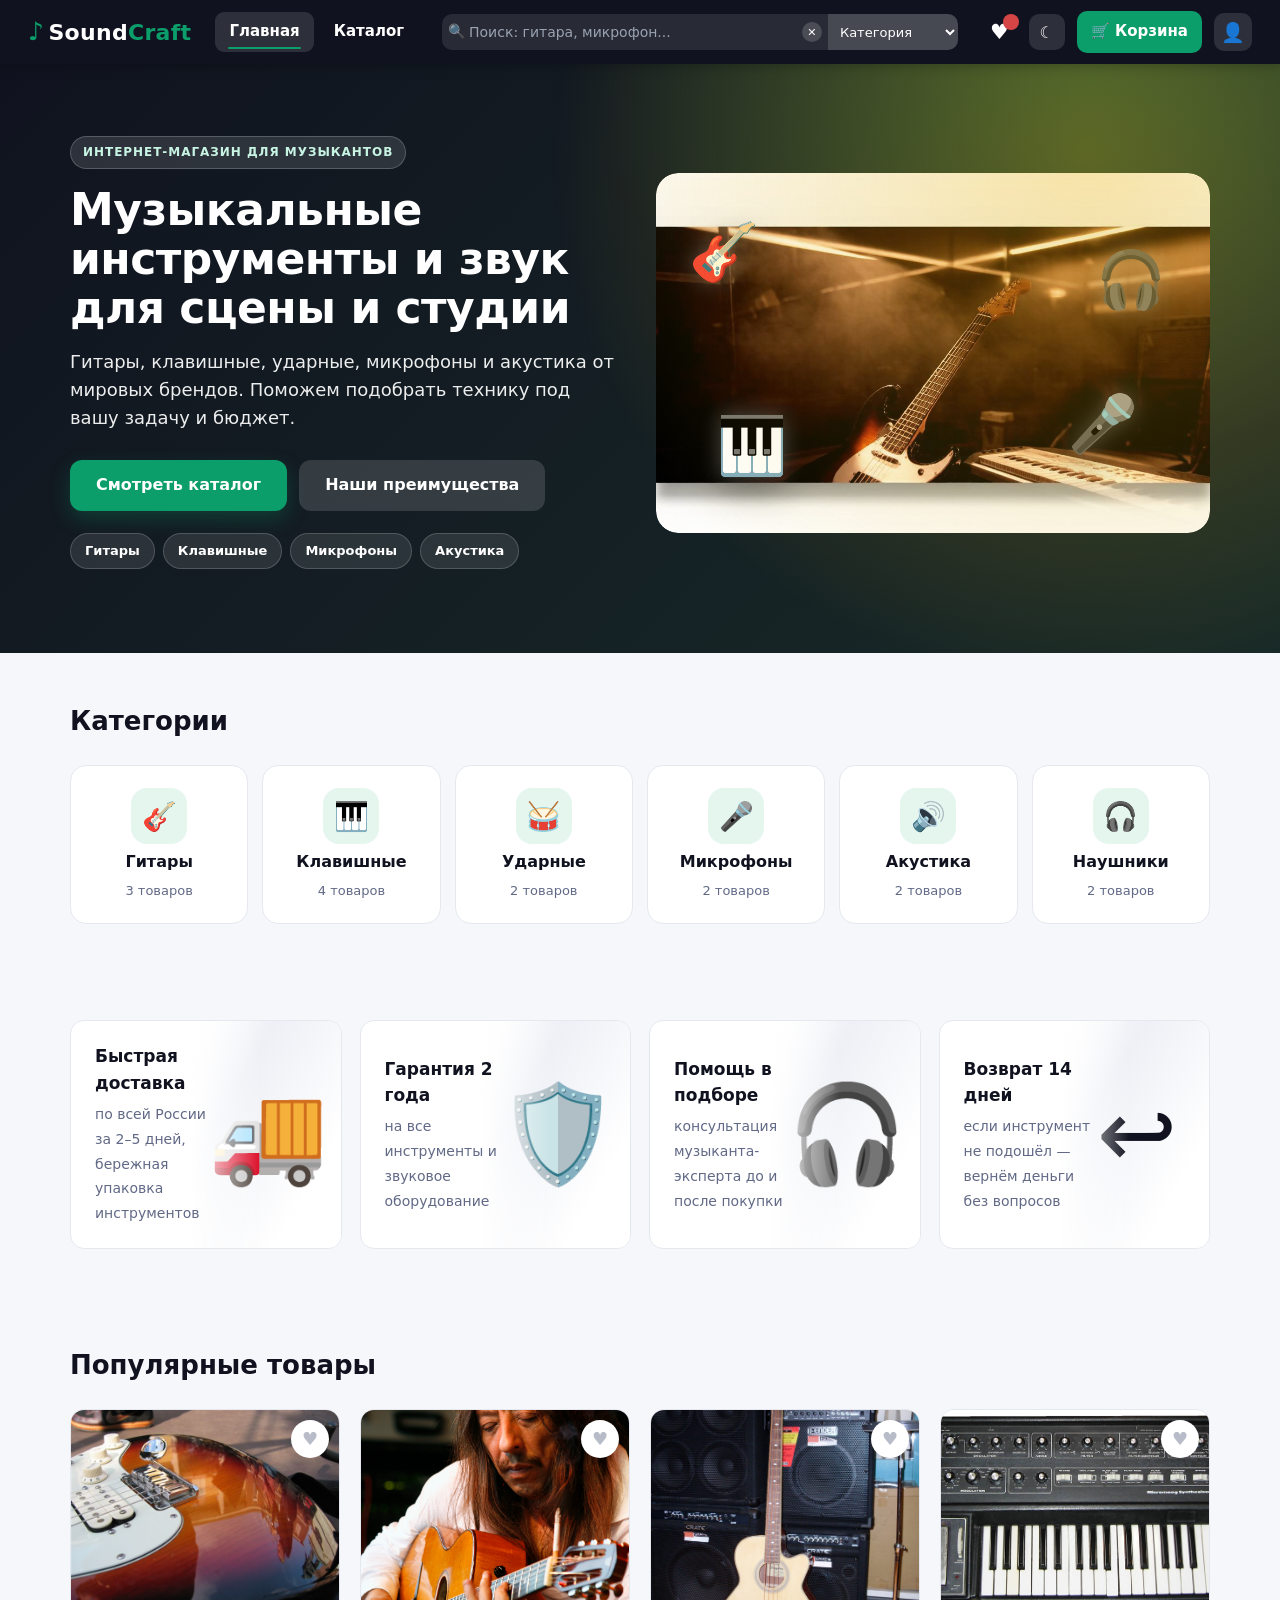
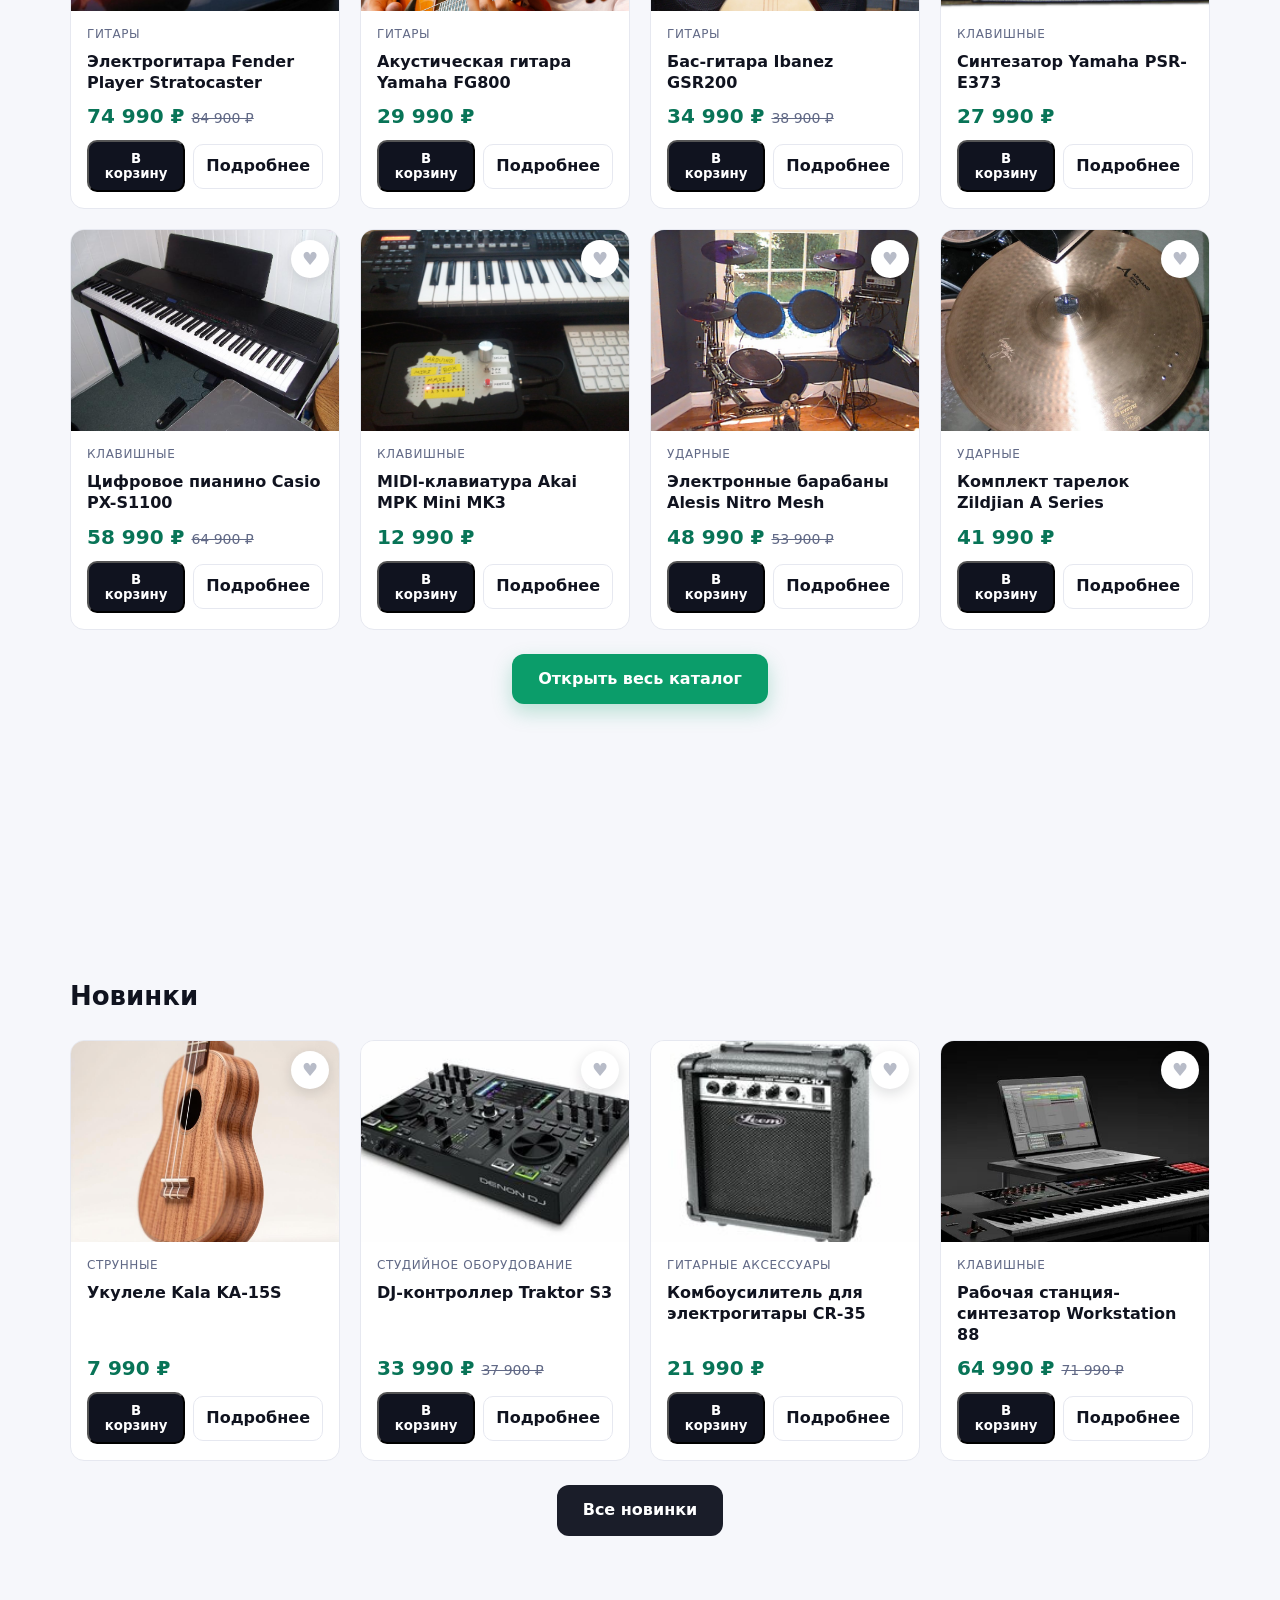
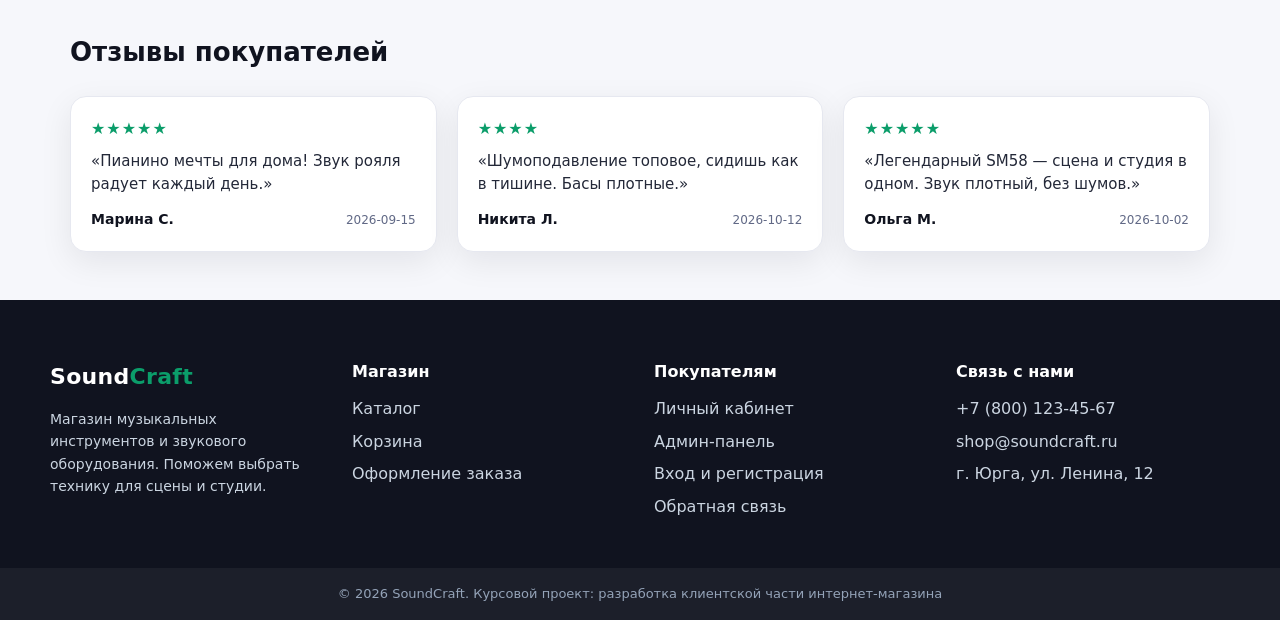
<file: index.html>
﻿<!DOCTYPE html>
<html lang="ru">
<head>
  <meta charset="UTF-8">
  <meta name="viewport" content="width=device-width, initial-scale=1.0">
  <title>SoundCraft — магазин музыкальных инструментов и звукового оборудования</title>
  <link rel="icon" type="image/svg+xml" href="img/favicon.svg">
  <link rel="preload" as="image" href="img/hero.jpg">
  <meta name="description" content="SoundCraft — интернет-магазин музыкальных инструментов, акустики, микрофонов и студийного оборудования. Доставка по всей России.">
  <link rel="stylesheet" href="css/style.css?v=33">
</head>
<body>

  <header class="header"><a class="skip-link" href="#content">К содержанию</a>
    <div class="container header__row">
    <button class="burger" onclick="document.querySelector('#topNav').classList.toggle('open')" aria-label="Меню">☰</button>
    <a class="logo" href="index.html"><span class="logo-mark">♪</span>Sound<b>Craft</b></a>
    <nav class="nav" id="topNav">
      <a href="index.html" class="active">Главная</a>
      <a href="catalog.html">Каталог</a>
    </nav>
    <div class="search" id="globalSearch">
      <div class="search__row">
        <div class="inp-wrap">
          <span class="search-ic">🔍</span>
          <input type="text" id="gsInput" placeholder="Поиск: гитара, микрофон..." autocomplete="off">
          <button class="search-clear" onclick="clearSearch()" aria-label="Очистить поиск">✕</button>
        </div>
        <select id="gsCat"><option value="Все">Категория</option></select>
      </div>
      <div class="search-results" id="gsResults"></div>
    </div>
<div class="header__right">
      <a class="fav-head" href="favorites.html" title="Избранное" aria-label="Избранное">♥<span class="fav-badge" id="favCount"></span></a>
      <button class="toggle" onclick="toggleTheme()" aria-label="Сменить тему" title="Тема">☾</button>
      <a class="cart-btn" href="cart.html">🛒 Корзина <span class="cart-count" id="cartCount"></span></a>
      <div class="user-menu" id="userMenu">
        <button class="user-btn" onclick="toggleUserMenu()" aria-label="Меню пользователя" title="Мой профиль">👤</button>
        <div class="user-drop" id="userDrop"></div>
      </div>
    </div>
  </div></header>

  <section class="hero" id="content">
    <div class="container hero__grid">
      <div class="hero__text">
        <span class="hero__eyebrow">Интернет-магазин для музыкантов</span>
        <h1>Музыкальные инструменты и звук для сцены и студии</h1>
        <p>Гитары, клавишные, ударные, микрофоны и акустика от мировых брендов. Поможем подобрать технику под вашу задачу и бюджет.</p>
        <div style="display:flex;gap:12px;flex-wrap:wrap">
          <a class="btn" href="catalog.html">Смотреть каталог</a>
          <a class="btn btn--ghost" href="#benefits">Наши преимущества</a>
        </div>
        <div class="hero-chips">
          <a class="chip" href="catalog.html?fCat=%D0%93%D0%B8%D1%82%D0%B0%D1%80%D1%8B">Гитары</a>
          <a class="chip" href="catalog.html?fCat=%D0%9A%D0%BB%D0%B0%D0%B2%D0%B8%D1%88%D0%BD%D1%8B%D0%B5">Клавишные</a>
          <a class="chip" href="catalog.html?fCat=%D0%9C%D0%B8%D0%BA%D1%80%D0%BE%D1%84%D0%BE%D0%BD%D1%8B">Микрофоны</a>
          <a class="chip" href="catalog.html?fCat=%D0%90%D0%BA%D1%83%D1%81%D1%82%D0%B8%D0%BA%D0%B0">Акустика</a>
        </div>
      </div>
      <div class="hero-3d" id="hero3d">
        <div class="h3d-rotor" id="h3dRotor">
          <div class="h3d-card"><img src="img/hero.jpg" alt="Музыкальные инструменты в студии" loading="lazy"></div>
        </div>
        <span class="h3d-float h3d-f1" aria-hidden="true">🎸</span>
        <span class="h3d-float h3d-f2" aria-hidden="true">🎧</span>
        <span class="h3d-float h3d-f3" aria-hidden="true">🎹</span>
        <span class="h3d-float h3d-f4" aria-hidden="true">🎤</span>
      </div>
    </div>
  </section>

  <section class="section sr-reveal" id="categories">
    <div class="container">
      <h2>Категории</h2>
      <div class="cat-grid">
        <a class="cat-card" href="catalog.html?fCat=%D0%93%D0%B8%D1%82%D0%B0%D1%80%D1%8B"><div class="cat-ic">🎸</div><b>Гитары</b><span id="c1">0 товаров</span></a>
        <a class="cat-card" href="catalog.html?fCat=%D0%9A%D0%BB%D0%B0%D0%B2%D0%B8%D1%88%D0%BD%D1%8B%D0%B5"><div class="cat-ic">🎹</div><b>Клавишные</b><span id="c2">0 товаров</span></a>
        <a class="cat-card" href="catalog.html?fCat=%D0%A3%D0%B4%D0%B0%D1%80%D0%BD%D1%8B%D0%B5"><div class="cat-ic">🥁</div><b>Ударные</b><span id="c3">0 товаров</span></a>
        <a class="cat-card" href="catalog.html?fCat=%D0%9C%D0%B8%D0%BA%D1%80%D0%BE%D1%84%D0%BE%D0%BD%D1%8B"><div class="cat-ic">🎤</div><b>Микрофоны</b><span id="c4">0 товаров</span></a>
        <a class="cat-card" href="catalog.html?fCat=%D0%90%D0%BA%D1%83%D1%81%D1%82%D0%B8%D0%BA%D0%B0"><div class="cat-ic">🔊</div><b>Акустика</b><span id="c5">0 товаров</span></a>
        <a class="cat-card" href="catalog.html?fCat=%D0%9D%D0%B0%D1%83%D1%88%D0%BD%D0%B8%D0%BA%D0%B8"><div class="cat-ic">🎧</div><b>Наушники</b><span id="c6">0 товаров</span></a>
      </div>
    </div>
  </section>

  <section class="section sr-reveal" id="benefits">
    <div class="container">
      <div class="banners">
        <div class="banner"><div class="banner__content"><b>Быстрая доставка</b><span>по всей России за 2–5 дней, бережная упаковка инструментов</span></div><div class="banner__media">🚚</div></div>
        <div class="banner"><div class="banner__content"><b>Гарантия 2 года</b><span>на все инструменты и звуковое оборудование</span></div><div class="banner__media">🛡️</div></div>
        <div class="banner"><div class="banner__content"><b>Помощь в подборе</b><span>консультация музыканта-эксперта до и после покупки</span></div><div class="banner__media">🎧</div></div>
        <div class="banner"><div class="banner__content"><b>Возврат 14 дней</b><span>если инструмент не подошёл — вернём деньги без вопросов</span></div><div class="banner__media">↩️</div></div>
      </div>
    </div>
  </section>

  <section class="section sr-reveal">
    <div class="container">
      <h2>Популярные товары</h2>
      <div class="grid grid--cards" id="topProducts"></div>
      <div style="text-align:center;margin-top:24px"><a class="btn" href="catalog.html">Открыть весь каталог</a></div>
    </div>
  </section>

  <section class="section sr-reveal" id="promo">
    <div class="container">
      <div class="promo-strip">
        <div><span class="promo-tag">ПРОМОКОД</span> <b>SOUND10</b> — скидка 10% на всё!</div>
        <a class="btn btn--sm" href="cart.html">Применить в корзине</a>
      </div>
    </div>
  </section>

  <section class="section sr-reveal">
    <div class="container">
      <h2>Новинки</h2>
      <div class="grid grid--cards" id="newProducts"></div>
      <div style="text-align:center;margin-top:24px"><a class="btn btn--ghost" style="background:#1a1d29" href="catalog.html">Все новинки</a></div>
    </div>
  </section>

  <section class="section sr-reveal" id="recentSection" style="display:none">
    <div class="container">
      <h2>Недавно просмотренные</h2>
      <div class="grid grid--cards" id="recentGrid"></div>
    </div>
  </section>

  <section class="section sr-reveal" id="homeReviews">
    <div class="container">
      <h2>Отзывы покупателей</h2>
      <div class="grid grid--rev" id="revGrid"></div>
    </div>
  </section>

  <footer class="footer">
    <div class="container footer__row">
      <div>
        <a class="logo" href="index.html" style="color:#fff">Sound<b>Craft</b></a>
        <p style="font-size:14px;line-height:1.6;max-width:280px">Магазин музыкальных инструментов и звукового оборудования. Поможем выбрать технику для сцены и студии.</p>
      </div>
      <div>
        <h4>Магазин</h4>
        <ul><li><a href="catalog.html">Каталог</a></li>
        <li><a href="cart.html">Корзина</a></li>
        <li><a href="checkout.html">Оформление заказа</a></li></ul>
      </div>
      <div>
        <h4>Покупателям</h4>
        <ul><li><a href="profile.html">Личный кабинет</a></li>
        <li><a href="admin.html">Админ-панель</a></li>
        <li><a href="auth.html">Вход и регистрация</a></li>
        <li><a href="contacts.html#feedback">Обратная связь</a></li></ul>
      </div>
      <div>
        <h4>Связь с нами</h4>
        <ul><li>+7 (800) 123-45-67</li><li>shop@soundcraft.ru</li>
        <li>г. Юрга, ул. Ленина, 12</li></ul>
      </div>
    </div>
    <div class="footer__bottom">© 2026 SoundCraft. Курсовой проект: разработка клиентской части интернет-магазина</div>
  </footer>
  <div class="mob-bar" id="mobBar"></div>

  <script src="js/data.js?v=33"></script>
  <script src="js/api.js?v=33"></script>
  <script src="js/main.js?v=33"></script>
  <script>
    // Шапка и подвал уже прописаны в HTML этого файла — только инициализируем их
    // Сначала пользователь и корзина (не зависят от данных каталога)
    renderCartCount();
    renderUserMenu();
    renderFavCount();
    seedReviews();
    applyTheme();
    const firstSec = document.querySelector(".section"); if(firstSec && !firstSec.id) firstSec.id = "content";
    initSearch();
    initHeaderGlobal();
    initHero3D();
    const mbx = document.getElementById("mobBar");
    if(mbx) mbx.innerHTML = `<a href="index.html" class="on">🏠<span>Главная</span></a><a href="catalog.html">🔍<span>Каталог</span></a><a href="cart.html">🛒<span>Корзина</span></a><a href="profile.html">👤<span>Профиль</span></a>`;

    // Скелетоны на время загрузки, затем — популярные товары
    document.getElementById("topProducts").innerHTML = skeletonCards(4);
    document.getElementById("newProducts").innerHTML = skeletonCards(4);
    loadProducts().then(()=>{
      fillSearchCats();
      // счётчики категорий
      const catCounts = {};
      PRODUCTS.forEach(p=>{ catCounts[p.cat] = (catCounts[p.cat]||0)+1; });
      
      const map = {c1:"Гитары",c2:"Клавишные",c3:"Ударные",c4:"Микрофоны",c5:"Акустика",c6:"Наушники"};
      Object.keys(map).forEach(k=>{ const el=document.getElementById(k); if(el) el.textContent = (catCounts[map[k]]||0)+" товаров"; });
      // популярные
      const container = document.getElementById("topProducts");
      const topItems = PRODUCTS.slice(0, 8);
      container.innerHTML = topItems.map(p=>cardHtml(p)).join("");
      // новинки (последние добавленные)
      const newBox = document.getElementById("newProducts");
      newBox.innerHTML = PRODUCTS.slice(-4).reverse().map(p=>cardHtml(p)).join("");
      // отзывы на главной
      const revs = JSON.parse(localStorage.getItem("sc_reviews")||"[]").slice(-3).reverse();
      const grid = document.getElementById("revGrid");
      grid.innerHTML = revs.length ? revs.map(r=>`
        <div class="rev-card"><div class="rv-stars">${"★".repeat(r.rating)}</div><p>«${escapeHtml((r.text||"").slice(0,120))}${(r.text||"").length>120?"…":""}»</p>
        <div class="rv-meta"><b>${escapeHtml(r.user||"Покупатель")}</b> <span class="rv-date">${escapeHtml(r.date||"")}</span></div></div>`).join("")
      : `<div class="empty-state" style="grid-column:1/-1">Пока нет отзывов — оставьте первый <a href="catalog.html" style="color:var(--brand)">после покупки</a>.</div>`;
      // недавно просмотренные
      const rids = getRecent();
      if(rids.length){
        const sec = document.getElementById("recentSection"); sec.style.display = "block";
        document.getElementById("recentGrid").innerHTML = rids.map(id=>PRODUCTS.find(p=>p.id===id)).filter(Boolean).map(p=>cardHtml(p)).join("");
      }
      initReveal();
    });

    function cardHtml(p){
      return `
      <article class="card">
        <a class="card__img" href="product.html?id=${p.id}">
          <span class="card__icon">${p.icon}</span>
          ${p.img?`<img class="card__photo" src="${p.img}" alt="${escapeHtml(p.name)}" loading="lazy" onerror="this.remove()">`:""}
          ${favBtn(p.id)}
          ${badgesHtml(p)}
        </a>
        <div class="card__body">
          <span class="card__cat">${escapeHtml(p.cat)}</span>
          <a class="card__name" href="product.html?id=${p.id}">${escapeHtml(p.name)}</a>
          <div class="card__price">${fmtPrice(p.price)} ${p.oldPrice?`<s class="card__old">${fmtPrice(p.oldPrice)}</s>`:""}</div>
          <div class="card__row">
            ${buyButton(p.id)}
            <a class="btn--view" href="product.html?id=${p.id}">Подробнее</a>
          </div>
        </div>
      </article>`;
    }
  </script>
</body>
</html>
</file>
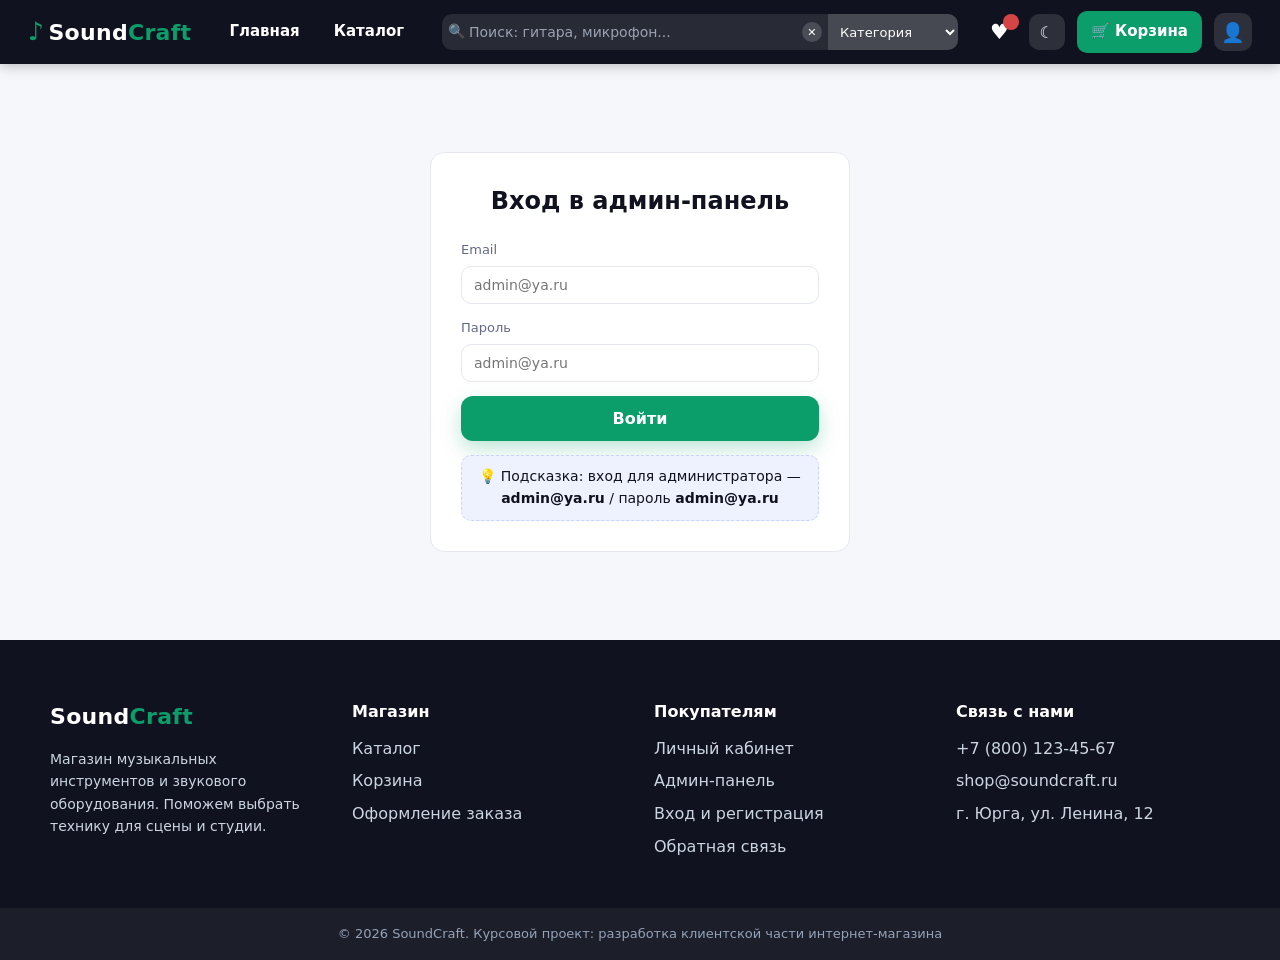
<file: admin.html>
﻿<!DOCTYPE html>
<html lang="ru">
<head>
  <meta charset="UTF-8">
  <meta name="viewport" content="width=device-width, initial-scale=1.0">
  <title>Админ-панель — SoundCraft</title>
  <link rel="icon" type="image/svg+xml" href="img/favicon.svg">
  <link rel="stylesheet" href="css/style.css?v=33">
</head>
<body>
  <section class="section">
    <div class="container" id="adminWrap">
      <div class="empty">Загрузка...</div>
    </div>
  </section>

  <script src="js/data.js?v=33"></script>
  <script src="js/api.js?v=33"></script>
  <script src="js/main.js?v=33"></script>
  <script>
    renderPage("admin.html");
    renderCartCount();
    renderUserMenu();

    // ---------- Вход в админку (admin@ya.ru / admin@ya.ru) ----------
    window.isAdmin = () => sessionStorage.getItem("sc_admin")==="1";

    const wrap = document.getElementById("adminWrap");

    function loginScreen(){
      wrap.innerHTML = `
      <div class="auth-wrap">
        <h1>Вход в админ-панель</h1>
        <div class="form-msg" id="amsg"></div>
        <form id="alform">
          <div class="field"><label>Email</label><input type="email" id="alogin" autocomplete="username" placeholder="admin@ya.ru"></div>
          <div class="field"><label>Пароль</label><input type="password" id="apass" autocomplete="current-password" placeholder="admin@ya.ru"></div>
          <button class="btn btn--block" type="submit">Войти</button>
        </form>
        <div class="auth-link" style="background:#eef2ff;border:1px dashed #c7d2fe;border-radius:10px;padding:10px 12px;margin-top:14px;color:var(--ink)">
          💡 Подсказка: вход для администратора — <b>admin@ya.ru</b> / пароль <b>admin@ya.ru</b>
        </div>
      </div>`;
      document.getElementById("alform").addEventListener("submit", e=>{
        e.preventDefault();
        const u = document.getElementById("alogin").value.trim().toLowerCase();
        const p = document.getElementById("apass").value;
        if(window.adminCreds(u, p)){
          window.grantAdmin();
          initAdmin();
        } else {
          const m = document.getElementById("amsg");
          m.className = "form-msg show form-msg--err";
          m.textContent = "Неверный email или пароль";
        }
      });
    }

    // ---------- Панель администратора ----------
    function initAdmin(){
      wrap.innerHTML = `
        <h1 style="margin:0 0 8px">Админ-панель</h1>
        <p style="color:var(--muted);margin:0 0 16px">Управление товарами и заказами</p>
        <div class="kpis" id="kpis"></div>
        <div class="sort-bar" style="margin-bottom:0">
          <button class="btn btn--sm tab-btn active" data-tab="products">Товары</button>
          <button class="btn btn--sm tab-btn" data-tab="orders">Заказы</button>
          <button class="btn btn--sm tab-btn" data-tab="messages">Сообщения</button>
          <button class="btn btn--ghost btn--sm" style="margin-left:auto;background:#1a1d29" onclick="sessionStorage.removeItem('sc_admin');setCurrentUser(null);location.reload()">Выйти</button>
        </div>
        <div id="tab-products" class="tab-pane"></div>
        <div id="tab-orders" class="tab-pane" style="display:none"></div>
        <div id="tab-messages" class="tab-pane" style="display:none"></div>`;

      document.querySelectorAll(".tab-btn").forEach(b=>b.addEventListener("click",()=>{
        document.querySelectorAll(".tab-btn").forEach(x=>x.classList.toggle("active", x===b));
        document.getElementById("tab-products").style.display = b.dataset.tab==="products"?"block":"none";
        document.getElementById("tab-orders").style.display = b.dataset.tab==="orders"?"block":"none";
        document.getElementById("tab-messages").style.display = b.dataset.tab==="messages"?"block":"none";
        if(b.dataset.tab==="messages") renderAdminMessages();
      }));

      renderKpis();
      renderAdminProducts();
      renderAdminOrders();
    }

    // ---------- Карточки-метрики ----------
    function renderKpis(){
      const kp = document.getElementById("kpis"); if(!kp) return;
      const orders = JSON.parse(localStorage.getItem("sc_orders")||"[]");
      const revenue = orders.reduce((s,o)=>s+(Number(o.total)||0),0);
      const active = orders.filter(o=>!["Доставлен","Отменён"].includes(o.status||"")).length;
      const cart = JSON.parse(localStorage.getItem("sc_cart")||"[]").length;
      const msgs = JSON.parse(localStorage.getItem("sc_messages")||"[]");
      const unreadMsgs = msgs.filter(m=>!m.read).length;
      kp.innerHTML = [
        ["Товаров в каталоге", PRODUCTS.length],
        ["Добавлено вами", (JSON.parse(localStorage.getItem("sc_extra")||"[]")).length],
        ["Удалено", (JSON.parse(localStorage.getItem("sc_deleted")||"[]")).length],
        ["Заказов всего", orders.length],
        ["Заказов в работе", active],
        ["Сообщений", msgs.length],
        ["Новых сообщений", unreadMsgs],
        ["Выручка, ₽", revenue.toLocaleString("ru-RU")],
      ].map(([name,val])=>`<div class="kpi"><b>${val}</b><span>${name}</span></div>`).join("");
    }

    // ---------- Сообщения (обратная связь) ----------
    function renderAdminMessages(){
      const pane = document.getElementById("tab-messages");
      const msgs = JSON.parse(localStorage.getItem("sc_messages")||"[]").slice().reverse();
      if(!msgs.length){ pane.innerHTML = `<h2 style="font-size:20px;margin:0 0 10px">Сообщения (0)</h2><div class="empty">Сообщений пока нет.</div>`; return; }
      pane.innerHTML = `<h2 style="font-size:20px;margin:0 0 10px">Сообщения (${msgs.length})</h2>` +
        msgs.map((m,i)=>`
          <div class="order-item" style="margin-bottom:12px">
            <div class="order-head" style="cursor:default">
              <b>${escapeHtml(m.name||"Гость")}</b>
              <span class="rv-date">${escapeHtml(m.email||"")}</span>
              <span class="rv-date">${escapeHtml(m.date||"")}</span>
              <span class="order-status st-${m.read?"доставлен":"новый"}" style="margin-left:auto">${m.read?"Прочитано":"Новое"}</span>
            </div>
            <div class="order-detail">
              <p style="margin:0 0 8px"><b>Тема:</b> ${escapeHtml(m.topic||"—")}</p>
              <p style="margin:0 0 12px">${escapeHtml(m.msgText||"—")}</p>
              <div class="edit-actions">
                ${m.read?`<button class="btn btn--sm btn--grey" onclick="toggleMsgRead(${i})">Отметить как новое</button>`:`<button class="btn btn--sm btn--grey" onclick="toggleMsgRead(${i})">Отметить прочитанным</button>`}
                <button class="btn btn--sm btn--grey" onclick="respondMsg(${m.email})">Ответить</button>
                <button class="btn btn--sm btn--grey" onclick="deleteMsg(${i})">Удалить</button>
              </div>
            </div>
          </div>`).join("");
    }
    window.toggleMsgRead = function(i){
      const msgs = JSON.parse(localStorage.getItem("sc_messages")||"[]").slice().reverse();
      msgs[i].read = !msgs[i].read;
      localStorage.setItem("sc_messages", JSON.stringify(msgs.slice().reverse()));
      renderAdminMessages(); renderKpis();
    };
    window.respondMsg = function(email){
      prompt("Новый email-ответ клиенту:\nОтправить письмо на " + (email||"") + "?");
      toast("Ответ отправлен на " + (email||"адрес клиента"));
    };
    window.deleteMsg = function(i){
      if(!confirm("Удалить сообщение?")) return;
      const msgs = JSON.parse(localStorage.getItem("sc_messages")||"[]").slice().reverse();
      msgs.splice(i,1);
      localStorage.setItem("sc_messages", JSON.stringify(msgs.slice().reverse()));
      renderAdminMessages(); renderKpis();
    };

    // ---------- Товары: список + добавить (с фото) + редактировать/удалить ----------
    function filesToDataURLs(files, cb){
      const list = Array.from(files);
      if(!list.length) return cb([]);
      const out = []; let done = 0;
      const read = (i)=>{
        if(i >= list.length) return cb(out);
        const f = list[i];
        const img = new Image();
        const u = URL.createObjectURL(f);
        img.onload = ()=>{
          try{
            const max = 1000;
            let w = img.naturalWidth, h = img.naturalHeight;
            if(Math.max(w,h) > max){ const k = max/Math.max(w,h); w = Math.round(w*k); h = Math.round(h*k); }
            const cv = document.createElement("canvas"); cv.width = w; cv.height = h;
            cv.getContext("2d").drawImage(img, 0, 0, w, h);
            out.push(cv.toDataURL("image/jpeg", 0.8));
          }catch(e){ /* пропустить файл */ }
          URL.revokeObjectURL(u);
          done++; read(i+1);
        };
        img.onerror = ()=>{ done++; read(i+1); };
        img.src = u;
      };
      read(0);
    }
    function imgThumb(u, rmPath){
      return `<span class="img-cell"><img src="${u}" alt="">
        <button type="button" class="rm" title="Убрать" onclick="${rmPath}">×</button></span>`;
    }
    function renderAdminProducts(){
      if(window.loadProducts) loadProducts().then(()=>{
        const pane = document.getElementById("tab-products");
        window.__pending = [];
        pane.innerHTML = `
          <h2 style="font-size:20px;margin:20px 0 10px">Добавить товар</h2>
          <div class="edit-card"><h2 class="edit-head" style="justify-content:flex-start">➕ Добавить товар</h2><form id="addForm">
            <div class="edit-grid">
              <div class="field"><label>Название</label><input id="nName" required></div>
              <div class="field"><label>Категория</label>
                <input id="nCat" list="catList" placeholder="Выберите или введите категорию" required>
                <datalist id="catList">${CATEGORIES.filter(c=>c!=="Все").map(c=>`<option value="${escapeHtml(c)}"></option>`).join("")}</datalist>
              </div>
              <div class="field"><label>Цена, ₽</label><input id="nPrice" type="number" min="0" required></div>
              <div class="field"><label>Старая цена, ₽</label><input id="nOld" type="number" min="0" placeholder="0 = нет скидки"></div>
              <div class="field"><label>Иконка/эмодзи</label><input id="nIcon" value="🎸"></div>
            </div>
<div class="field"><label>Изображения товара</label>
            <div class="img-grid" id="ePrev"></div>
            <label class="admin-file" for="eFiles">📷 Загрузить / добавить фото</label>
            <input id="eFiles" type="file" accept="image/*" multiple style="display:none">
          </div>
            <div class="field"><label>Или ссылка на изображение (URL)</label><input id="nImg" placeholder="https://..."></div>
            <button class="btn btn--block" style="margin-top:6px" type="submit">Добавить товар</button>
          </form></div>
          <div id="editWrap"></div>
          <div class="admin-toolbar">
            <input class="admin-search" id="proSearch" placeholder="🔍 Поиск по товарам...">
            <span class="spacer"></span>
            <button class="btn btn--sm btn--grey" onclick="exportData('products')">Экспорт каталога (JSON)</button>
            <button class="btn btn--sm btn--grey" onclick="exportData('orders')">Экспорт заказов (JSON)</button>
          </div>
          <h2 style="font-size:20px;margin:0 0 10px;display:flex;align-items:center;gap:12px;flex-wrap:wrap">Все товары (<span id="proCount">${PRODUCTS.length}</span>)
            <button class="btn btn--sm" style="background:var(--line);color:var(--ink)" onclick="resetCatalogChanges()">Сбросить изменения каталога</button>
          </h2>
          <div style="overflow-x:auto">
            <table class="cart-table">
              <thead><tr><th>ID</th><th>Товар</th><th>Категория</th><th>Цена</th><th>Действия</th></tr></thead>
              <tbody id="proBody">${PRODUCTS.map(prodRow).join("")}</tbody>
            </table></div>`;

        function renderPendingPrev(){
          document.getElementById("nPrev").innerHTML = window.__pending.map((u,i)=>imgThumb(u, "window.__pending.splice("+i+",1);renderPendingPrev()")).join("");
        }
        // поиск по товарам
        const ps = document.getElementById("proSearch");
        if(ps) ps.addEventListener("input", ()=>{
          const q = ps.value.trim().toLowerCase();
          const list = PRODUCTS.filter(p=>!q || p.name.toLowerCase().includes(q) || p.cat.toLowerCase().includes(q) || String(p.id).includes(q));
          document.getElementById("proCount").textContent = list.length;
          document.getElementById("proBody").innerHTML = list.map(prodRow).join("");
        });
        const nfEl = document.getElementById("nFiles");
        if(nfEl) nfEl.addEventListener("change", e=>{
          filesToDataURLs(e.target.files, urls=>{ window.__pending = urls; renderPendingPrev(); });
        });

        const af = document.getElementById("addForm");
        if(af) af.addEventListener("submit", e=>{
          e.preventDefault();
          const url = document.getElementById("nImg").value.trim();
          const images = window.__pending.length ? window.__pending.slice() : (url ? [url] : []);
          window.addProduct({
            name: document.getElementById("nName").value.trim(),
            cat: document.getElementById("nCat").value.trim()||"Разное",
            price: +document.getElementById("nPrice").value || 0,
            oldPrice: +document.getElementById("nOld").value || null,
            icon: document.getElementById("nIcon").value || "🎸",
            img: images[0] || url || null, images,
            badge: null, desc: ""
          });
          toast("Товар добавлен в каталог");
          e.target.reset(); window.__pending=[]; document.getElementById("nPrev").innerHTML="";
          renderAdminProducts();
          renderKpis();
        });
      });
      renderKpis();   // обновить метрики после загрузки товаров
    }
    function prodRow(p){
      return `<tr>
        <td>${p.id}</td>
        <td><div class="cart-item"><div class="cart-item__thumb">${p.icon}${p.img?`<img src="${p.img}" alt="" loading="lazy" onerror="this.remove()">`:""}</div><span>${escapeHtml(p.name)}</span></div></td>
        <td>${escapeHtml(p.cat)}</td><td>${fmtPrice(p.price)}</td>
        <td style="white-space:nowrap">
          <button class="btn btn--sm" style="background:#eef2ff;color:var(--brand-dark);border:none" onclick="editProd(${p.id})">Изменить</button>
          <button class="btn btn--sm" style="background:#f0f4ff;color:var(--brand-dark);border:none" onclick="dupProd(${p.id})">Дублировать</button>
          <button class="btn btn--sm" style="background:#fee2e2;color:#b91c1c;border:none" onclick="delProd(${p.id})">Удалить</button>
        </td>
      </tr>`;
    }
    window.dupProd = function(id){
      const p = PRODUCTS.find(x=>x.id===id); if(!p) return;
      window.addProduct(Object.assign({}, p, { name: p.name + " (копия)", id: Date.now() }));
      toast("Товар дублирован");
      renderAdminProducts();
      renderKpis();
    };
    window.exportData = function(kind){
      const data = kind==="products"
        ? PRODUCTS
        : JSON.parse(localStorage.getItem("sc_orders")||"[]");
      const blob = new Blob([JSON.stringify(data, null, 2)], {type:"application/json"});
      const a = document.createElement("a");
      a.href = URL.createObjectURL(blob);
      a.download = kind==="products" ? "catalog.json" : "orders.json";
      a.click();
      URL.revokeObjectURL(a.href);
      toast("Экспортировано: " + a.download);
    };
    window.delProd = function(id){
      if(!confirm("Удалить товар из каталога?")) return;
      window.deleteProduct(id); toast("Товар удалён"); renderAdminProducts(); renderKpis();
    };
    window.resetCatalogChanges = function(){
      localStorage.removeItem("sc_extra");
      localStorage.removeItem("sc_deleted");
      localStorage.removeItem("sc_edits");
      window.applyCatalog(window.BASE_PRODUCTS);
      renderAdminProducts();
      toast("Каталог восстановлен к исходному виду");
    };
    window.editProd = function(id){
      const p = PRODUCTS.find(x=>x.id===id); if(!p) return;
      const st = { imgs: (p.images && p.images.length ? p.images : (p.img ? [p.img] : [])).slice() };
      st.render = function(){ const el=document.getElementById("ePrev"); if(el) el.innerHTML = st.imgs.map((u,i)=>imgThumb(u,"window.__editState.remove("+i+")")).join(""); };
      st.remove = function(i){ st.imgs.splice(i,1); st.render(); };
      window.__editState = st;
      const w = document.getElementById("editWrap");
      w.innerHTML = `
        <div class="edit-card">
          <div class="edit-head">
            <h2>✏️ Редактирование товара #${id}</h2>
            <button class="rm" style="position:static" onclick="document.getElementById('editWrap').innerHTML=''" title="Закрыть">×</button>
          </div>
          <form id="editForm">
            <div class="edit-grid">
              <div class="field"><label>Название</label><input id="eName" value="${escapeHtml(p.name)}"></div>
              <div class="field"><label>Категория</label><input id="eCat" value="${escapeHtml(p.cat)}"></div>
              <div class="field"><label>Цена, ₽</label><input id="ePrice" type="number" value="${p.price}"></div>
              <div class="field"><label>Старая цена, ₽</label><input id="eOld" type="number" value="${p.oldPrice||0}"></div>
              <div class="field"><label>Иконка</label><input id="eIcon" value="${escapeHtml(p.icon)}"></div>
            </div>
            <div class="field">
              <label>Изображения товара</label>
              <div class="img-grid" id="ePrev"></div>
              <label class="img-add" for="eFiles" title="Загрузить фото">+</label>
              <input id="eFiles" type="file" accept="image/*" multiple style="display:none">
            </div>
            <div class="field"><label>Добавить по ссылке (URL)</label><input id="eImg" placeholder="https://..."></div>
            <div class="edit-actions">
              <button class="btn btn--sm" type="submit">Сохранить</button>
              <button class="btn btn--sm btn--grey" type="button" onclick="document.getElementById('editWrap').innerHTML=''">Отмена</button>
            </div>
          </form>
        </div>`;
      st.render();
      const efEl = document.getElementById("eFiles");
      if(efEl) efEl.addEventListener("change", e=>{
        filesToDataURLs(e.target.files, urls=>{ st.imgs.push(...urls); st.render(); });
      });
      document.getElementById("editForm").addEventListener("submit", ev=>{
        ev.preventDefault();
        const u = document.getElementById("eImg").value.trim();
        if(u) st.imgs.push(u);
        const images = st.imgs.length ? st.imgs.slice() : [];
        window.addEdit(id, {
          name: document.getElementById("eName").value.trim(),
          cat: document.getElementById("eCat").value.trim() || p.cat,
          price: +document.getElementById("ePrice").value || 0,
          oldPrice: +document.getElementById("eOld").value || null,
          icon: document.getElementById("eIcon").value || p.icon,
          img: images[0] || p.img || null, images
        });
        toast("Изменения сохранены");
        w.innerHTML="";
        renderAdminProducts();
      });
    };

    // ---------- Заказы: список + смена статуса + уведомление клиенту ----------
    function renderAdminOrders(){
      const pane = document.getElementById("tab-orders");
      const orders = JSON.parse(localStorage.getItem("sc_orders")||"[]");
      if(!orders.length){ pane.innerHTML = `<h2 style="font-size:20px;margin:0 0 10px">Заказы (0)</h2><div class="empty">Заказов пока нет.</div>`; return; }
      const count = s => orders.filter(o=>(o.status||"Новый")===s).length;
      const badges = STATUSES.map(s=>`<span class="kpi" style="padding:8px 12px"><b style="font-size:16px">${count(s)}</b><span>${s}</span></span>`).join("");
      pane.innerHTML = `<h2 style="font-size:20px;margin:0 0 10px">Заказы (${orders.length})</h2>
        <div class="kpis" style="margin-bottom:12px">${badges}</div>
        <div style="overflow-x:auto">
        <table class="cart-table">
          <thead><tr><th>№</th><th>Дата</th><th>Клиент</th><th>Состав</th><th>Сумма</th><th>Статус</th></tr></thead>
          <tbody>${orders.map((o,i)=>orderRow(o,i)).join("")}</tbody>
        </table></div>`;
    }
    const STATUSES = ["Новый","Подтверждён","Собран","Отправлен","Доставлен","Отменён"];
    function orderRow(o,i){
      const num = 1000+i+1;
      const st = o.status || "Новый";
      return `<tr>
        <td>${num}</td><td>${escapeHtml(o.date||"")}</td><td>${escapeHtml(o.name||"")}</td>
        <td>${(o.items||[]).map(it=>escapeHtml(it.name)+" ×"+it.qty).join("; ")}${o.comment?`<br><small style="color:var(--muted)">📝 ${escapeHtml(o.comment)}</small>`:""}</td>
        <td>${fmtPrice(o.total||0)}</td>
        <td><select onchange="setStatus(${i},this.value)">
          ${STATUSES.map(s=>`<option value="${s}" ${s===st?"selected":""}>${s}</option>`).join("")}
        </select></td>
      </tr>`;
    }
    window.setStatus = function(i, st){
      const orders = JSON.parse(localStorage.getItem("sc_orders")||"[]");
      const o = orders[i]; if(!o) return;
      o.status = st;
      localStorage.setItem("sc_orders", JSON.stringify(orders));
      // уведомление клиенту (имитация email-уведомления)
      const notif = JSON.parse(localStorage.getItem("sc_notifications")||"[]");
      notif.push({ orderNo:1000+i+1, status:st, text:"Статус вашего заказа изменён на «"+st+"»", date:new Date().toLocaleString("ru-RU") });
      localStorage.setItem("sc_notifications", JSON.stringify(notif));
      toast("Статус обновлён, клиенту отправлено уведомление"); renderKpis();
    };

    // ---------- запуск ----------
    if(window.isAdmin()) initAdmin(); else loginScreen();
  </script>
</body>
</html>
</file>
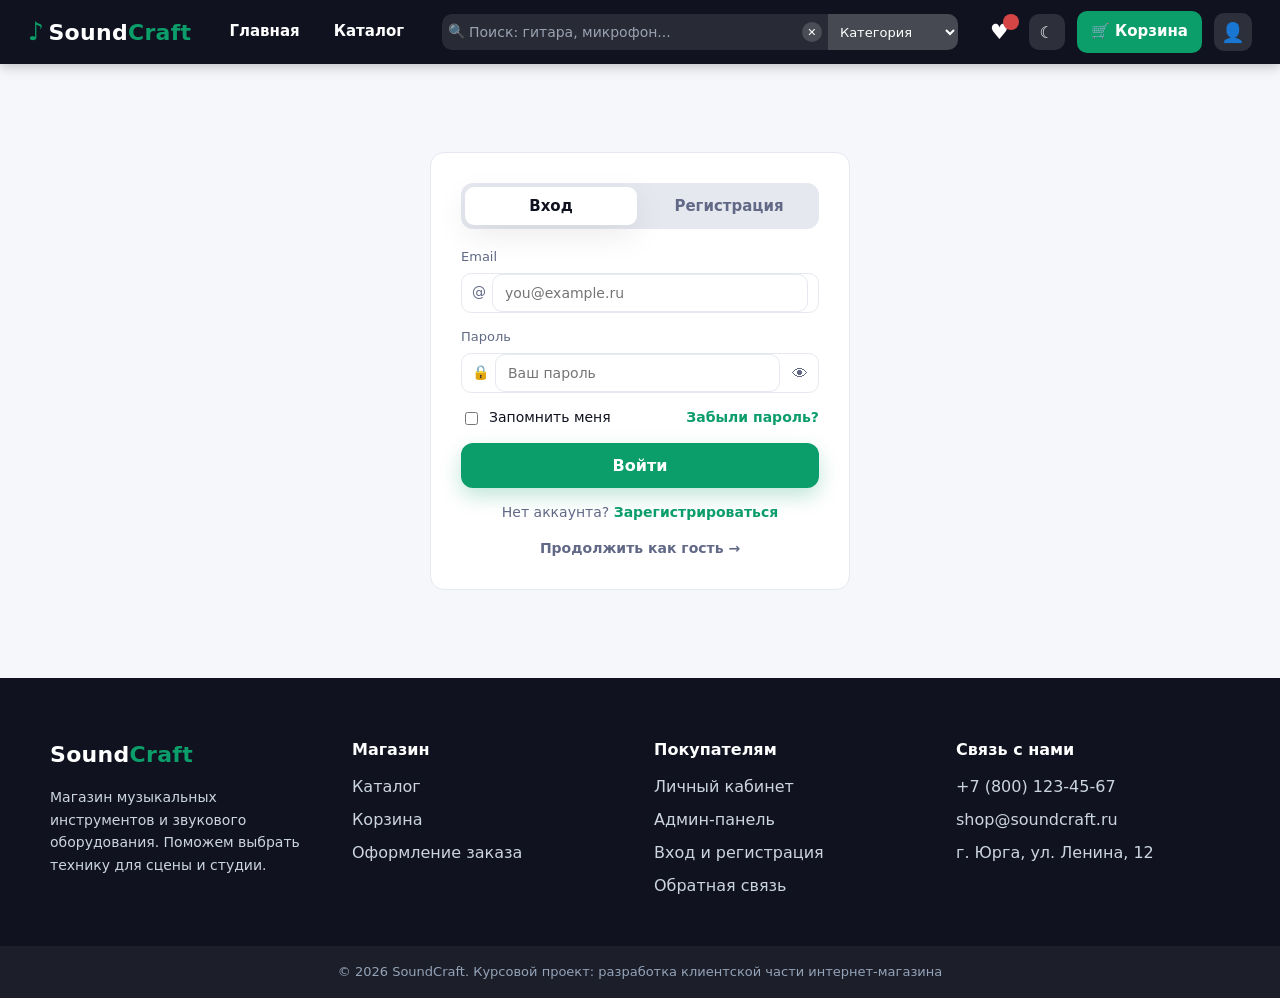
<file: auth.html>
﻿<!DOCTYPE html>
<html lang="ru">
<head>
  <meta charset="UTF-8">
  <meta name="viewport" content="width=device-width, initial-scale=1.0">
  <title>Вход и регистрация — SoundCraft</title>
  <link rel="icon" type="image/svg+xml" href="img/favicon.svg">
  <meta name="description" content="Вход и регистрация в интернет-магазине музыкальных инструментов">
  <link rel="stylesheet" href="css/style.css?v=33">
</head>
<body>
  <section class="section">
    <div class="auth-wrap">
      <div class="auth-tabs">
        <button class="atab active" data-mode="login">Вход</button>
        <button class="atab" data-mode="register">Регистрация</button>
      </div>

      <div class="form-msg" id="msg"></div>

      <!-- Вход -->
      <form id="loginForm">
        <div class="field"><label>Email</label>
          <div class="input-ic">@<input type="email" id="email" placeholder="you@example.ru" autocomplete="username" required></div>
        </div>
        <div class="field"><label>Пароль</label>
          <div class="input-ic">🔒<input type="password" id="pass" placeholder="Ваш пароль" autocomplete="current-password" required>
            <button type="button" class="eye" onclick="togglePass('pass', this)" aria-label="Показать пароль">👁</button>
          </div>
        </div>
        <div class="auth-row">
          <label class="check-row" style="margin:0"><input type="checkbox" id="remember"> Запомнить меня</label>
          <a class="auth-link" style="margin:0;color:var(--brand);font-weight:700" href="#" onclick="return showForgot(event)">Забыли пароль?</a>
        </div>
        <button class="btn btn--block" type="submit" id="loginBtn">Войти</button>
      </form>

      <!-- Регистрация -->
      <form id="regForm" style="display:none">
        <div class="field"><label>ФИО <span class="help">?<span class="tip">ФИО используется для адреса доставки и обращений к вам. После регистрации в аккаунте отображается только ваше имя.</span></span></label>
          <div class="input-ic">👤<input type="text" id="regName" placeholder="Фамилия Имя Отчество" required></div>
        </div>
        <div class="field"><label>Email</label>
          <div class="input-ic">@<input type="email" id="regEmail" placeholder="you@example.ru" autocomplete="username" required></div>
        </div>
        <div class="field"><label>Пароль</label>
          <div class="input-ic">🔒<input type="password" id="regPass" placeholder="Минимум 6 символов" autocomplete="new-password" required>
            <button type="button" class="eye" onclick="togglePass('regPass', this)" aria-label="Показать пароль">👁</button>
          </div>
          <div class="strength" id="strengthBar"></div>
        </div>
        <div class="field"><label>Подтвердите пароль</label>
          <div class="input-ic">🔒<input type="password" id="regPass2" placeholder="Повторите пароль" autocomplete="new-password" required></div>
        </div>
        <button class="btn btn--block" type="submit">Создать аккаунт</button>
      </form>

      <!-- Восстановление пароля -->
      <form id="forgotForm" style="display:none">
        <h3 style="margin:0 0 10px">Восстановление пароля</h3>
        <p style="color:var(--muted);font-size:14px;margin:0 0 12px">Укажите email от аккаунта — вышлем инструкцию по смене пароля.</p>
        <div class="field"><label>Email</label><input type="email" id="forgotEmail" placeholder="you@example.ru" required></div>
        <button class="btn btn--block" type="submit">Отправить инструкцию</button>
        <a class="auth-link" style="display:block;text-align:center;margin-top:12px" href="#" onclick="return backToLogin(event)">← Вернуться ко входу</a>
      </form>

      <div class="auth-link" id="switchLink">
        Нет аккаунта? <a href="#" onclick="return switchTab(event,'register')">Зарегистрироваться</a>
      </div>
      <div class="auth-link" style="margin-top:14px"><a href="catalog.html" style="color:var(--muted)">Продолжить как гость →</a></div>
    </div>
  </section>

  <script src="js/data.js"></script>
  <script src="js/api.js"></script>
  <script src="js/main.js"></script>
  <script>
    renderPage("auth.html");
    renderFavCount();
    renderUserMenu();
    initSearch();

    let tries = 0, lockUntil = 0;

    /* вкладки */
    function switchTab(ev, mode){
      if(ev && ev.preventDefault) ev.preventDefault();
      mode = mode==="register" ? "register" : "login";
      document.querySelectorAll(".atab").forEach(b=>b.classList.toggle("active", b.dataset.mode===mode));
      document.getElementById("loginForm").style.display = mode==="login" ? "block" : "none";
      document.getElementById("regForm").style.display = mode==="register" ? "block" : "none";
      document.getElementById("forgotForm").style.display = "none";
      const email = document.getElementById("email").value.trim() || document.getElementById("regEmail").value.trim();
      if(email){ document.getElementById(mode==="login" ? "email" : "regEmail").value = email; }
      document.getElementById("switchLink").innerHTML = mode==="login"
        ? 'Нет аккаунта? <a href="#" onclick="return switchTab(event,\'register\')">Зарегистрироваться</a>'
        : 'Уже есть аккаунт? <a href="#" onclick="return switchTab(event,\'login\')">Войти</a>';
      document.getElementById(mode==="login" ? "email" : "regEmail").focus();
      document.getElementById("msg").className = "form-msg"; document.getElementById("msg").textContent = "";
    }
    window.switchTab = switchTab;
    document.querySelectorAll(".atab").forEach(b => b.addEventListener("click", ()=> switchTab(null, b.dataset.mode)));
    function showForgot(ev){ ev.preventDefault(); document.getElementById("loginForm").style.display="none"; document.getElementById("regForm").style.display="none"; document.getElementById("forgotForm").style.display="block"; return false; }
    function backToLogin(ev){ ev.preventDefault(); switchTab(null,"login"); return false; }

    /* глазок */
    window.togglePass = function(id, btn){
      const f = document.getElementById(id);
      const show = f.type==="password";
      f.type = show ? "text" : "password";
      btn.textContent = show ? "🙈" : "👁";
    };

    /* индикатор сложности пароля */
    document.getElementById("regPass").addEventListener("input", function(){
      const v = this.value; const bar = document.getElementById("strengthBar");
      let lvl = 0, txt="", color="#b91c1c";
      if(v.length>=6) lvl++;
      if(/[A-Za-zА-Яа-я]/.test(v) && /\d/.test(v)) lvl++;
      if(v.length>=10) lvl++;
      if(lvl<=1){ txt="Слабый"; } else if(lvl===2){ txt="Средний"; color="#b8860b";
      } else { txt="Сильный"; color="#15803d"; }
      bar.innerHTML = `<div class="str-track"><i style="width:${lvl/3*100}%;background:${color}"></i></div><em style="color:${color}">${txt}</em>`;
    });

    /* блокировка после неудач */
    function maybeLock(){
      const btn = document.getElementById("loginBtn");
      if(Date.now() < lockUntil){
        const left = Math.ceil((lockUntil-Date.now())/1000);
        btn.disabled = true; btn.textContent = "Подождите " + left + " с";
        setTimeout(maybeLock, 500);
        return true;
      }
      btn.disabled = false; btn.textContent = "Войти";
      return false;
    }

    /* вход */
    document.getElementById("loginForm").addEventListener("submit", e=>{
      e.preventDefault();
      if(maybeLock()) return;
      const email = document.getElementById("email").value.trim().toLowerCase();
      const pass = document.getElementById("pass").value;
      const msg = document.getElementById("msg");
      if(!/^[^\s@]+@[^\s@]+\.[^\s@]{2,}$/.test(email)){ msg.className="form-msg show form-msg--err"; msg.textContent="Введите корректный email"; return; }
      if(window.adminCreds(email, pass)){ window.grantAdmin(); msg.className="form-msg show form-msg--ok"; msg.textContent="Вход администратора выполнен."; setTimeout(()=>location.href="admin.html",900); return; }
      const user = getUsers().find(u=>u.email===email && u.pass===pass);
      if(user){
        setCurrentUser({name:user.name, email:user.email});
        if(document.getElementById("remember").checked) localStorage.setItem("sc_saved_email", email);
        toast("С возвращением, " + user.name + "!");
        location.href = "index.html";
      } else {
        tries++; lockUntil = Date.now() + (tries>=3 ? 30000 : 0);
        msg.className="form-msg show form-msg--err";
        msg.textContent = tries>=3 ? "Слишком много попыток. Подождите 30 секунд." : "Неверный email или пароль";
        maybeLock();
      }
    });

    /* регистрация */
    document.getElementById("regForm").addEventListener("submit", e=>{
      e.preventDefault();
      const name = document.getElementById("regName").value.trim();
      const email = document.getElementById("regEmail").value.trim().toLowerCase();
      const pass = document.getElementById("regPass").value;
      const pass2 = document.getElementById("regPass2").value;
      const msg = document.getElementById("msg");
      if(!name){ msg.className="form-msg show form-msg--err"; msg.textContent="Укажите ФИО"; return; }
      if(!/^[^\s@]+@[^\s@]+\.[^\s@]{2,}$/.test(email)){ msg.className="form-msg show form-msg--err"; msg.textContent="Введите корректный email"; return; }
      if(email===ADMIN_EMAIL){ msg.className="form-msg show form-msg--err"; msg.textContent="Этот email зарезервирован для администратора"; return; }
      if(pass.length<6 || !/\d/.test(pass) || !/[a-zA-Zа-яА-Я]/.test(pass)){ msg.className="form-msg show form-msg--err"; msg.textContent="Пароль должен быть минимум 6 символов и содержать буквы и цифры"; return; }
      if(pass!==pass2){ msg.className="form-msg show form-msg--err"; msg.textContent="Пароли не совпадают"; return; }
      const users = getUsers();
      if(users.some(u=>u.email===email)){ msg.className="form-msg show form-msg--err"; msg.textContent="Пользователь с таким email уже существует. Войдите."; switchTab(null,"login"); return; }
      const firstName = name.split(/\s+/).length>1 ? name.split(/\s+/)[1] : name.split(/\s+/)[0];
      users.push({name, email, pass});
      setUsers(users);
      setCurrentUser({name: firstName, email});
      toast("Аккаунт создан. Добро пожаловать, " + firstName + "!");
      location.href = "index.html";
    });

    /* восстановление */
    document.getElementById("forgotForm").addEventListener("submit", e=>{
      e.preventDefault();
      const em = document.getElementById("forgotEmail").value.trim();
      const msg = document.getElementById("msg");
      if(!/^[^\s@]+@[^\s@]+\.[^\s@]{2,}$/.test(em)){ msg.className="form-msg show form-msg--err"; msg.textContent="Введите корректный email"; return; }
      msg.className="form-msg show form-msg--ok";
      msg.textContent = "Инструкция по восстановлению отправлена на " + em;
      setTimeout(()=>switchTab(null,"login"), 1600);
    });

    /* авто-заполнение сохранённого email */
    const saved = localStorage.getItem("sc_saved_email");
    if(saved) document.getElementById("email").value = saved;
  </script>
</body>
</html>
</file>
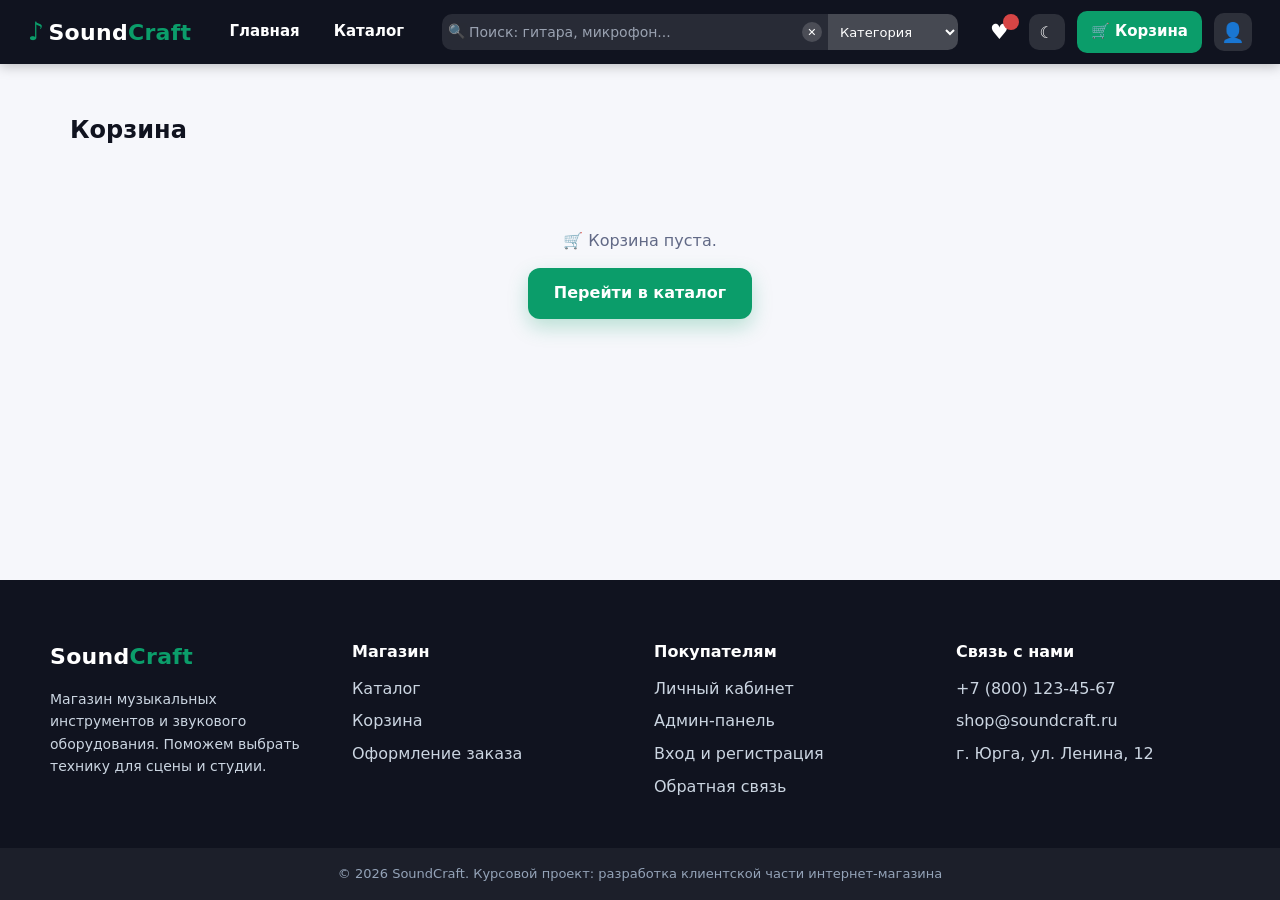
<file: cart.html>
﻿<!DOCTYPE html>
<html lang="ru">
<head>
  <meta charset="UTF-8">
  <meta name="viewport" content="width=device-width, initial-scale=1.0">
  <title>Корзина — SoundCraft</title>
  <link rel="icon" type="image/svg+xml" href="img/favicon.svg">
  <link rel="stylesheet" href="css/style.css?v=33">
</head>
<body>
  <section class="section">
    <div class="container">
      <h1 style="margin:0 0 20px">Корзина</h1>
      <div id="cartWrap"></div>
    </div>
  </section>

  <script src="js/data.js?v=33"></script>
  <script src="js/api.js?v=33"></script>
  <script src="js/main.js?v=33"></script>
  <script>
    renderPage("cart.html");

    function renderCart(){
      const wrap = document.getElementById("cartWrap");
      const cart = getCart();
      if(!cart.length){
        wrap.innerHTML = `<div class="cart-empty">🛒 Корзина пуста.<br>
          <a class="btn" style="margin-top:14px" href="catalog.html">Перейти в каталог</a></div>`;
        return;
      }
      const det = cart.map(i=>({item:i, prod:PRODUCTS.find(p=>p.id===i.id)})).filter(x=>x.prod);
      const subtotal = det.reduce((s,x)=>s+x.prod.price*x.item.qty,0);
      const oldTotal = det.reduce((s,x)=>s+(x.prod.oldPrice||x.prod.price)*x.item.qty,0);
      const promo = parseFloat(localStorage.getItem("sc_promo")||"0")||0;
      const promoVal = promo>0 ? Math.round(subtotal*promo/100) : 0;
      const total = subtotal - promoVal;

      wrap.innerHTML = `
      <div class="cart-layout">
        <table class="cart-table">
          <thead><tr><th>Товар</th><th>Цена</th><th>Кол-во</th><th>Сумма</th><th></th></tr></thead>
          <tbody>
            ${det.map(x=>`
              <tr>
                <td><div class="cart-item">
                  <div class="cart-item__thumb">${x.prod.icon}${x.prod.img?`<img src="${x.prod.img}" alt="" loading="lazy" onerror="this.remove()">`:""}</div>
                  <div><b><a href="product.html?id=${x.prod.id}" style="color:var(--ink)">${escapeHtml(x.prod.name)}</a></b><span>${escapeHtml(x.prod.cat)}</span></div>
                </div></td>
                <td>${fmtPrice(x.prod.price)}</td>
                <td><div class="qty">
                  <button onclick="chgQty(${x.prod.id},-1)">−</button>
                  <input type="number" value="${x.item.qty}" min="1" max="999" onchange="setQtyField(${x.prod.id},this.value)">
                  <button onclick="chgQty(${x.prod.id},1)">+</button>
                </div></td>
                <td><b>${fmtPrice(x.prod.price*x.item.qty)}</b></td>
                <td><button class="remove-btn" onclick="removeItem(${x.prod.id})" aria-label="Удалить">
                  <svg class="trash" viewBox="0 0 24 24" width="18" height="18" aria-hidden="true">
                    <g class="trash-lid">
                      <path d="M9.5 3.8h5l1.1 2.2H8.4z"/>
                      <path d="M4.2 6h15.6"/>
                    </g>
                    <path class="trash-body" d="M6.8 8.4h10.4L16.1 20a1.6 1.6 0 0 1-1.6 1.4H9.5A1.6 1.6 0 0 1 7.9 20z"/>
                    <path class="trash-slat" d="M10.2 11.5v5.5"/>
                    <path class="trash-slat" d="M13.8 11.5v5.5"/>
                  </svg>
                  <span class="remove-tip">Удалить</span>
                </button></td>
              </tr>`).join("")}
          </tbody>
        </table>

        <aside class="cart-summary">
          <h3>Итого</h3>
          <div class="sum-row"><span>Товары (${det.reduce((s,x)=>s+x.item.qty,0)} шт.)</span><span>${fmtPrice(oldTotal)}</span></div>
          ${oldTotal>subtotal ? `<div class="sum-row"><span>Скидка</span><span class="discount">−${fmtPrice(oldTotal-subtotal)}</span></div>`:""}
          ${promoVal>0 ? `<div class="sum-row"><span>Промокод</span><span class="discount">−${fmtPrice(promoVal)}</span></div>`:""}
          <div class="sum-row"><span>Доставка</span><span>Бесплатно</span></div>
          <div class="sum-row sum-row--total"><span>К оплате</span><span>${fmtPrice(total)}</span></div>
          <div class="field" style="margin:12px 0 4px">
            <input id="promoInput" placeholder="Промокод" style="width:calc(100% - 92px);display:inline-block">
            <button class="btn btn--sm" onclick="applyPromo()" style="width:84px;vertical-align:top">OK</button>
          </div>
          <div class="form-msg" id="promoMsg" style="margin-bottom:10px"></div>
          <a class="btn btn--block" href="checkout.html">Оформить заказ</a>
        </aside>
      </div>`;
    }

    function safe(cart){ setCart(cart); renderCart(); }

    window.chgQty = function(id, d){
      const cart = getCart();
      const f = cart.find(i=>i.id===id);
      if(f){
        const n = f.qty + d;
        if(n > 999) return;
        if(n > 0) f.qty = n; else cart.splice(cart.indexOf(f),1);
      }
      safe(cart);
    };
    window.setQtyField = function(id,val){
      const cart = getCart();
      const f = cart.find(i=>i.id===id);
      if(f){ f.qty = Math.min(999, Math.max(1, parseInt(val)||1)); safe(cart); }
    };
    window.removeItem = function(id){
      safe(getCart().filter(i=>i.id!==id));
    };

    window.applyPromo = function(){
      const code = document.getElementById("promoInput").value.trim().toUpperCase();
      const map = { SOUND10:10, MUSIC20:20 };
      const msg = document.getElementById("promoMsg");
      if(map[code]){
        localStorage.setItem("sc_promo", String(map[code]));
        msg.className = "form-msg show form-msg--ok";
        msg.textContent = "Промокод применён: −"+map[code]+"%";
        renderCart();
      } else {
        localStorage.setItem("sc_promo", "0");
        msg.className = "form-msg show form-msg--err";
        msg.textContent = "Неверный промокод";
        renderCart();
      }
    };

    loadProducts().then(renderCart);
  </script>
</body>
</html>
</file>
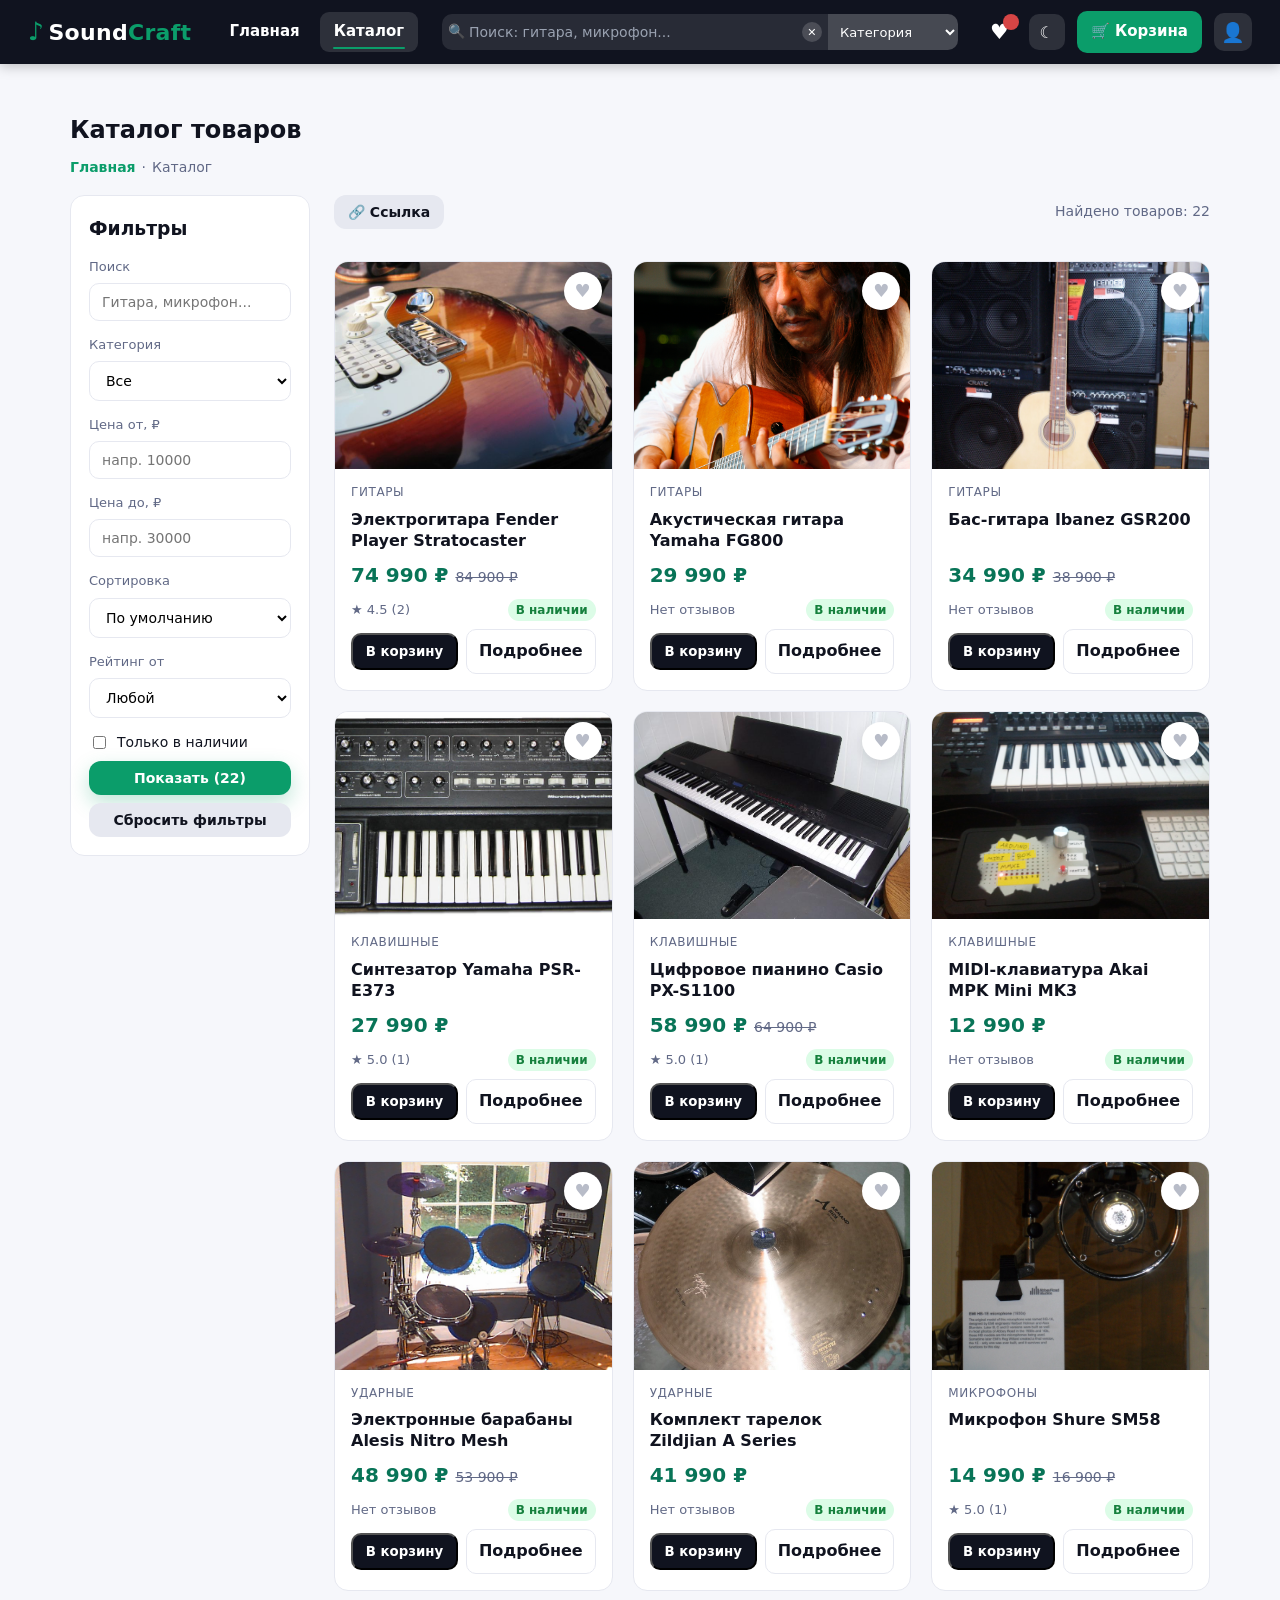
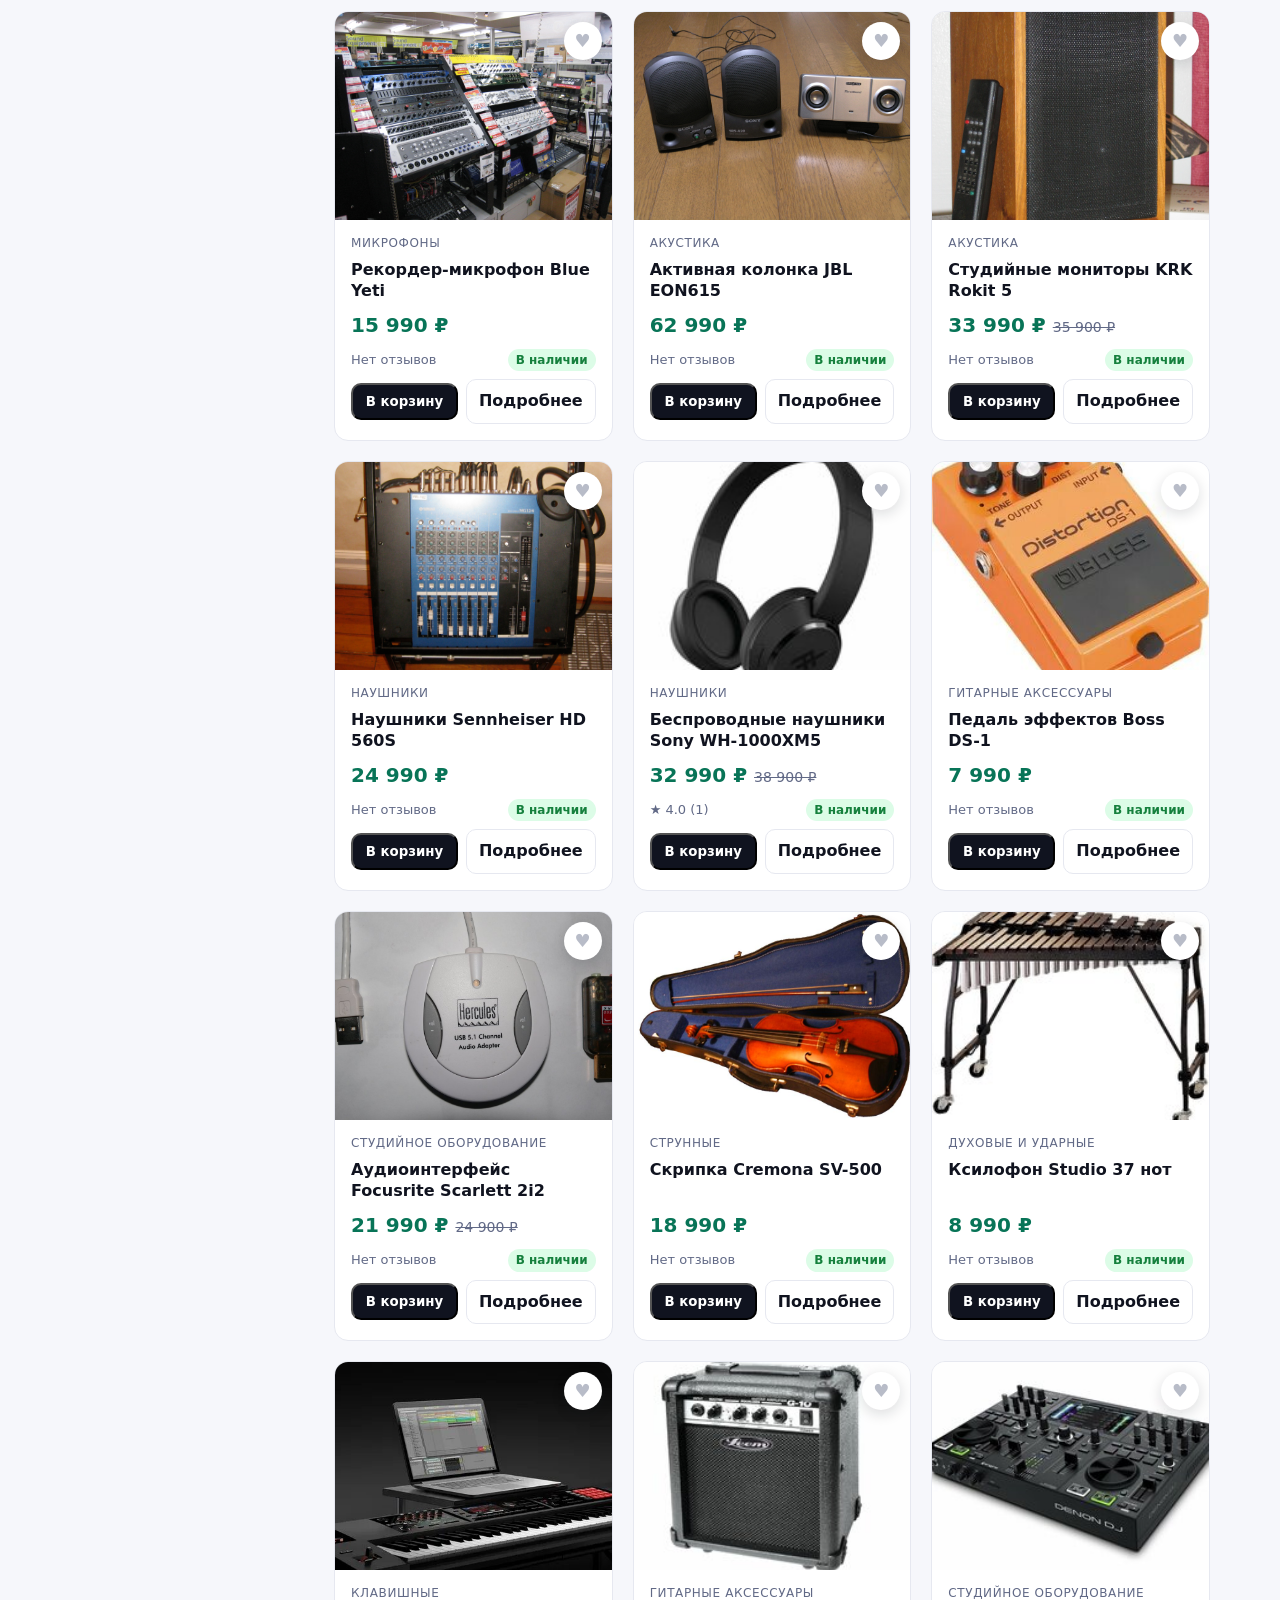
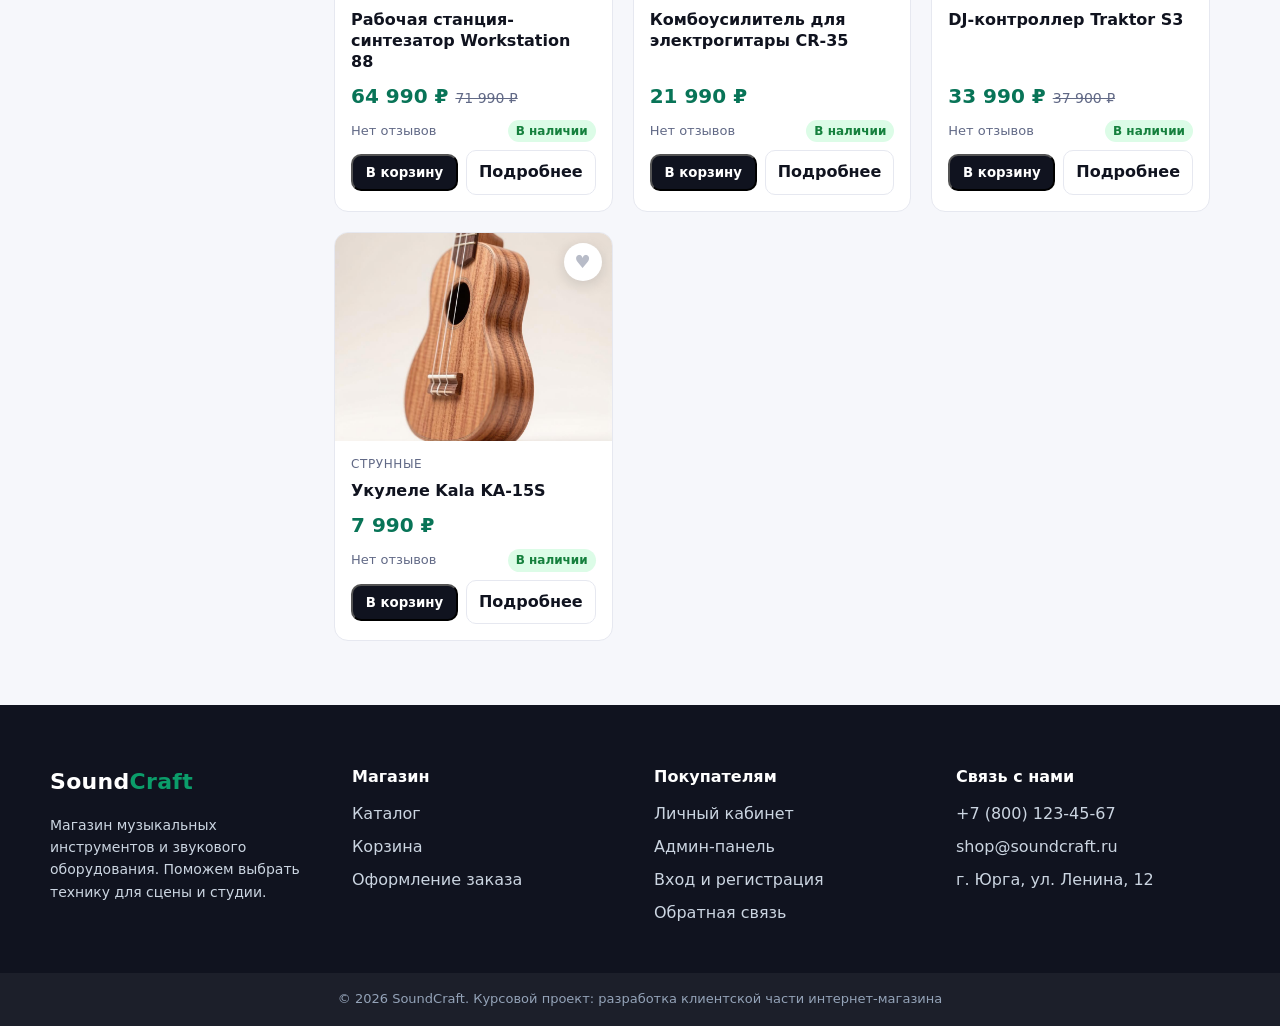
<file: catalog.html>
﻿<!DOCTYPE html>
<html lang="ru">
<head>
  <meta charset="UTF-8">
  <meta name="viewport" content="width=device-width, initial-scale=1.0">
  <title>Каталог — SoundCraft</title>
  <link rel="icon" type="image/svg+xml" href="img/favicon.svg">
  <link rel="stylesheet" href="css/style.css?v=33">
</head>
<body>
  <section class="section">
    <div class="container">
      <h1 style="margin:0 0 8px">Каталог товаров</h1>
      <nav class="crumbs"><a href="index.html">Главная</a><span>·</span><span>Каталог</span></nav>
      <div class="catalog">
        <aside class="filters" id="filters">
          <h3>Фильтры</h3>
          <div class="field">
            <label>Поиск</label>
            <input type="search" id="fSearch" placeholder="Гитара, микрофон...">
          </div>
          <div class="field">
            <label>Категория</label>
            <select id="fCat"></select>
          </div>
          <div class="field">
            <label>Цена от, ₽</label>
            <input type="number" id="fPriceFrom" min="0" step="500" placeholder="напр. 10000">
            <div id="priceHint" class="price-hint"></div>
          </div>
          <div class="field">
            <label>Цена до, ₽</label>
            <input type="number" id="fPriceTo" min="0" step="500" placeholder="напр. 30000">
          </div>
          <div class="field">
            <label>Сортировка</label>
            <select id="fSort">
              <option value="default">По умолчанию</option>
              <option value="price-asc">Сначала дешевле</option>
              <option value="price-desc">Сначала дороже</option>
              <option value="name">По алфавиту</option>
              <option value="rating">По рейтингу</option>
              <option value="disc">По размеру скидки</option>
            </select>
          </div>
          <div class="field">
            <label>Рейтинг от</label>
            <select id="fRating">
              <option value="0">Любой</option>
              <option value="4">4 ★ и выше</option>
              <option value="4.5">4,5 ★ и выше</option>
            </select>
          </div>
          <label class="check-row"><input type="checkbox" id="fInStock"> Только в наличии</label>
          <div class="filter-actions">
            <button class="btn btn--block btn--sm" onclick="closeFilters()">Показать (<span id="fCount">${PRODUCTS.length}</span>)</button>
            <button class="btn btn--sm btn--grey" style="width:100%;margin-top:8px" onclick="resetFilters()">Сбросить фильтры</button>
          </div>
        </aside>

        <div>
          <div class="sort-bar">
            <button class="btn btn--sm btn--grey" id="filterToggle" onclick="document.getElementById('filters').classList.toggle('open')">🧮 Фильтры</button>
            <button class="btn btn--sm btn--grey" onclick="copyFilters()">🔗 Ссылка</button>
            <span class="result-hint" id="resultHint"></span>
          </div>
          <div class="act-filters" id="actFilters"></div>
          <div class="grid grid--cards" id="productList"></div>
          <div class="load-more-wrap" style="text-align:center;margin-top:16px"><button class="btn btn--sm" id="loadMoreBtn" onclick="loadMore()" style="display:none">Показать ещё</button></div>
          <div class="empty" id="emptyState" style="display:none">По вашему запросу ничего не найдено. Попробуйте изменить фильтры.</div>
        </div>
      </div>
    </div>
  </section>

  <script src="js/data.js?v=33"></script>
  <script src="js/api.js?v=33"></script>
  <script src="js/main.js?v=33"></script>
  <script>
    renderPage("catalog.html");

    const catSelect = document.getElementById("fCat");
    catSelect.innerHTML = CATEGORIES.map(c=>`<option value="${c}">${c}</option>`).join("");

    const list = document.getElementById("productList");
    const hint = document.getElementById("resultHint");

    function filterProducts(){
      const search = document.getElementById("fSearch").value.trim().toLowerCase();
      const cat = document.getElementById("fCat").value;
      const from = moneyToNum(document.getElementById("fPriceFrom").value);
      const to = moneyToNum(document.getElementById("fPriceTo").value);
      const sort = document.getElementById("fSort").value;
      const ratingMin = parseFloat(document.getElementById("fRating").value)||0;
      const inStock = document.getElementById("fInStock").checked;

      let arr = PRODUCTS.filter(p=>{
        const okSearch = !search || p.name.toLowerCase().includes(search) || p.cat.toLowerCase().includes(search);
        const okCat = cat==="Все" || p.cat===cat;
        const okFrom = !from || p.price >= from;
        const okTo = !to || p.price <= to;
        const okRating = !ratingMin || (p.rating||0) >= ratingMin;
        const okStock = !inStock || (p.stock==null || p.stock>0);
        return okSearch && okCat && okFrom && okTo && okRating && okStock;
      });

      if(sort==="price-asc") arr = arr.sort((a,b)=>a.price-b.price);
      if(sort==="price-desc") arr = arr.sort((a,b)=>b.price-a.price);
      if(sort==="name") arr = arr.sort((a,b)=>a.name.localeCompare(b.name,"ru"));
      if(sort==="rating") arr = arr.sort((a,b)=>numRate(b.id)-numRate(a.id));
      if(sort==="disc") arr = arr.sort((a,b)=>((b.oldPrice?b.oldPrice-b.price:0)-(a.oldPrice?a.oldPrice-a.price:0)));
renderList(arr);
      renderActiveFilters();
      const fc = document.getElementById("fCount"); if(fc) fc.textContent = arr.length;
      saveFilters();
    }
    window.closeFilters = function(){ document.getElementById("filters").classList.remove("open"); };
    function revCountFor(id){ try{ return JSON.parse(localStorage.getItem("sc_reviews")||"[]").filter(r=>r.id===id).length; }catch(e){ return 0; } }
    function numRate(id){ const v = parseFloat(avgRating(id)); return isNaN(v) ? 0 : v; }
    function renderActiveFilters(){
      const box = document.getElementById("actFilters"); if(!box) return;
      const chips = [];
      const add = (label, clearFn)=> chips.push(`<span class="act-chip">${escapeHtml(label)} <button class="act-x" onclick="${clearFn}">×</button></span>`);
      const v = id => document.getElementById(id).value;
      if(v("fSearch")) add("«"+v("fSearch")+"»", "clearF('fSearch')");
      if(v("fCat")!=="Все" && v("fCat")) add(v("fCat"), "clearF('fCat')");
      if(v("fPriceFrom")) add("От "+fmtPrice(+v("fPriceFrom")), "clearF('fPriceFrom')");
      if(v("fPriceTo")) add("До "+fmtPrice(+v("fPriceTo")), "clearF('fPriceTo')");
      if(v("fRating")!=="0" && v("fRating")) add("★ "+v("fRating")+"+", "clearF('fRating')");
      if(document.getElementById("fInStock").checked) add("В наличии", "clearF('fInStock')");
      box.innerHTML = chips.length ? chips.join("") + `<button class="btn btn--sm btn--grey" style="margin-left:6px" onclick="resetFilters()">Сбросить всё</button>` : "";
    }
    window.clearF = function(id){
      const el = document.getElementById(id);
      if(id==="fInStock"){ el.checked = false; filterProducts(); return; }
      if(id==="fCat") el.value = "Все"; else el.value = "";
      filterProducts();
    };
    function saveFilters(){
      const p = new URLSearchParams();
      [["fSearch","fSearch"],["fCat","fCat"],["fPriceFrom","fPriceFrom"],["fPriceTo","fPriceTo"],["fSort","fSort"],["fRating","fRating"]].forEach(([,id])=>{
        const v = document.getElementById(id).value; if(v) p.set(id, v);
      });
      if(document.getElementById("fInStock").checked) p.set("fInStock","1");
      const qs = p.toString();
      history.replaceState(null, "", qs ? "?"+qs : location.pathname);
    }

    /* ==== Ленивая подгрузка товаров при прокрутке ==== */
    const BATCH = 9;
    let dataArr = [];
    let seen = 0;
    let sentinel = null;
    let sentinelObs = null;

    function makeSentinel(){
      const s = document.createElement("div");
      s.id = "loadSentinel";
      s.style.height = "1px";
      list.parentNode.appendChild(s);
      const obs = new IntersectionObserver((es)=>{
        if(es[0].isIntersecting) loadMore();
      }, {rootMargin: "320px"});
      obs.observe(s);
      return {s, obs};
    }

    function loadMore(){
      const slice = dataArr.slice(seen, seen + BATCH);
      if(slice.length) list.insertAdjacentHTML("beforeend", slice.map(cardHtml).join(""));
      seen += slice.length;
      const btn = document.getElementById("loadMoreBtn");
      if(btn) btn.style.display = (seen < dataArr.length) ? "inline-block" : "none";
      if(sentinel){
        sentinel.s.style.display = (seen >= dataArr.length) ? "none" : "block";
      }
    }

    function renderList(arr){
      dataArr = arr;
      seen = 0;
      hint.textContent = `Найдено товаров: ${arr.length}`;
      list.innerHTML = "";
      const emptyEl = document.getElementById("emptyState");
      if(arr.length){
        emptyEl.style.display = "none";
        emptyEl.innerHTML = "";
      } else {
        emptyEl.style.display = "block";
        emptyEl.innerHTML = `<div class="empty-state"><div class="empty-ico">🎯</div>Товары не найдены.<br><button class="btn btn--sm" style="margin-top:14px" onclick="resetFilters()">Сбросить фильтры</button></div>`;
      }
      if(sentinelObs){ sentinelObs.disconnect(); sentinelObs = null; }
      if(sentinel){ sentinel.s.remove(); sentinel = null; }
      if(arr.length){ sentinel = makeSentinel(); loadMore(); }
    }

    function cardHtml(p){
      return `
      <article class="card">
        <a class="card__img" href="product.html?id=${p.id}">
          <span class="card__icon">${p.icon}</span>
          ${p.img?`<img class="card__photo" src="${p.img}" alt="${escapeHtml(p.name)}" loading="lazy" onerror="this.remove()">`:""}
          ${favBtn(p.id)}
          ${badgesHtml(p)}
        </a>
        <div class="card__body">
          <span class="card__cat">${escapeHtml(p.cat)}</span>
          <a class="card__name" href="product.html?id=${p.id}">${escapeHtml(p.name)}</a>
          <div class="card__price">${fmtPrice(p.price)} ${p.oldPrice?`<s class="card__old">${fmtPrice(p.oldPrice)}</s>`:""}</div>
          <div class="card__meta">
            <span class="card__rating">${revCountFor(p.id) ? "★ "+avgRating(p.id)+(" ("+revCountFor(p.id)+")") : "Нет отзывов"}</span>
            <span class="card__stock ${(p.stock==null||p.stock>0)?'in':'out'}">${(p.stock==null||p.stock>0)?'В наличии':'Нет'}</span>
          </div>
          <div class="card__row">
            ${buyButton(p.id)}
            <a class="btn--view" href="product.html?id=${p.id}">Подробнее</a>
          </div>
        </div>
      </article>`;
    }

    window.resetFilters = function(){
      document.getElementById("fSearch").value="";
      document.getElementById("fCat").value="Все";
      document.getElementById("fPriceFrom").value="";
      document.getElementById("fPriceTo").value="";
      document.getElementById("fRating").value="0";
      document.getElementById("fInStock").checked=false;
      document.getElementById("priceHint").textContent="";
      document.getElementById("fSort").value="default";
      filterProducts();
    };
    window.copyFilters = function(){
      navigator.clipboard.writeText(location.href); toast("Ссылка на каталог скопирована");
    };

    ["fSearch","fPriceFrom","fPriceTo","fSort","fRating"].forEach(id=>
      document.getElementById(id).addEventListener("input", filterProducts));
    document.getElementById("fInStock").addEventListener("change", filterProducts);

    // При выборе категории поле «Цена от» = минимальная цена в этой категории
    document.getElementById("fCat").addEventListener("change", ()=>{
      const cat = document.getElementById("fCat").value;
      const hint = document.getElementById("priceHint");
      if(cat!=="Все"){
        const min = Math.min(...PRODUCTS.filter(p=>p.cat===cat).map(p=>p.price));
        document.getElementById("fPriceFrom").value = min;
        hint.textContent = "Мин. цена категории: " + fmtPrice(min);
      } else {
        document.getElementById("fPriceFrom").value = "";
        hint.textContent = "";
      }
      filterProducts();
    });

    // Начальная загрузка: показываем скелетоны, затем товары
    const emptyEl = document.getElementById("emptyState");
    emptyEl.style.display = "none";
    document.getElementById("productList").innerHTML = skeletonCards(6);
    loadProducts().then(()=>{
      fillSearchCats();
      catSelect.innerHTML = CATEGORIES.map(c=>`<option value="${c}">${c}</option>`).join("");
      // применить фильтры из URL (если переход назад/с ссылкой)
      const q = new URLSearchParams(location.search);
      [["fSearch","fSearch"],["fCat","fCat"],["fPriceFrom","fPriceFrom"],["fPriceTo","fPriceTo"],["fSort","fSort"],["fRating","fRating"]].forEach(([,id])=>{
        const v = q.get(id); if(v!=null) document.getElementById(id).value = v;
      });
      if(q.get("fInStock")==="1") document.getElementById("fInStock").checked = true;
      filterProducts();
    });
  </script>
</body>
</html>
</file>
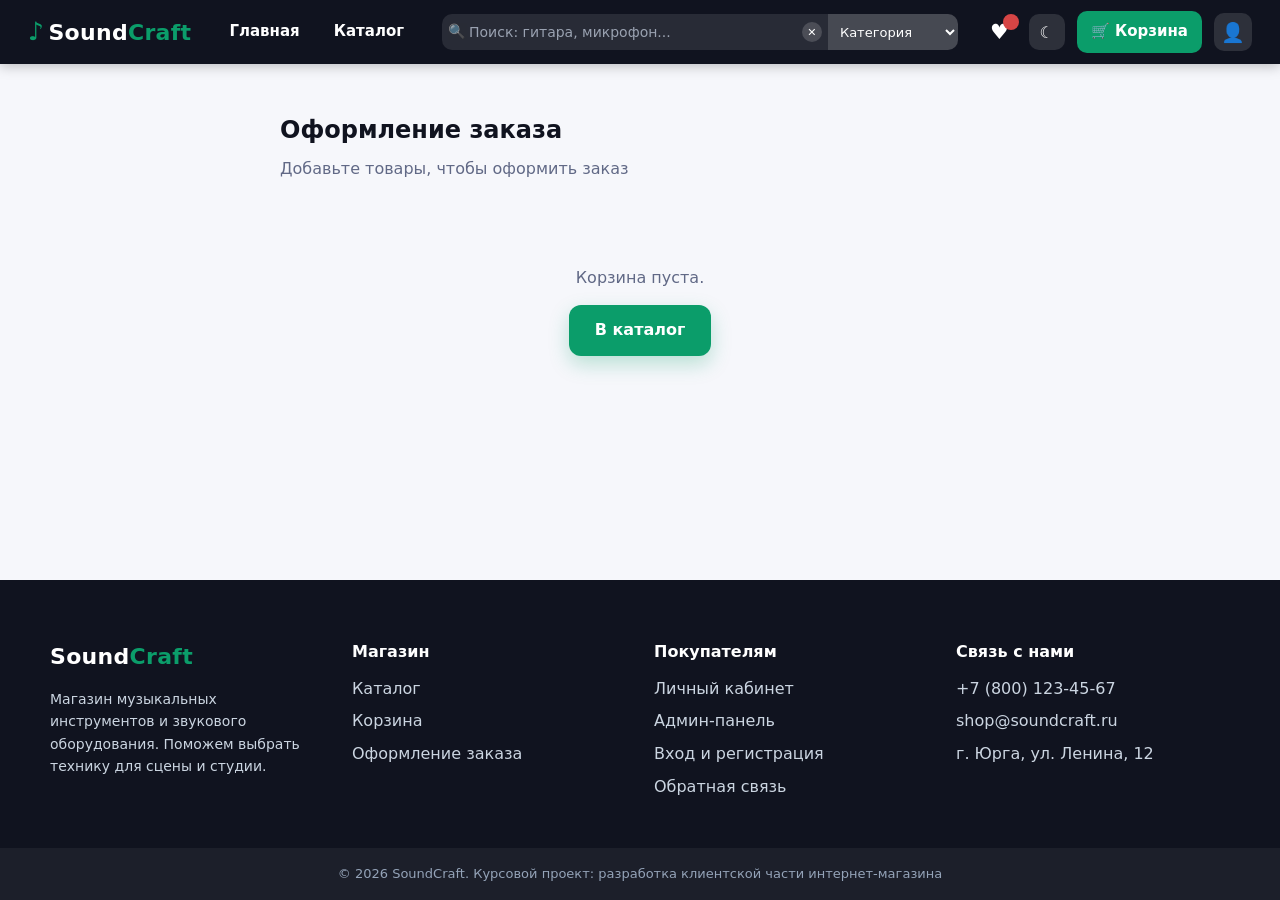
<file: checkout.html>
﻿<!DOCTYPE html>
<html lang="ru">
<head>
  <meta charset="UTF-8">
  <meta name="viewport" content="width=device-width, initial-scale=1.0">
  <title>Оформление заказа — SoundCraft</title>
  <link rel="icon" type="image/svg+xml" href="img/favicon.svg">
  <link rel="stylesheet" href="css/style.css?v=33">
</head>
<body>
  <section class="section">
    <div class="container centre">
      <h1 style="margin:0 0 8px">Оформление заказа</h1>
      <p style="color:var(--muted);margin:0 0 24px" id="checkoutInfo"></p>

      <div id="checkoutBody"></div>
    </div>
  </section>

  <script src="js/data.js?v=33"></script>
  <script src="js/api.js?v=33"></script>
  <script src="js/main.js?v=33"></script>
  <script>
    renderPage("cart.html");

    loadProducts().then(()=>{
    const det = getCart().map(i=>({item:i, prod:PRODUCTS.find(p=>p.id===i.id)})).filter(x=>x.prod);
    const subtotal = det.reduce((s,x)=>s+x.prod.price*x.item.qty,0);
    const promo = parseFloat(localStorage.getItem("sc_promo")||"0")||0;
    const promoVal = promo>0 ? Math.round(subtotal*promo/100) : 0;
    const final = subtotal - promoVal;

    if(!det.length){
      document.getElementById("checkoutBody").innerHTML =
        `<div class="cart-empty">Корзина пуста.<br><a class="btn" style="margin-top:14px" href="catalog.html">В каталог</a></div>`;
      document.getElementById("checkoutInfo").textContent = "Добавьте товары, чтобы оформить заказ";
    } else {
      const u = getCurrentUser();
      document.getElementById("checkoutInfo").textContent = "Доставка по России бесплатно";
      document.getElementById("checkoutBody").innerHTML = `
      <form class="auth-wrap" id="orderForm" style="max-width:100%">
        <div class="form-msg" id="msg"></div>
        <div class="field"><label>ФИО</label>
          <input type="text" id="oName" placeholder="Фамилия Имя Отчество" value="${escapeHtml(u?u.name:"")}" required autofocus></div>
        <div class="field"><label>Телефон</label>
          <input type="tel" id="oPhone" placeholder="+7 (___) ___-__-__" value="${u&&u.phone?escapeHtml(u.phone):""}" required></div>
        <div class="field"><label>Email</label>
          <input type="email" id="oEmail" placeholder="you@example.ru" value="${escapeHtml(u?u.email:"")}" required></div>
        <div class="field"><label>Адрес доставки</label>
          <input type="text" id="oAddr" placeholder="Город, улица, дом, квартира" required></div>
        <div class="field"><label>Способ оплаты</label>
          <select id="oPay" onchange="togglePay()">
            <option>Картой онлайн</option>
            <option>При получении</option>
            <option>СБП</option>
          </select></div>
        <div class="field" id="cardBlock" style="display:none">
          <label>Данные карты</label>
          <input type="text" id="oCard" placeholder="0000 0000 0000 0000" inputmode="numeric">
          <div style="display:flex;gap:10px;margin-top:10px">
            <input style="flex:1" type="text" id="oExp" placeholder="ММ/ГГ">
            <input style="flex:1" type="password" id="oCvc" placeholder="CVC">
          </div>
        </div>
        <div class="field"><label>Комментарий к заказу</label>
          <textarea id="oComment" rows="3" style="resize:vertical;max-width:100%" placeholder="Пожелания по доставке..."></textarea></div>
        <div class="order-total"><span>Итого к оплате</span><b>${fmtPrice(final)}</b></div>
        <button class="btn btn--block" type="submit">Подтвердить заказ</button>
      </form>`;

      window.togglePay = function(){
        const block = document.getElementById("cardBlock");
        block.style.display = document.getElementById("oPay").value==="Картой онлайн" ? "block" : "none";
      };
      togglePay();
      const oPhoneEl = document.getElementById("oPhone");
      if(oPhoneEl) oPhoneEl.addEventListener("input", function(){ this.value = maskPhone(this.value); });

      document.getElementById("orderForm").addEventListener("submit", e=>{
        e.preventDefault();
        const msg0 = document.getElementById("msg");
        const phoneDigits = document.getElementById("oPhone").value.replace(/\D/g,"");
        if(phoneDigits.length !== 11){ msg0.className="form-msg show form-msg--err"; msg0.textContent="Введите корректный номер телефона (11 цифр)"; return; }
        if(document.getElementById("oPay").value==="Картой онлайн"){
          const card = document.getElementById("oCard").value.replace(/\D/g,"");
          const exp = document.getElementById("oExp").value.trim();
          const cvc = document.getElementById("oCvc").value.trim();
          const msg = document.getElementById("msg");
          if(card.length<16){ msg.className="form-msg show form-msg--err"; msg.textContent="Введите корректный номер карты (16 цифр)"; return; }
          if(!/^\d{2}\/\d{2}$/.test(exp)){ msg.className="form-msg show form-msg--err"; msg.textContent="Введите срок действия в формате ММ/ГГ"; return; }
          if(!/^\d{3}$/.test(cvc)){ msg.className="form-msg show form-msg--err"; msg.textContent="Введите CVC (3 цифры)"; return; }
          // имитация оплаты
          const btn = document.querySelector("#orderForm button[type=submit]");
          msg.className="form-msg show form-msg--ok";
          msg.textContent="Оплата выполняется...";
          btn.disabled=true; btn.textContent="Оплачиваю...";
          setTimeout(()=>{
            msg.textContent="✔ Оплата прошла успешно";
            btn.textContent="Оплачено ✓";
            finalizeOrder();
          }, 1200);
          return;
        }
        finalizeOrder();
      });

      function finalizeOrder(){
        const order = {
          name: document.getElementById("oName").value.trim(),
          phone: document.getElementById("oPhone").value.trim(),
          email: document.getElementById("oEmail").value.trim(),
          addr: document.getElementById("oAddr").value.trim(),
          pay: document.getElementById("oPay").value,
          status: "Новый",
          comment: document.getElementById("oComment").value.trim(),
          items: det.map(x=>({id:x.prod.id, name:x.prod.name, price:x.prod.price, qty:x.item.qty})),
          promo: promoVal, total: final, date: new Date().toLocaleString("ru-RU")
        };
        const hist = JSON.parse(localStorage.getItem("sc_orders")||"[]");
        hist.push(order);
        localStorage.setItem("sc_orders", JSON.stringify(hist));
        setCart([]);

        const msg = document.getElementById("msg");
        msg.className = "form-msg show form-msg--ok";
        msg.textContent = "✔ Заказ принят! Номер заказа: " + (1000+hist.length);
        document.getElementById("orderForm").innerHTML =
          `<div style="text-align:center;padding:20px 0">
            <div style="font-size:52px">🎸</div>
            <h3 style="margin:10px 0">Спасибо, ${escapeHtml(order.name)}!</h3>
            <p style="color:var(--muted)">Заказ ${1000+hist.length} на сумму ${fmtPrice(final)} скоро передадим курьеру.</p>
            <a class="btn" href="catalog.html">Продолжить покупки</a>
          </div>`;
        // простая демонстрация: через toast не вставляем сюда, всё в msg
      }
    }
    });
  </script>
</body>
</html>
</file>
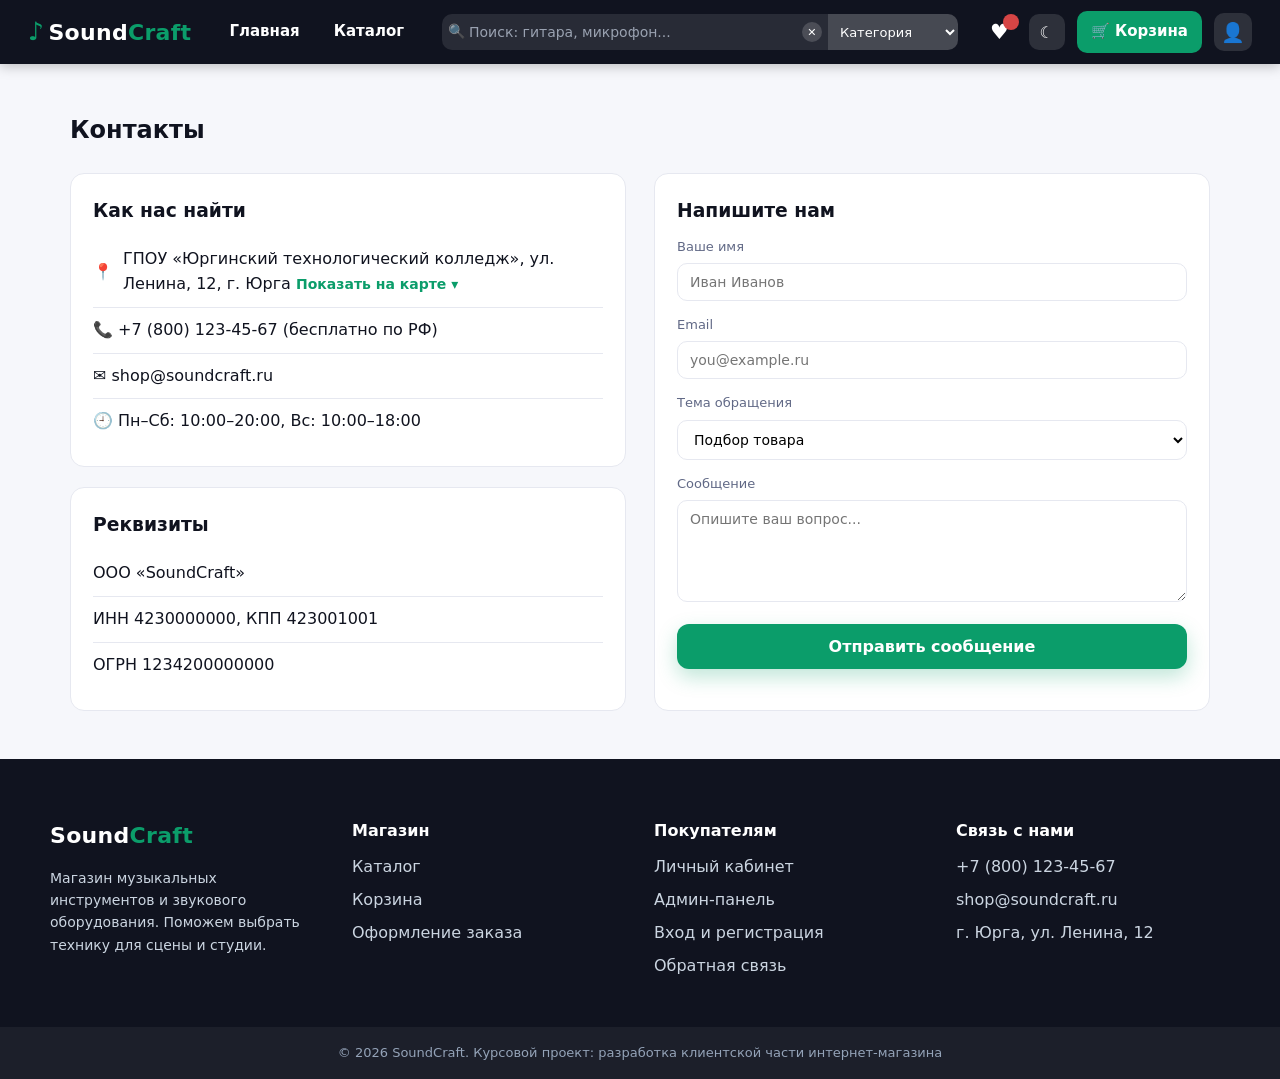
<file: contacts.html>
﻿<!DOCTYPE html>
<html lang="ru">
<head>
  <meta charset="UTF-8">
  <meta name="viewport" content="width=device-width, initial-scale=1.0">
  <title>Контакты — SoundCraft</title>
  <link rel="icon" type="image/svg+xml" href="img/favicon.svg">
  <link rel="stylesheet" href="css/style.css?v=33">
</head>
<body>
  <section class="section">
    <div class="container">
      <h1 style="margin:0 0 24px">Контакты</h1>
      <div class="contacts">
        <div>
          <div class="info-card">
            <h3>Как нас найти</h3>
            <ul class="info-list">
              <li>
                <span>📍</span>
                <div>
                  ГПОУ «Юргинский технологический колледж», ул. Ленина, 12, г. Юрга
                  <button class="link-toggle" onclick="toggleMap()">Показать на карте ▾</button>
                  <div class="reveal" id="mapReveal">
                    <iframe class="map-frame" loading="lazy"
                      src="https://www.google.com/maps?q=%D0%AE%D1%80%D0%B3%D0%B0%2C%20%D1%83%D0%BB%D0%B8%D1%86%D0%B0%20%D0%9B%D0%B5%D0%BD%D0%B8%D0%BD%D0%B0%2C%2012&output=embed"></iframe>
                  </div>
                </div>
              </li>
              <li>📞 +7 (800) 123-45-67 (бесплатно по РФ)</li>
              <li>✉️ shop@soundcraft.ru</li>
              <li>🕘 Пн–Сб: 10:00–20:00, Вс: 10:00–18:00</li>
            </ul>
          </div>
          <div class="info-card" style="margin-top:20px">
            <h3>Реквизиты</h3>
            <ul class="info-list">
              <li>ООО «SoundCraft»</li>
              <li>ИНН 4230000000, КПП 423001001</li>
              <li>ОГРН 1234200000000</li>
            </ul>
          </div>
        </div>

        <div class="info-card" id="feedback">
          <h3>Напишите нам</h3>
          <form id="contactForm">
            <div class="form-msg" id="msg"></div>
            <div class="field"><label>Ваше имя</label><input type="text" id="cName" placeholder="Иван Иванов" required></div>
            <div class="field"><label>Email</label><input type="email" id="cEmail" placeholder="you@example.ru" required></div>
            <div class="field"><label>Тема обращения</label>
              <select id="cTopic">
                <option>Подбор товара</option>
                <option>Вопрос по заказу</option>
                <option>Гарантия и возврат</option>
                <option>Сотрудничество</option>
              </select></div>
            <div class="field"><label>Сообщение</label>
              <textarea id="cMsg" rows="5" placeholder="Опишите ваш вопрос..." required></textarea></div>
            <button class="btn btn--block" type="submit">Отправить сообщение</button>
          </form>
        </div>
      </div>
    </div>
  </section>

  <script src="js/data.js?v=33"></script>
  <script src="js/api.js?v=33"></script>
  <script src="js/main.js?v=33"></script>
  <script>
    renderPage("contacts.html");

    window.toggleMap = function(){
      const r = document.getElementById("mapReveal");
      const btn = document.querySelector(".link-toggle");
      r.classList.toggle("open");
      btn.textContent = r.classList.contains("open") ? "Скрыть карту ▴" : "Показать на карте ▾";
    };

    // Автозаполнение имени и email из аккаунта
    const cur = getCurrentUser();
    if(cur){
      document.getElementById("cName").value = cur.name || "";
      document.getElementById("cEmail").value = cur.email || "";
    }

    document.getElementById("contactForm").addEventListener("submit", e=>{
      e.preventDefault();
      const name = document.getElementById("cName").value.trim();
      const email = document.getElementById("cEmail").value.trim();
      const topic = document.getElementById("cTopic").value;
      const msgText = document.getElementById("cMsg").value.trim();

      const list = JSON.parse(localStorage.getItem("sc_messages")||"[]");
      list.push({name, email, topic, msgText, date:new Date().toLocaleString("ru-RU")});
      localStorage.setItem("sc_messages", JSON.stringify(list));

      const m = document.getElementById("msg");
      m.className = "form-msg show form-msg--ok";
      m.textContent = "✔ Сообщение отправлено! Мы ответим на " + email + " в течение дня.";
      e.target.reset();
    });
  </script>
</body>
</html>
</file>
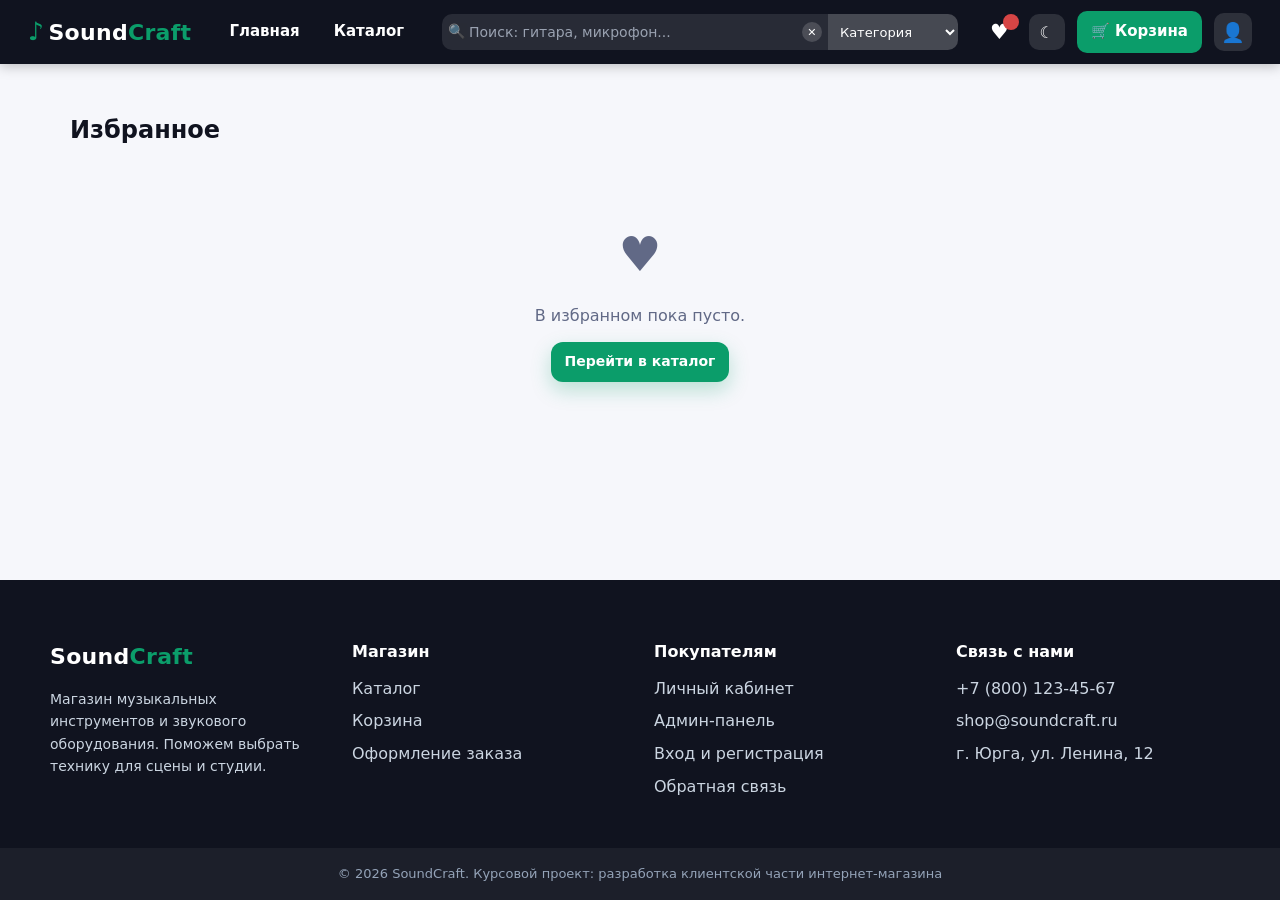
<file: favorites.html>
﻿<!DOCTYPE html>
<html lang="ru">
<head>
  <meta charset="UTF-8">
  <meta name="viewport" content="width=device-width, initial-scale=1.0">
  <title>Избранное — SoundCraft</title>
  <link rel="icon" type="image/svg+xml" href="img/favicon.svg">
  <meta name="description" content="Избранные товары интернет-магазина музыкальных инструментов">
  <link rel="stylesheet" href="css/style.css?v=33">
</head>
<body>
  <section class="section">
    <div class="container">
      <h1 style="margin:0 0 20px">Избранное</h1>
      <div class="grid grid--cards" id="favList"></div>
    </div>
  </section>

  <script src="js/data.js"></script>
  <script src="js/api.js"></script>
  <script src="js/main.js"></script>
  <script>
    renderPage("favorites.html");
    renderFavCount();
    renderUserMenu();
    initSearch();

    const box = document.getElementById("favList");
    function renderFavs(){
      const favs = getFavs();
      const items = PRODUCTS.filter(p=>favs.includes(p.id));
      if(!items.length){
        box.innerHTML = `<div class="empty-state" style="grid-column:1/-1"><div class="empty-ico">♥</div>В избранном пока пусто.<br><a class="btn btn--sm" style="margin-top:14px" href="catalog.html">Перейти в каталог</a></div>`;
        return;
      }
      box.innerHTML = items.map(p=>`
        <article class="card">
          <a class="card__img" href="product.html?id=${p.id}">
            <span class="card__icon">${p.icon}</span>
            ${p.img?`<img class="card__photo" src="${p.img}" alt="${escapeHtml(p.name)}" loading="lazy" onerror="this.remove()">`:""}
            ${favBtn(p.id)}
          </a>
          <div class="card__body">
            <span class="card__cat">${escapeHtml(p.cat)}</span>
            <a class="card__name" href="product.html?id=${p.id}">${escapeHtml(p.name)}</a>
            <div class="card__price">${fmtPrice(p.price)} ${p.oldPrice?`<s class="card__old">${fmtPrice(p.oldPrice)}</s>`:""}</div>
            <div class="card__row">
              <button class="btn--buy" data-id="${p.id}" onclick="buyToggle(this)">В корзину</button>
              <a class="btn--view" href="product.html?id=${p.id}">Подробнее</a>
            </div>
          </div>
        </article>`).join("");
    }

    loadProducts().then(()=>{ fillSearchCats(); renderFavs(); });
  </script>
</body>
</html>
</file>
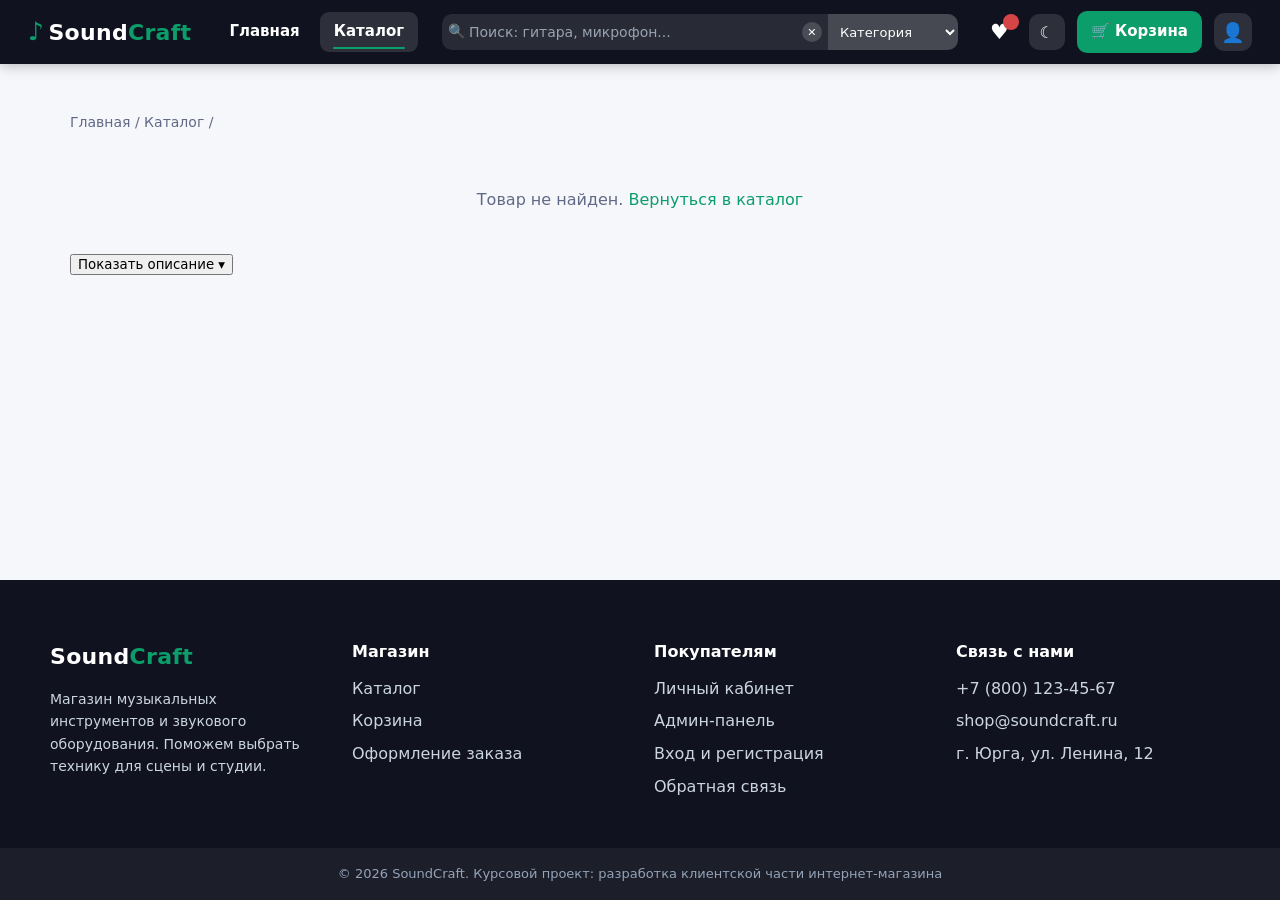
<file: product.html>
﻿<!DOCTYPE html>
<html lang="ru">
<head>
  <meta charset="UTF-8">
  <meta name="viewport" content="width=device-width, initial-scale=1.0">
  <title>Товар — SoundCraft</title>
  <link rel="icon" type="image/svg+xml" href="img/favicon.svg">
  <link rel="stylesheet" href="css/style.css?v=33">
</head>
<body>
  <section class="section">
    <div class="container">
      <nav class="breadcrumbs"><a href="index.html">Главная</a> / <a href="catalog.html">Каталог</a> / <span id="bcCat"></span></nav>
      <div class="product" id="product"></div>
      <div class="reviews-acc">
        <button class="acc-toggle" onclick="toggleAcc(this)" aria-expanded="false">Показать описание ▾</button>
        <div class="acc-body" id="accDesc" style="display:none"></div>
      </div>
      <div class="reviews" id="reviewsBox"></div>
      <div class="product-sticky"><button class="btn btn--block" onclick="buy(this)">Добавить в корзину</button></div>
    </div>
  </section>

  <script src="js/data.js?v=33"></script>
  <script src="js/api.js?v=33"></script>
  <script src="js/main.js?v=33"></script>
  <script>
    renderPage("catalog.html");

    const id = parseInt(new URLSearchParams(location.search).get("id"));
    let p = null;
    loadProducts().then(()=>{
      p = PRODUCTS.find(x=>x.id===id);
      if(!p){
        document.getElementById("product").innerHTML =
          '<div class="empty">Товар не найден. <a href="catalog.html" style="color:var(--brand)">Вернуться в каталог</a></div>';
      } else {
        document.getElementById("bcCat").textContent = p.cat;
        document.getElementById("product").innerHTML = `
        <div class="product__gallery">
          <div class="product__img" id="pgMain">${p.icon}${favBtn(p.id)}</div>
          <div class="pg-thumbs" id="pgThumbs"></div>
        </div>
        <div>
          <span class="card__cat">${escapeHtml(p.cat)}</span>
          <h1>${escapeHtml(p.name)}</h1>
          <div class="product__price">${fmtPrice(p.price)} <span class="card__old">${p.oldPrice?fmtPrice(p.oldPrice):""}</span></div>
          <dl class="product__meta">
            <dt>Категория</dt><dd>${escapeHtml(p.cat)}</dd>
            <dt>Наличие</dt><dd style="color:var(--ok)">В наличии</dd>
            <dt>Гарантия</dt><dd>2 года</dd>
          </dl>
          <p>${escapeHtml(p.desc)}</p>
          <div class="product__actions">
            <div class="qty">
              <button onclick="decQty()">−</button>
              <input id="qty" type="number" value="1" min="1">
              <button onclick="incQty()">+</button>
            </div>
            <button class="btn" onclick="buy(this)">Добавить в корзину</button>
          </div>
        </div>`;
      }
      if(p){
        // галерея изображений товара (несколько фото)
        const gimgs = (p.images && p.images.length ? p.images : (p.img ? [p.img] : []));
        const main = document.getElementById("pgMain");
        function setMain(u){ main.innerHTML = `${p.icon}${favBtn(p.id)}<img src="${u}" alt="${escapeHtml(p.name)}" onerror="this.remove()">`; }
        document.getElementById("pgThumbs").innerHTML = gimgs.map((u,i)=>
          `<img class="pg-thumb${i===0?' active':''}" data-i="${i}" src="${u}" alt="" onclick="setPG(${i})">`).join("");
        if(gimgs[0]) setMain(gimgs[0]);
        window.setPG = function(i){ const u=gimgs[i]; if(u) setMain(u); document.querySelectorAll(".pg-thumb").forEach((t,j)=>t.classList.toggle("active", j===i)); };
        trackViewed(p.id);
        const acc = document.getElementById("accDesc");
        if(acc) acc.innerHTML = `<div class="edit-card"><h3 style="margin:0 0 8px">Описание и характеристики</h3><p style="margin:0">${escapeHtml(p.desc||"")}</p></div>`;
        window.toggleAcc = function(btn){
          const body = document.getElementById("accDesc");
          const open = body.style.display!=="none";
          body.style.display = open ? "none" : "block";
          btn.textContent = open ? "Показать описание ▾" : "Скрыть описание ▴";
          btn.setAttribute("aria-expanded", String(!open));
        };
        // отзывы и рейтинг
        function getReviews(){ try{ return JSON.parse(localStorage.getItem("sc_reviews")||"[]"); }catch(e){ return []; } }
        function renderReviews(){
          const box = document.getElementById("reviewsBox"); if(!box) return;
          const revs = getReviews().filter(r=>r.id===p.id);
          const avg = revs.length ? (revs.reduce((s,r)=>s+r.rating,0)/revs.length).toFixed(1) : "0";
          const u = getCurrentUser();
          box.innerHTML = `<div class="reviews-head"><h3>Отзывы</h3><span class="rating-sum">★ ${avg} <small>(${revs.length})</small></span></div>` +
            (revs.length ? revs.slice().reverse().map(r=>`<div class="rv">
              <div class="rv-meta"><b>${escapeHtml(r.user||"Гость")}</b> <span class="rv-stars">${"★".repeat(r.rating)}</span> <span class="rv-date">${escapeHtml(r.date)}</span></div>
              <p>${escapeHtml(r.text)}</p>
            </div>`).join("") : `<p class="no-rv">Пока нет отзывов — будьте первым!</p>`) +
            `<form id="revForm" class="auth-wrap" style="max-width:100%;padding:14px;margin-top:18px">
              <div class="form-msg" id="revMsg"></div>
              <h4 style="margin:0 0 10px">Оставить отзыв</h4>
              <div style="display:flex;gap:10px;flex-wrap:wrap">
                <div class="field" style="flex:0 0 130px"><label>Оценка</label><select id="revRating">${[5,4,3,2,1].map(n=>`<option value="${n}">${n} ★</option>`).join("")}</select></div>
                <div class="field" style="flex:1;min-width:200px"><label>Ваше имя</label><input id="revName" value="${escapeHtml(u?u.name:"")}" required></div>
              </div>
              <div class="field"><label>Текст отзыва</label><textarea id="revText" rows="3" required></textarea></div>
              <button class="btn btn--block btn--sm" type="submit">Отправить</button>
            </form>`;
          const form = document.getElementById("revForm");
          if(form) form.addEventListener("submit", ev=>{
            ev.preventDefault();
            const list = getReviews();
            list.push({ id:p.id, rating:+document.getElementById("revRating").value, user:document.getElementById("revName").value.trim()||"Гость", text:document.getElementById("revText").value.trim(), date:new Date().toLocaleString("ru-RU") });
            localStorage.setItem("sc_reviews", JSON.stringify(list));
            toast("Отзыв добавлен"); renderReviews();
          });
        }
        renderReviews();
      }
    });

    function qty(){ return Math.max(1, parseInt(document.getElementById("qty").value)||1); }
    window.incQty = function(){ document.getElementById("qty").value = Math.min(999, qty()+1); };
    window.decQty = function(){ document.getElementById("qty").value = Math.max(1, qty()-1); };
    window.buy = function(btn){
      if(!p) return;
      addToCart(p.id, qty());
      btn.style.background = "#eef0f6";
      btn.style.color = "var(--ink)";
      btn.style.border = "1px solid var(--line)";
      btn.textContent = "В корзине ✓";
      btn.title = "Перейти в корзину";
      btn.onclick = () => { location.href = "cart.html"; };
    };
  </script>
</body>
</html>
</file>
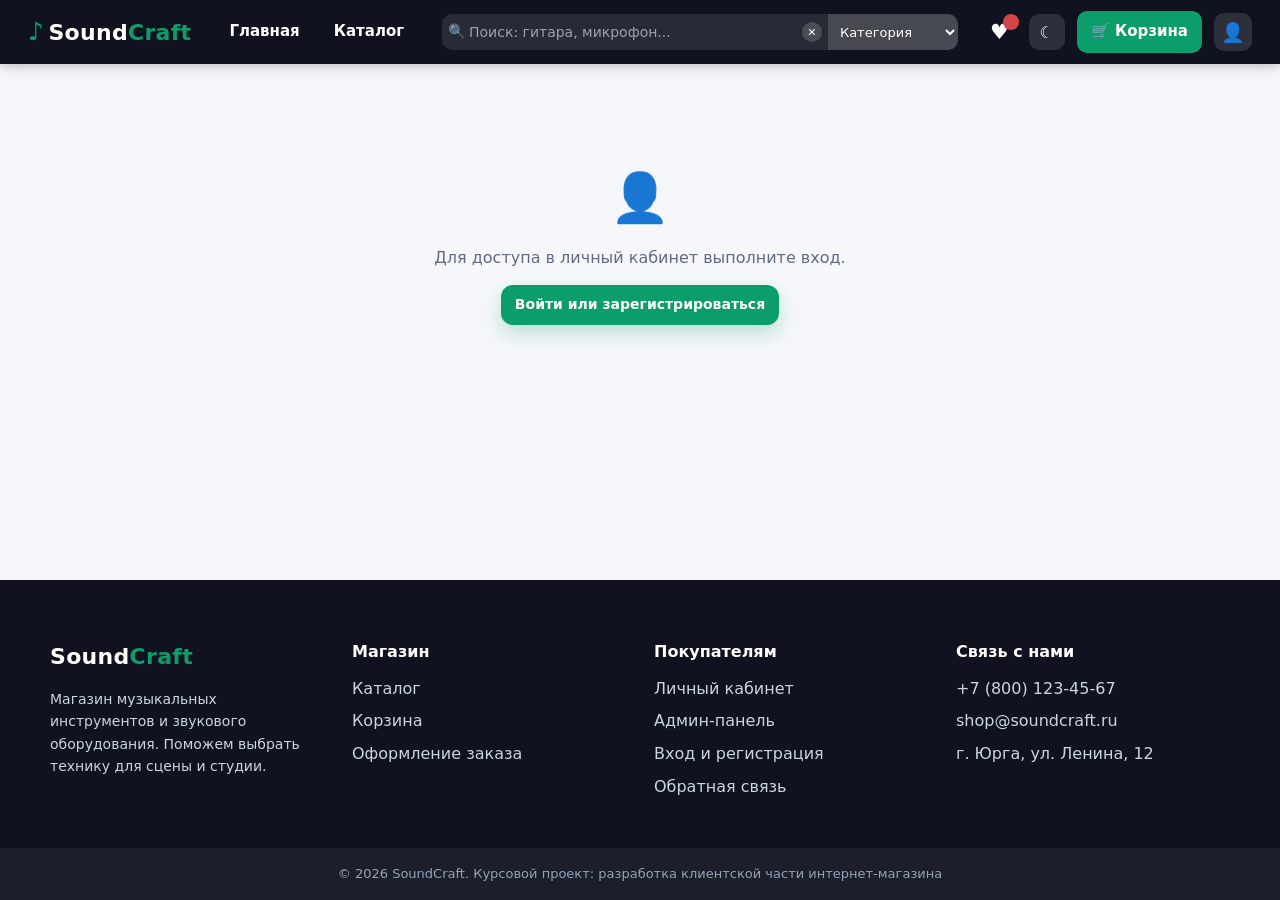
<file: profile.html>
﻿<!DOCTYPE html>
<html lang="ru">
<head>
  <meta charset="UTF-8">
  <meta name="viewport" content="width=device-width, initial-scale=1.0">
  <title>Личный кабинет — SoundCraft</title>
  <link rel="icon" type="image/svg+xml" href="img/favicon.svg">
  <meta name="description" content="Личный кабинет покупателя интернет-магазина музыкальных инструментов">
  <link rel="stylesheet" href="css/style.css?v=33">
</head>
<body>
  <section class="section">
    <div class="container">
      <div id="profileBody">
        <div class="empty">Загрузка...</div>
      </div>
    </div>
  </section>

  <script src="js/data.js"></script>
  <script src="js/api.js"></script>
  <script src="js/main.js"></script>
  <script>
    renderPage("profile.html");
    renderFavCount();
    renderUserMenu();
    initSearch();
    loadProducts().then(fillSearchCats);

    const wrap = document.getElementById("profileBody");
    const u = getCurrentUser();
    if(!u){
      wrap.innerHTML = `<div class="empty-state"><div class="empty-ico">👤</div>Для доступа в личный кабинет выполните вход.<br>
        <a class="btn btn--sm" style="margin-top:14px" href="auth.html">Войти или зарегистрироваться</a></div>`;
    } else {
      const orders = JSON.parse(localStorage.getItem("sc_orders")||"[]");
      const spent = orders.reduce((s,o)=>s+(Number(o.total)||0),0);
      const initials = String(u.name||"U").trim().split(/\s+/).map(w=>w[0]||"").join("").substring(0,2).toUpperCase() || "U";
      const notifs = JSON.parse(localStorage.getItem("sc_notifications")||"[]");
      const unread = notifs.filter(n=>!n.read).length;

      function render(){
        wrap.innerHTML = `
          <div class="profile-head">
            <div class="avatar">${escapeHtml(initials)}</div>
            <div>
              <h1 style="margin:0">Здравствуйте, ${escapeHtml(String(u.name||"друг").split(" ")[0])}!</h1>
              <div class="profile-meta"><span>${escapeHtml(u.email||"")}</span>${u.phone?` · ${escapeHtml(u.phone)}`:""}</div>
            </div>
            <div class="profile-stats">
              <div class="kpi"><b>${orders.length}</b><span>заказов</span></div>
              <div class="kpi"><b>${fmtPrice(spent)}</b><span>потрачено</span></div>
              <div class="kpi"><b>${getFavs().length}</b><span>в избранном</span></div>
            </div>
          </div>

          <div class="sort-bar">
            <button class="btn btn--sm ptab active" data-p="profile">Профиль</button>
            <button class="btn btn--sm ptab" data-p="orders">Заказы <span class="pbadge">${orders.length}</span></button>
            <button class="btn btn--sm ptab" data-p="favs">Избранное <span class="pbadge">${getFavs().length}</span></button>
            <button class="btn btn--sm ptab" data-p="notifs">Уведомления <span class="pbadge pbadge-hot">${unread}</span></button>
          </div>

          <div id="p-profile" class="ppane"></div>
          <div id="p-orders" class="ppane" style="display:none"></div>
          <div id="p-favs" class="ppane" style="display:none"></div>
          <div id="p-notifs" class="ppane" style="display:none"></div>`;

        document.querySelectorAll(".ptab").forEach(bt=>bt.addEventListener("click", ()=>{
          document.querySelectorAll(".ptab").forEach(x=>x.classList.toggle("active", x===bt));
          ["profile","orders","favs","notifs"].forEach(k=>{ document.getElementById("p-"+k).style.display = k===bt.dataset.p ? "block" : "none"; });
        }));

        renderProfile();
        renderOrders();
        renderFavs();
        renderNotifs();
      }

      function renderProfile(){
        const users = JSON.parse(localStorage.getItem("sc_users")||"[]");
        const me = users.find(x=>x.email===u.email)||{};
        const el = document.getElementById("p-profile");
        el.innerHTML = `
          <div class="edit-card" style="max-width:560px">
            <h2 class="edit-head" style="justify-content:flex-start">👤 Данные аккаунта</h2>
            <form id="profForm">
              <div class="edit-grid">
                <div class="field"><label>Имя</label><input id="pName" value="${escapeHtml(u.name||"")}"></div>
                <div class="field"><label>Email</label><input id="pEmail" value="${escapeHtml(u.email||"")}" disabled></div>
                <div class="field"><label>Телефон</label><input id="pPhone" value="${maskPhone(u.phone||"")}" placeholder="+7 (___) ___-__-__"></div>
                <div class="field"><label>Новый пароль</label><input id="pPass" type="password" placeholder="Оставьте пустым, чтобы не менять"></div>
              </div>
              <div class="edit-actions"><button class="btn btn--sm" type="submit">Сохранить</button></div>
            </form>
            <h2 class="edit-head" style="justify-content:flex-start;margin-top:20px">📍 Адреса доставки</h2>
            <div id="addrList"></div>
            <form id="addrForm" style="display:flex;gap:8px;margin-top:10px;flex-wrap:wrap">
              <input id="addrNew" placeholder="Город, улица, дом, кв." style="flex:1;min-width:200px">
              <button class="btn btn--sm" type="submit">Добавить</button>
            </form>
          </div>`;
        const list = document.getElementById("addrList");
        const addrs = JSON.parse(localStorage.getItem("sc_addrs")||"[]");
        list.innerHTML = addrs.length ? addrs.map((a,i)=>`<div class="sum-row" style="border:1px solid var(--line);border-radius:10px;padding:10px 12px;margin-bottom:8px;flex-wrap:wrap"><span>📦 ${escapeHtml(a)}</span><span style="margin-left:auto"><button class="btn btn--sm btn--grey" onclick="delAddr(${i})">Удалить</button></span></div>`).join("")
          : `<p class="no-rv">Адресов пока нет.</p>`;
        window.delAddr = function(i){ const a=JSON.parse(localStorage.getItem("sc_addrs")||"[]"); a.splice(i,1); localStorage.setItem("sc_addrs", JSON.stringify(a)); renderProfile(); };
        document.getElementById("addrForm").addEventListener("submit", e=>{ e.preventDefault(); const v=document.getElementById("addrNew").value.trim(); if(!v) return;
          const a=JSON.parse(localStorage.getItem("sc_addrs")||"[]"); a.push(v); localStorage.setItem("sc_addrs", JSON.stringify(a)); renderProfile(); });
        const pPhoneEl = document.getElementById("pPhone");
        if(pPhoneEl) pPhoneEl.addEventListener("input", function(){ this.value = maskPhone(this.value); });
        document.getElementById("profForm").addEventListener("submit", e=>{
          e.preventDefault();
          const name = document.getElementById("pName").value.trim() || u.name;
          const phone = document.getElementById("pPhone").value.trim();
          const pass = document.getElementById("pPass").value;
          const usersArr = JSON.parse(localStorage.getItem("sc_users")||"[]");
          const i = usersArr.findIndex(x=>x.email===u.email);
          if(i>=0){ usersArr[i].name = name; if(phone) usersArr[i].phone = phone; if(pass) usersArr[i].pass = pass; localStorage.setItem("sc_users", JSON.stringify(usersArr)); }
          setCurrentUser({name, email:u.email, phone});
          toast("Профиль обновлён"); location.reload();
        });
      }

      const STATUSES = ["Новый","Подтверждён","Собран","Отправлен","Доставлен","Отменён"];
      let myOrders = orders.slice().reverse();
      function renderOrders(){
        const f = document.getElementById("ordFilter") ? document.getElementById("ordFilter").value : "all";
        const srt = document.getElementById("ordSort") ? document.getElementById("ordSort").value : "new";
        let list = myOrders.slice();
        if(f!=="all") list = list.filter(o=>(o.status||"Новый")===f);
        if(srt==="old") list = list.slice().reverse();
        const el = document.getElementById("p-orders");
        el.innerHTML = `
          <div class="admin-toolbar">
            <select id="ordFilter" style="max-width:180px">${['all',...STATUSES].map(s=>`<option value="${s}" ${s===f?"selected":""}>${s==="all"?"Все статусы":s}</option>`).join("")}</select>
            <select id="ordSort" style="max-width:140px"><option value="new" ${srt==="new"?"selected":""}>Сначала новые</option><option value="old" ${srt==="old"?"selected":""}>Сначала старые</option></select>
            <button class="btn btn--sm btn--grey" style="margin-left:auto" onclick="exportOrders()">Экспорт заказов</button>
          </div>
          ${list.length ? list.map((o,i)=>orderCard(o, i)).join("") : `<div class="empty-state"><div class="empty-ico">🧾</div>Заказов пока нет.<br><a class="btn btn--sm" style="margin-top:14px" href="catalog.html">Перейти в каталог</a></div>`}`;
        const fs = document.getElementById("ordFilter"); if(fs) fs.addEventListener("change", renderOrders);
        const ss = document.getElementById("ordSort"); if(ss) ss.addEventListener("change", renderOrders);
      }
      function orderCard(o, i){
        const num = 1000 + (orders.length-1-i); // индекс в развёрнутом списке => номер
        const st = o.status || "Новый";
        const canCancel = !["Доставлен","Отменён"].includes(st);
        return `<div class="order-item">
          <div class="order-head">
            <b>Заказ №${num}</b> <span class="rv-date">${escapeHtml(o.date||"")}</span>
            <span class="order-status st-${st.toLowerCase().replace("ё","е")}">${escapeHtml(st)}</span>
            <span style="margin-left:auto;font-weight:800">${fmtPrice(o.total||0)}</span>
            <button class="btn btn--sm btn--grey" onclick="toggleOrder(this)">Детали ▾</button>
          </div>
          <div class="order-detail" style="display:none">
            <ul class="info-list">
              <li>👤 ${escapeHtml(o.name||"")}</li>
              <li>📞 ${escapeHtml(o.phone||"")}</li>
              <li>✉️ ${escapeHtml(o.email||"")}</li>
              <li>📍 ${escapeHtml(o.addr||"—")}</li>
              <li>💳 ${escapeHtml(o.pay||"—")}${o.promo?` · промо −${o.promo}₽`:""}</li>
            </ul>
            <div class="order-items">${(o.items||[]).map(it=>`<div class="sum-row"><span>${escapeHtml(it.name)} × ${it.qty}</span><span>${fmtPrice((it.price||0)*it.qty)}</span></div>`).join("")}</div>
            <div class="edit-actions">
              <button class="btn btn--sm" onclick="repeatOrder(${i})">Заказать снова</button>
              ${canCancel?`<button class="btn btn--sm btn--grey" onclick="cancelOrder(${i})">Отменить заказ</button>`:""}
            </div>
          </div>
        </div>`;
      }
      window.toggleOrder = function(btn){ const d=btn.closest(".order-item").querySelector(".order-detail"); const open=d.style.display!=="none"; d.style.display= open?"none":"block"; btn.textContent = open?"Детали ▾":"Скрыть ▴"; };
      window.cancelOrder = function(i){
        if(!confirm("Отменить заказ?")) return;
        const list = JSON.parse(localStorage.getItem("sc_orders")||"[]");
        list[list.length-1-i].status = "Отменён";
        localStorage.setItem("sc_orders", JSON.stringify(list));
        toast("Заказ отменён"); location.reload();
      };
      window.repeatOrder = function(i){
        const list = JSON.parse(localStorage.getItem("sc_orders")||"[]");
        const o = list[list.length-1-i]; if(!o) return;
        (o.items||[]).forEach(it=>{ if(it.id) addToCart(it.id, it.qty||1); });
        toast("Товары добавлены в корзину"); location.href="cart.html";
      };
      window.exportOrders = function(){
        const blob = new Blob([JSON.stringify(orders,null,2)], {type:"application/json"});
        const a = document.createElement("a"); a.href=URL.createObjectURL(blob); a.download="orders.json"; a.click();
      };

      function renderFavs(){
        const favs = getFavs();
        const items = PRODUCTS.filter(p=>favs.includes(p.id));
        const el = document.getElementById("p-favs");
        el.innerHTML = items.length ? items.map(p=>`<div class="sum-row" style="border:1px solid var(--line);border-radius:12px;padding:10px 12px;margin-bottom:8px;flex-wrap:wrap">
            <span>${p.icon} <b>${escapeHtml(p.name)}</b> — ${fmtPrice(p.price)}</span>
            <span style="margin-left:auto">
              <button class="btn btn--sm" onclick="location.href='product.html?id=${p.id}'">К товару</button>
              <button class="btn btn--sm btn--grey" onclick="removeFavHere(${p.id})">Убрать</button>
            </span></div>`).join("")
          : `<div class="empty-state"><div class="empty-ico">♥</div>В избранном пусто.<br><a class="btn btn--sm" style="margin-top:14px" href="catalog.html">В каталог</a></div>`;
        window.removeFavHere = function(id){ toggleFav(id); renderFavs(); };
      }

      function renderNotifs(){
        const el = document.getElementById("p-notifs");
        const list = notifs.slice().reverse();
        el.innerHTML = list.length ? list.map((n,i)=>`<div class="notif-row ${n.read?"":"unread"}">
            <span>🔔 ${escapeHtml(n.text||"")}</span>
            <span class="nf-actions"><span style="font-size:12px;color:var(--muted)">${escapeHtml(n.date||"")}</span>
            ${n.read?`<button class="btn btn--sm btn--grey" onclick="markUnread(${i})">Как новое</button>`:`<button class="btn btn--sm btn--grey" onclick="markRead(${i})">Прочитано</button>`}
            </span>
          </div>`).join("") + `<button class="btn btn--sm btn--grey" style="margin-top:10px" onclick="clearNotifs()">Очистить уведомления</button>`
          : `<div class="empty-state"><div class="empty-ico">🔕</div>Уведомлений нет.</div>`;
        window.markRead = function(i){ setNotifRead(i, true); };
        window.markUnread = function(i){ setNotifRead(i, false); };
        window.setNotifRead = function(i, read){
          const arr = JSON.parse(localStorage.getItem("sc_notifications")||"[]");
          const rev = arr.slice().reverse();
          if(rev[i]) rev[i].read = read;
          localStorage.setItem("sc_notifications", JSON.stringify(rev.slice().reverse()));
          renderNotifs();
        };
        window.clearNotifs = function(){ localStorage.setItem("sc_notifications", JSON.stringify([])); render(); };
      }

      render();
    }
  </script>
</body>
</html>
</file>
<file: css/style.css>
/* ============ SoundCraft — дизайн-система ============ */
:root{
  --ink:#10131f;             /* угольно-чёрный (не чистый #000) */
  --ink-2:#232838;
  --muted:#616986;
  --brand:#0b9d6a;           /* единственный акцент — электрический изумруд */
  --brand-dark:#087457;
  --brand-soft:#e4f6ee;
  --accent:#0b9d6a;
  --bg:#f6f7fb;
  --card:#ffffff;
  --line:#e6e8f0;
  --ok:#0b9d6a;
  --err:#d64545;
  --radius:14px;
  --radius-sm:10px;
  --radius-pill:999px;
  --shadow:0 10px 32px rgba(16,19,31,.08);
  --shadow-hover:0 16px 40px rgba(11,157,106,.16);
  --ring:0 0 0 3px rgba(11,157,106,.18);
}
*{box-sizing:border-box}
html{scroll-behavior:smooth}
body{
  margin:0;font-family:"Segoe UI","Inter",system-ui,-apple-system,Roboto,Arial,sans-serif;
  color:var(--ink);background:var(--bg);line-height:1.55;-webkit-font-smoothing:antialiased;
  display:flex;flex-direction:column;min-height:100vh;
}
::selection{background:rgba(11,157,106,.2)}
a{color:inherit;text-decoration:none}
img{max-width:100%;display:block}
button{font-family:inherit;cursor:pointer}
input,select,textarea{font-family:inherit}
.container{max-width:1180px;margin:0 auto;padding:0 20px}
:focus-visible{outline:none;box-shadow:var(--ring);border-radius:6px}

/* ---------- Шапка ---------- */
.header{background:var(--ink);color:#fff;position:sticky;top:0;z-index:50;
  box-shadow:0 2px 12px rgba(0,0,0,.25)}
.header__row{display:flex;align-items:center;gap:24px;height:64px;max-width:1600px;margin:0 auto;padding:0 28px}
.logo{font-weight:800;font-size:22px;letter-spacing:.3px;white-space:nowrap}
.logo b{color:var(--accent)}
.nav{display:flex;gap:6px;flex:0 0 auto}
.nav a{padding:8px 14px;border-radius:9px;font-weight:600;font-size:15px;transition:.15s}
.nav a:hover,.nav a.active{background:rgba(255,255,255,.12)}
.header__right{display:flex;align-items:center;gap:12px;flex:0 0 auto}
.cart-btn{position:relative;display:inline-flex;align-items:center;gap:7px;flex:0 0 auto;white-space:nowrap;
  background:var(--brand);padding:9px 14px;border-radius:10px;font-weight:700;font-size:15px}
.cart-btn:hover{background:var(--brand-dark)}
.cart-count{background:var(--accent);color:#1a1d29;min-width:20px;height:20px;border-radius:20px;
  font-size:12px;font-weight:800;display:inline-flex;align-items:center;justify-content:center;padding:0 5px}
.cart-count:empty{display:none}
.user-chip{display:inline-flex;align-items:center;gap:8px;background:rgba(255,255,255,.1);
  padding:8px 12px;border-radius:10px;font-weight:600;font-size:14px}
.user-name{max-width:130px;overflow:hidden;text-overflow:ellipsis;white-space:nowrap}
.btn-logout{background:none;border:none;color:#fca5a5;font-weight:700;font-size:13px;padding:0}

/* ---------- Герой (главная) ---------- */
.hero{background:
  radial-gradient(70% 120% at 85% 0%, rgba(11,157,106,.30), transparent 55%),
  linear-gradient(135deg,#10131f,#182a28);color:#fff;padding:72px 0 84px;position:relative;overflow:hidden}
.hero::after{content:"";position:absolute;inset:0;
  background:radial-gradient(circle at 85% 15%,rgba(234,179,8,.35),transparent 45%)}
.hero__inner{position:relative;z-index:2;max-width:640px}
.hero h1{font-size:44px;line-height:1.12;margin:0 0 16px;letter-spacing:-.5px}
.hero p{font-size:18px;opacity:.92;margin:0 0 28px}
.btn{display:inline-block;background:var(--brand);color:#fff;font-weight:700;font-size:16px;
  padding:13px 26px;border-radius:12px;border:none;transition:transform .12s ease,box-shadow .2s ease,background .2s ease;
  box-shadow:0 8px 20px rgba(11,157,106,.26)}
.btn:hover{transform:translateY(-2px);box-shadow:0 12px 28px rgba(11,157,106,.34)}
.btn:active{transform:translateY(0) scale(.98)}
.btn--ghost{background:rgba(255,255,255,.14);color:#fff;box-shadow:none}
.btn--ghost:hover{background:rgba(255,255,255,.24)}
.btn--block{display:block;width:100%;text-align:center}
.btn--sm{padding:9px 14px;font-size:14px}

/* ---------- Секции и карточки ---------- */
.section{padding:48px 0}
.section h2{font-size:26px;margin:0 0 24px}
.grid{display:grid;gap:20px}
.grid--cards{grid-template-columns:repeat(auto-fill,minmax(240px,1fr))}
.grid--adv{grid-template-columns:repeat(auto-fill,minmax(250px,1fr))}
.card{background:var(--card);border:1px solid var(--line);border-radius:var(--radius);
  overflow:hidden;transition:.18s ease;display:flex;flex-direction:column}
.card:hover{box-shadow:var(--shadow-hover);transform:translateY(-3px);border-color:rgba(11,157,106,.35)}
.card__img{position:relative;aspect-ratio:4/3;display:flex;align-items:center;justify-content:center;
  font-size:64px;background-size:cover;background-position:center;background-color:#eef0f6;overflow:hidden}
.card__icon{position:relative;z-index:0}
.card__photo{position:absolute;inset:0;width:100%;height:100%;object-fit:cover;z-index:1}
.cart-item__thumb{position:relative;overflow:hidden}
.cart-item__thumb img{position:absolute;inset:0;width:100%;height:100%;object-fit:cover;z-index:1}
.product__img{position:relative;overflow:hidden}
.product__img img{position:absolute;inset:0;width:100%;height:100%;object-fit:cover;z-index:1}
.product__gallery{margin-bottom:8px}
.pg-thumbs{display:flex;gap:8px;margin-top:10px;flex-wrap:wrap}
.pg-thumb{width:64px;height:64px;object-fit:cover;border-radius:10px;border:2px solid transparent;cursor:pointer;background:#eef0f6}
.pg-thumb.active{border-color:var(--brand)}
.sr-item__ic{position:relative;overflow:hidden}
.sr-item__ic img{position:absolute;inset:0;width:100%;height:100%;object-fit:cover;border-radius:8px;z-index:1}
.badges{position:absolute;top:10px;left:10px;display:flex;flex-direction:row;gap:6px;align-items:center;flex-wrap:wrap}
.card__badge{background:#dc2626;color:#fff;
  font-size:12px;font-weight:800;padding:4px 9px;border-radius:8px}
.card__body{padding:14px 16px 16px;display:flex;flex-direction:column;gap:8px;flex:1}
.card__cat{font-size:12px;color:var(--muted);text-transform:uppercase;letter-spacing:.6px}
.card__name{font-weight:700;font-size:16px;line-height:1.3;flex:1}
.card__price{font-size:20px;font-weight:800;color:var(--brand-dark)}
.card__old{color:var(--muted);text-decoration:line-through;font-size:14px;font-weight:500}
.card__row{display:flex;align-items:center;gap:8px;flex-wrap:wrap}
.btn--buy{background:var(--ink);color:#fff;flex:1;padding:9px 12px;border-radius:10px;font-weight:700}
.btn--buy:hover{background:var(--brand)}
.btn--bought{background:#eef0f6;color:var(--ink);border:1px solid var(--line);
  flex:1;padding:9px 12px;border-radius:10px;font-weight:600;font-size:0}
.btn--bought:hover{border-color:var(--ok);color:var(--ok);background:#fff}
.btn--bought::before{font-size:14px;content:"В корзине ✓"}
.btn--bought:hover::before{content:"Перейти в корзину"}
.price-hint{font-size:12px;color:var(--muted);margin-top:4px}
.btn--view{border:1px solid var(--line);padding:9px 12px;border-radius:10px;font-weight:600;color:var(--ink)}
.btn--view:hover{border-color:var(--brand);color:var(--brand)}

/* преимущества */
.adv{display:flex;align-items:center;gap:14px;background:var(--card);border:1px solid var(--line);
  border-radius:var(--radius);padding:18px}
.adv__ic{width:46px;height:46px;border-radius:12px;background:#eef2ff;color:var(--brand);
  display:flex;align-items:center;justify-content:center;font-size:22px;flex:none}
.adv b{display:block;font-size:15px}
.adv span{color:var(--muted);font-size:13px}

/* ---------- Каталог ---------- */
.catalog{display:grid;grid-template-columns:240px 1fr;gap:24px;align-items:start}
.filters{background:var(--card);border:1px solid var(--line);border-radius:var(--radius);padding:18px;position:sticky;top:84px}
.filters h3{margin:0 0 14px}
.field{margin-bottom:14px}
.field label{font-size:13px;color:var(--muted);display:block;margin-bottom:6px}
.field input[type=text],.field input[type=search],.field input[type=email],.field input[type=password],
.field input[type=tel],.field input[type=number],.field select,.field textarea{
  width:100%;border:1px solid var(--line);border-radius:10px;padding:10px 12px;font-size:14px;
  font-family:inherit;background:#fff}
.field input:focus,.field select:focus,.field textarea:focus{outline:none;border-color:var(--brand);box-shadow:0 0 0 3px rgba(11,157,106,.14)}
.range-row{display:flex;gap:8px}
.range-row input{flex:1}
.check-row{display:flex;gap:8px;align-items:center;font-size:14px;margin-bottom:8px;cursor:pointer}
.sort-bar{display:flex;gap:12px;align-items:center;margin-bottom:18px;flex-wrap:wrap}
.sort-bar select{border:1px solid var(--line);border-radius:9px;padding:8px 10px;font-family:inherit}
.result-hint{color:var(--muted);font-size:14px;margin-left:auto}
.empty{grid-column:1/-1;text-align:center;color:var(--muted);padding:40px 0}

/* ---------- Карточка товара ---------- */
.product{display:grid;grid-template-columns:1fr 1.1fr;gap:36px}
.product__img{background:#eef0f6;border-radius:var(--radius);aspect-ratio:4/3;
  display:flex;align-items:center;justify-content:center;font-size:150px}
.product h1{margin:0 0 10px}
.product__price{font-size:34px;font-weight:800;color:var(--brand-dark);margin:14px 0}
.product__meta{display:grid;grid-template-columns:auto 1fr;gap:8px 14px;font-size:15px;margin:18px 0}
.product__meta dt{color:var(--muted)}
.product__actions{display:flex;gap:12px;flex-wrap:wrap}
.qty{display:inline-flex;align-items:center;border:1px solid var(--line);border-radius:10px;overflow:hidden}
.qty button{width:38px;height:42px;background:#fff;border:none;font-size:20px;font-weight:700}
.qty input{width:52px;text-align:center;border:none;font-size:16px;font-weight:700}
.breadcrumbs{color:var(--muted);font-size:14px;margin-bottom:14px}
.breadcrumbs a:hover{color:var(--brand)}

/* ---------- Таблица корзины ---------- */
.cart-table{width:100%;border-collapse:collapse;background:var(--card);border-radius:var(--radius);overflow:hidden}
.cart-table th{background:#f1f2f8;text-align:left;padding:12px 16px;font-size:13px;text-transform:uppercase;color:var(--muted)}
.cart-table td{padding:14px 16px;border-top:1px solid var(--line);vertical-align:middle}
.cart-item{display:flex;align-items:center;gap:14px}
.cart-item img,.cart-item__thumb{width:56px;height:56px;border-radius:10px;background:#eef0f6;display:flex;align-items:center;justify-content:center;font-size:26px;flex:none}
.cart-item b{display:block}
.cart-item span{font-size:13px;color:var(--muted)}
.remove-btn{position:relative;background:none;border:none;color:#718096;font-weight:700;
  padding:7px;border-radius:9px;transition:.15s;line-height:0}
.remove-btn:hover{color:#dc2626;background:#fee2e2}
.remove-btn:active{transform:scale(.92)}
.trash{display:block;fill:none;stroke:currentColor;stroke-width:1.8;stroke-linejoin:round;stroke-linecap:round}
.trash-lid{transform-origin:6px 7px;transition:transform .18s ease}
.trash-body{stroke-width:1.9;fill:currentColor;fill-opacity:.12}
.trash-slat{stroke-width:1.5}
.remove-btn:hover .trash-lid{transform:rotate(-20deg) translate(-1px,-1px)}
.remove-tip{position:absolute;bottom:calc(100% + 7px);left:50%;transform:translateX(-50%);
  background:#1a1d29;color:#fff;font-size:11px;font-weight:600;padding:4px 9px;border-radius:7px;
  white-space:nowrap;opacity:0;visibility:hidden;transition:.15s;pointer-events:none;line-height:1.4}
.remove-btn:hover .remove-tip{opacity:1;visibility:visible}
.cart-summary{background:var(--card);border:1px solid var(--line);border-radius:var(--radius);padding:22px;position:sticky;top:84px}
.cart-summary h3{margin:0 0 14px}
.sum-row{display:flex;justify-content:space-between;margin:8px 0}
.sum-row--total{font-size:20px;font-weight:800;border-top:1px solid var(--line);padding-top:12px;margin-top:10px}
.cart-layout{display:grid;grid-template-columns:1fr 320px;gap:24px;align-items:start}
.cart-empty{text-align:center;color:var(--muted);padding:60px 0}

/* ---------- Формы и страницы ---------- */
.auth-wrap{max-width:420px;margin:40px auto;background:var(--card);border:1px solid var(--line);border-radius:var(--radius);padding:30px}
.auth-wrap h1{font-size:24px;margin:0 0 20px;text-align:center}
.form-msg{font-size:14px;padding:10px 12px;border-radius:8px;margin-bottom:14px;display:none}
.form-msg.show{display:block}
.form-msg--err{background:#fee2e2;color:#b91c1c}
.form-msg--ok{background:#dcfce7;color:#166534}
.auth-link{text-align:center;margin-top:14px;font-size:14px;color:var(--muted)}
.auth-link a{color:var(--brand);font-weight:700}

.contacts{display:grid;grid-template-columns:1fr 1fr;gap:28px}
.info-card{background:var(--card);border:1px solid var(--line);border-radius:var(--radius);padding:22px}
.info-card h3{margin:0 0 12px}
.info-list{list-style:none;padding:0;margin:0}
.info-list li{padding:10px 0;border-bottom:1px solid var(--line);display:flex;align-items:center;gap:10px}
.info-list li:last-child{border-bottom:none}

.centre{max-width:760px;margin:0 auto}

/* ---------- Подвал ---------- */
.footer{background:var(--ink);color:#cbd5e1;margin-top:auto;padding-top:20px}
.footer__row{display:grid;grid-template-columns:repeat(auto-fit,minmax(200px,1fr));gap:28px;padding:40px 0}
.footer h4{color:#fff;margin:0 0 12px}
.footer ul{list-style:none;padding:0;margin:0}
.footer li{margin-bottom:8px}
.footer a:hover{color:#fff}
.footer__bottom{background:rgba(255,255,255,.05);text-align:center;padding:16px;font-size:13px;color:#94a3b8}

/* ---------- Адаптив ---------- */
@media(max-width:900px){
  .nav{display:none}
  .hero h1{font-size:32px}
  .catalog{grid-template-columns:1fr}
  .filters{position:static}
  .product,.contacts,.cart-layout{grid-template-columns:1fr}
  .header__row{flex-wrap:wrap;height:auto;padding:10px 0}
}
@media(max-width:520px){
  .header__right{gap:8px}
  .logo{font-size:18px}
}

/* ============ Новое: поиск, банеры, карта, тултип, заказ ============ */

/* --- Поиск в header (глобально) --- */
.search{position:relative;flex:1 1 auto;min-width:180px;max-width:700px}
.search__row{display:flex;background:rgba(255,255,255,.1);border-radius:10px;overflow:hidden}
.search__row input{flex:1;min-width:80px;background:transparent;border:none;color:#fff;padding:10px 12px;outline:none;font-size:14px;font-family:inherit}
.search__row input::placeholder{color:#9aa2b1}
.search__row select{background:rgba(255,255,255,.14);border:none;color:#fff;padding:6px 8px;font-size:13px;outline:none;cursor:pointer;max-width:130px}
.search__row select option{color:#1a1d29}
.search-results{position:absolute;top:calc(100% + 8px);left:0;right:0;background:#fff;color:var(--ink);
  border-radius:12px;box-shadow:var(--shadow);overflow:hidden;display:none;z-index:70}
.search-results.open{display:block}
.sr-item{display:flex;align-items:center;gap:12px;padding:10px 12px;border-bottom:1px solid var(--line);cursor:pointer}
.sr-item:last-child{border-bottom:none}
.sr-item:hover{background:#f6f7fb}
.sr-item__ic{width:38px;height:38px;border-radius:8px;background:#eef0f6;display:flex;align-items:center;justify-content:center;font-size:20px;flex:none}
.sr-item__name{font-weight:600;font-size:14px;line-height:1.25}
.sr-item__price{color:var(--brand-dark);font-weight:800;font-size:13px;margin-left:auto;white-space:nowrap}
.sr-empty{padding:12px;color:var(--muted);font-size:13px;text-align:center}
.sr-head{padding:8px 12px;font-size:11px;text-transform:uppercase;letter-spacing:.6px;color:var(--muted);background:#f1f2f8}

/* --- Банеры преимуществ (главная) --- */
.banners{display:grid;grid-template-columns:repeat(auto-fit,minmax(250px,1fr));gap:18px}
.banner{position:relative;background:#fff;border:1px solid var(--line);border-radius:var(--radius);
  overflow:hidden;min-height:150px;display:flex;align-items:center;padding:22px 24px}
.banner__media{position:absolute;right:-6px;top:0;bottom:0;width:58%;display:flex;align-items:center;justify-content:center;font-size:96px;
  -webkit-mask-image:linear-gradient(to left,#000 55%,transparent 100%);mask-image:linear-gradient(to left,#000 55%,transparent 100%);
  background:linear-gradient(120deg,rgba(255,255,255,0) 0%,#eef0f6 30%,#fff 75%);background-repeat:no-repeat}
.banner__content{position:relative;z-index:2;max-width:58%}
.banner b{font-size:17px;display:block;margin-bottom:6px}
.banner span{color:var(--muted);font-size:14px;line-height:1.4}

/* --- Ниже товар был растянут --- */
.card__price{white-space:nowrap}
.adv{display:none}

/* --- Корзина: скидка зелёная, всё в одной строке --- */
.discount{color:var(--ok);font-weight:700;white-space:nowrap}
.cart-table td, .cart-table th{white-space:nowrap}
.cart-item b{white-space:normal}
.sum-row span{white-space:nowrap}
.product__price{white-space:nowrap}

/* --- Разворачиваемый адрес с картой --- */
.link-toggle{color:var(--brand);font-weight:700;cursor:pointer;border:none;background:none;font-size:14px;padding:0}
.link-toggle:hover{text-decoration:underline}
.reveal{display:none;margin-top:12px}
.reveal.open{display:block}
.map-frame{width:100%;height:340px;border:0;border-radius:12px;background:#eef0f6}

/* --- Тултип '?' у ФИО --- */
.help{position:relative;display:inline-flex;align-items:center;justify-content:center;width:18px;height:18px;
  border-radius:50%;background:#eef0f6;color:var(--muted);font-size:12px;font-weight:800;cursor:help;vertical-align:middle;margin-left:6px}
.help .tip{position:absolute;top:150%;left:50%;transform:translateX(-50%);width:230px;background:#1a1d29;color:#fff;
  font-weight:400;font-size:12px;line-height:1.45;padding:10px 12px;border-radius:10px;box-shadow:var(--shadow);
  opacity:0;visibility:hidden;transition:.18s;z-index:80;text-align:left;pointer-events:none;white-space:normal}
.help:hover .tip,.help:focus .tip{opacity:1;visibility:visible}

/* --- Оформление заказа: итог у кнопки, большой --- */
.field textarea{resize:vertical;max-width:100%}
.order-total{display:flex;justify-content:space-between;align-items:center;background:#f1f2f8;
  border-radius:12px;padding:16px 18px;margin:16px 0;font-size:18px}
.order-total b{font-size:26px;color:var(--brand-dark);font-weight:800}
.qty input{max-width:60px}

/* --- Каталог: скидка на хите --- */
.price-block{display:flex;flex-direction:column;gap:2px}

/* ============ Мобильная адаптация (до 640px) ============ */
@media(max-width:640px){
  body{font-size:15px}
  .header__row{flex-wrap:wrap;height:auto;padding:10px 0 12px;gap:10px}
  .logo{order:1;font-size:19px}
  .header__right{order:2;margin-left:auto;gap:8px}
  .cart-btn{font-size:14px;padding:8px 11px}
  .search{order:3;flex:1 1 100%;max-width:100%;min-width:0}
  .search-results{left:0;right:0;max-width:100%}
  .nav{order:4;flex:1 1 100%;display:flex;gap:6px;flex-wrap:wrap;
    justify-content:flex-start;overflow-x:auto;-webkit-overflow-scrolling:touch;padding-top:4px}
  .nav a{font-size:13px;padding:6px 10px}
  .user-name{max-width:90px}

  .hero{padding:44px 0 54px}
  .hero h1{font-size:27px}
  .hero p{font-size:15px}
  .btn{font-size:14px;padding:11px 18px}
  .section h2{font-size:21px}

  .banners{grid-template-columns:1fr;gap:12px}
  .banner{min-height:120px;padding:16px 18px}
  .banner b{font-size:15px}
  .banner span{font-size:13px}

  .grid--cards{grid-template-columns:repeat(2,1fr);gap:12px}
  .card__name{font-size:13px}
  .card__price{font-size:15px}
  .card__img{font-size:44px}
  .card__badge{font-size:10px;padding:3px 7px}
  .btn--buy,.btn--view,.btn--bought{font-size:13px;padding:8px 6px}
  .card__row{gap:6px}
  .btn--view{padding:8px 6px}

  .catalog{grid-template-columns:1fr;gap:0}
  .filters{position:static;margin-bottom:18px}
  .sort-bar{margin-bottom:14px}

  .product{grid-template-columns:1fr;gap:22px}
  .product__img{font-size:100px}
  .product h1{font-size:20px}
  .product__price{font-size:26px}

  .cart-layout{grid-template-columns:1fr;overflow-x:visible}
  .cart-table{min-width:0;display:block;border:0}
  .cart-table thead{display:none}
  .cart-table tbody{display:flex;flex-direction:column;gap:12px}
  .cart-table tr{display:grid;grid-template-columns:1fr auto;grid-auto-flow:row;
    gap:8px 12px;border:1px solid var(--line);border-radius:14px;padding:14px;
    background:#fff;box-shadow:var(--shadow)}
  .cart-table td{display:flex;align-items:center;gap:8px;border:none!important;padding:0}
  .cart-table tr td:nth-child(1){grid-column:1/-1;border-bottom:1px solid var(--line);padding-bottom:10px;margin-bottom:2px}
  .cart-table tr td:nth-child(2){grid-column:1;color:var(--muted);font-size:13px}
  .cart-table tr td:nth-child(3){grid-column:2;justify-content:flex-end}
  .cart-table tr td:nth-child(4){grid-column:1;font-size:16px}
  .cart-table tr td:nth-child(5){grid-column:2;justify-content:flex-end}
  .cart-summary{position:static;padding:16px;border-radius:14px}
  .cart-summary h3{font-size:16px;margin-bottom:10px}
  .sum-row{font-size:14px}
  .sum-row--total{font-size:17px}
  .cart-item__thumb{width:52px;height:52px;font-size:24px}
  .cart-item b{font-size:14px}

  .contacts{grid-template-columns:1fr}
  .map-frame{height:260px}

  .auth-wrap{padding:22px 18px;margin:20px auto}
  .order-total{font-size:16px;padding:12px 14px}
  .order-total b{font-size:20px}

  .breadcrumbs{font-size:13px}
  .price-hint{font-size:11px}
  .footer__row{grid-template-columns:1fr 1fr;gap:20px;padding:28px 0}
  .footer__bottom{font-size:12px;line-height:1.5}
  #toast{width:90%;text-align:center;font-size:14px}

  /* бейджи и цена: не перегружаем */
  .badges{top:6px;left:6px}
  .card__badge{font-size:10px}
}
@media(max-width:640px){
  /* Подсказка у ФИО не должна выходить за экран */
  .help .tip{left:0;right:auto;transform:none;width:min(240px,calc(100vw - 40px));top:calc(100% + 8px)}
}

/* ===== Доступность: отключаем анимации при запросе системы ===== */
@media (prefers-reduced-motion: reduce){
  *, *::before, *::after{
    animation-duration:.001ms !important;
    animation-iteration-count:1 !important;
    transition-duration:.001ms !important;
    scroll-behavior:auto !important;
  }
}
@media (prefers-reduced-motion: no-preference){
  .card{transition:transform .18s ease, box-shadow .2s ease, border-color .18s ease}
  .btn{transition:transform .12s ease, box-shadow .2s ease, background .2s ease}
}


/* ===== Скелетоны загрузки ===== */
.sk-card{min-height:0}
.sk{background:linear-gradient(90deg,#edf0f7 25%,#f7f8fc 37%,#edf0f7 63%);background-size:400% 100%;animation:shimmer 1.4s ease infinite;border-radius:var(--radius-sm)}
.sk-img{height:170px;border-radius:var(--radius) var(--radius) 0 0;width:100%}
.sk-line{height:12px;margin:12px 16px 0}
.sk-line.w60{width:60%;margin-bottom:10px}
.sk-line.w40{width:40%;margin-bottom:16px}
@keyframes shimmer{0%{background-position:100% 0}100%{background-position:-100% 0}}
@media (prefers-reduced-motion: reduce){.sk{animation:none;background:#edf0f7}}

/* Пустое состояние каталога — осмысленная подача */
.empty-state{text-align:center;padding:48px 16px;color:var(--muted)}
.empty-state .empty-ico{font-size:48px;margin-bottom:12px}


/* ===== Избранное ===== */
.fav-wrap{position:relative}
.fav-badge{position:absolute;top:-6px;right:-6px;background:var(--err);color:#fff;font-size:10px;font-weight:800;min-width:16px;height:16px;border-radius:50%;display:flex;align-items:center;justify-content:center;padding:0 3px}
.fav-btn{position:absolute;top:10px;right:10px;width:38px;height:38px;border:none;border-radius:50%;background:#fff;color:#b8bcc8;font-size:18px;cursor:pointer;box-shadow:0 4px 14px rgba(16,19,31,.14);transition:.15s;z-index:3;line-height:1}
.fav-btn:hover{transform:scale(1.1)}
.fav-btn.active{color:var(--err);background:#fff0f0}

/* ===== Кнопка очистки поиска ===== */
.search__row .inp-wrap{position:relative;flex:1;display:flex;align-items:center;min-width:0}
.search__row .inp-wrap input{width:100% !important;padding-right:34px;min-width:0}
.search-clear{position:absolute;right:6px;top:50%;transform:translateY(-50%);width:20px;height:20px;border:none;border-radius:50%;
  background:rgba(255,255,255,.16);color:#fff;font-size:11px;line-height:1;cursor:pointer;z-index:2;display:inline-flex;align-items:center;justify-content:center}
.search-clear:hover{background:rgba(255,255,255,.3)}

/* ===== Хлебные крошки ===== */
.crumbs{display:flex;flex-wrap:wrap;gap:6px;align-items:center;font-size:14px;color:var(--muted);margin-bottom:16px}
.crumbs a{color:var(--brand);font-weight:600}
.crumbs a:hover{text-decoration:underline}

/* ===== Мобильное меню (бургер) ===== */
.burger{display:none;border:none;background:rgba(255,255,255,.12);color:#fff;width:40px;height:40px;border-radius:10px;font-size:20px;cursor:pointer}
@media(max-width:900px){
  .burger{display:inline-flex;align-items:center;justify-content:center;}
  .nav{display:none;order:5;flex-basis:100%;flex-direction:column;gap:4px;background:var(--ink);margin:4px 0 0;padding:10px;border-radius:12px}
  .nav.open{display:flex}
  .nav a{padding:12px 10px;border-radius:8px}
}


/* ===== Отзывы на странице товара ===== */
.reviews{max-width:840px;margin:36px auto 0}
.reviews-head{display:flex;align-items:center;gap:14px;margin-bottom:16px;border-bottom:1px solid var(--line);padding-bottom:10px}
.reviews-head h3{margin:0;font-size:24px}
.rating-sum{font-size:20px;font-weight:800;color:var(--ok)}
.rv{border:1px solid var(--line);border-radius:12px;padding:14px 16px;margin-bottom:12px;background:var(--card)}
.rv-meta{display:flex;align-items:center;gap:10px;flex-wrap:wrap}
.rv-stars{color:var(--ok);letter-spacing:1px}
.rv-date{color:var(--muted);font-size:13px;margin-left:auto}
.rv p{margin:8px 0 0;color:var(--ink-2)}
.no-rv{color:var(--muted)}

/* ===== Skip-ссылка ===== */
.skip-link{position:absolute;left:-999px;top:0;background:#fff;color:var(--ink);padding:10px 16px;border-radius:0 0 10px 0;z-index:200;font-weight:700}
.skip-link:focus{left:0;top:0;box-shadow:var(--ring)}


/* ===== Админ: редактирование/добавление товара ===== */
.edit-card{border:1px solid var(--line);border-radius:16px;background:var(--card);padding:20px;margin:16px 0;box-shadow:var(--shadow)}
.edit-head{display:flex;align-items:center;justify-content:space-between;margin-bottom:16px;gap:10px}
.edit-head h2{margin:0;font-size:18px}
.edit-grid{display:grid;grid-template-columns:repeat(auto-fit,minmax(170px,1fr));gap:12px}
.img-grid{display:flex;flex-wrap:wrap;gap:10px;align-items:center}
.img-cell{position:relative}
.img-cell img{width:72px;height:72px;object-fit:cover;border-radius:10px;border:1px solid var(--line);background:#eef0f6}
.img-cell .rm{position:absolute;top:-8px;right:-8px;width:20px;height:20px;border-radius:50%;background:var(--err);color:#fff;border:none;font-size:12px;line-height:1;cursor:pointer;box-shadow:0 2px 6px rgba(0,0,0,.25)}
.img-add{display:inline-flex;align-items:center;justify-content:center;width:72px;height:72px;border:2px dashed var(--line);border-radius:10px;color:var(--muted);font-size:26px;cursor:pointer;transition:.15s;background:transparent}
.img-add:hover{border-color:var(--brand);color:var(--brand)}
.edit-actions{display:flex;gap:10px;margin-top:6px;flex-wrap:wrap}
.btn--grey{background:var(--line);color:var(--ink);box-shadow:none}
.btn--grey:hover{background:#d8dbe4}


/* ===== Админ: карточки-метрики, поиск по товарам ===== */
.kpis{display:grid;grid-template-columns:repeat(auto-fit,minmax(150px,1fr));gap:12px;margin:0 0 20px}
.kpi{background:var(--card);border:1px solid var(--line);border-radius:14px;padding:14px 16px}
.kpi b{font-size:24px;display:block;color:var(--brand-dark)}
.kpi span{color:var(--muted);font-size:13px}
.admin-search{max-width:340px;margin:0 0 12px}
.admin-toolbar{display:flex;gap:10px;align-items:center;flex-wrap:wrap;margin:0 0 12px}
.admin-toolbar .spacer{margin-left:auto}


/* ===== ГЛАВНАЯ: герой-сплит, чипы, категории, акция, отзывы, reveal ===== */
.hero__grid{display:grid;grid-template-columns:1fr 1fr;gap:32px;align-items:center}
.hero__text{position:relative;z-index:2}
.hero__eyebrow{display:inline-block;background:rgba(255,255,255,.12);border:1px solid rgba(255,255,255,.2);color:#c8f5e3;font-size:12px;font-weight:700;letter-spacing:.08em;text-transform:uppercase;padding:6px 12px;border-radius:999px;margin-bottom:16px}
.hero__media{position:relative;z-index:1;border-radius:22px;overflow:hidden;box-shadow:0 30px 60px rgba(0,0,0,.45);height:360px}
.hero__media img{width:100%;height:100%;object-fit:cover}
.hero-chips{display:flex;gap:8px;flex-wrap:wrap;margin-top:22px}
.chip{background:rgba(255,255,255,.1);border:1px solid rgba(255,255,255,.18);color:#fff;padding:7px 14px;border-radius:999px;font-size:13px;font-weight:600;transition:.15s}
.chip:hover{background:rgba(255,255,255,.22)}

.cat-grid{display:grid;grid-template-columns:repeat(auto-fit,minmax(150px,1fr));gap:14px}
.cat-card{display:flex;flex-direction:column;align-items:center;text-align:center;gap:6px;background:var(--card);border:1px solid var(--line);border-radius:16px;padding:22px 12px;transition:.18s}
.cat-card:hover{transform:translateY(-3px);box-shadow:var(--shadow-hover);border-color:rgba(11,157,106,.4)}
.cat-ic{width:56px;height:56px;border-radius:16px;background:var(--brand-soft, #e4f6ee);color:var(--brand-dark);display:flex;align-items:center;justify-content:center;font-size:28px}
.cat-card b{font-size:16px}
.cat-card span{color:var(--muted);font-size:13px}

.promo-strip{display:flex;align-items:center;justify-content:space-between;gap:16px;flex-wrap:wrap;background:linear-gradient(120deg,var(--brand-dark),var(--brand));color:#fff;border-radius:16px;padding:20px 26px}
.promo-tag{background:rgba(255,255,255,.2);font-size:11px;font-weight:800;letter-spacing:.08em;padding:4px 10px;border-radius:999px;margin-right:10px}
.promo-strip b{font-size:20px}
.promo-strip .btn{background:#0e1220;color:#fff}

.grid--rev{grid-template-columns:repeat(auto-fit,minmax(240px,1fr))}
.rev-card{background:var(--card);border:1px solid var(--line);border-radius:16px;padding:20px;box-shadow:var(--shadow)}
.rev-card p{font-size:15px;line-height:1.5;margin:8px 0 14px;color:var(--ink-2)}
.rev-card .rv-meta{font-size:14px}
.rev-card .rv-date{font-size:12px}

/* reveal */
.sr-reveal{transition:opacity .55s ease, transform .55s ease}
.sr-reveal.reveal-hide{opacity:0;transform:translateY(22px)}
@media (prefers-reduced-motion: reduce){.sr-reveal{transition:none}.sr-reveal.reveal-hide{opacity:1;transform:none}}

@media(max-width:900px){
  .hero__grid{grid-template-columns:1fr;gap:20px}
  .hero__media{height:240px;order:2}
  .hero__text{order:1}
}


/* ===== Личный кабинет ===== */
.profile-head{display:flex;align-items:center;gap:18px;flex-wrap:wrap;margin-bottom:20px}
.avatar{width:64px;height:64px;border-radius:50%;background:var(--brand);color:#fff;font-size:24px;font-weight:800;display:flex;align-items:center;justify-content:center;flex:none}
.profile-meta{color:var(--muted);font-size:14px;margin-top:4px}
.profile-stats{display:flex;gap:10px;margin-left:auto;flex-wrap:wrap}
.ptab{position:relative}
.pbadge{display:inline-flex;align-items:center;justify-content:center;min-width:18px;height:18px;border-radius:10px;background:var(--line);color:var(--ink);font-size:11px;font-weight:800;padding:0 5px;margin-left:6px}
.pbadge-hot{background:var(--err);color:#fff}
.order-item{border:1px solid var(--line);border-radius:14px;background:var(--card);margin-bottom:12px;overflow:hidden}
.order-head{display:flex;align-items:center;gap:12px;padding:14px 16px;flex-wrap:wrap;cursor:pointer}
.order-head .btn{cursor:pointer}
.order-status{font-size:13px;font-weight:700;padding:3px 10px;border-radius:999px}
.st-новый{background:#eef2ff;color:#3b5bdb}
.st-подтверждён{background:#e8f7ff;color:#0b6bcb}
.st-собран{background:#fff7e0;color:#b8860b}
.st-отправлен{background:#f3e8ff;color:#9333ea}
.st-доставлен{background:#dcfce7;color:#15803d}
.st-отменён{background:#fee2e2;color:#b91c1c}
.order-detail{padding:4px 16px 16px;border-top:1px solid var(--line)}
.order-detail ul{margin-bottom:8px}
.order-items{padding:8px 0}


/* ===== Каталог: рейтинг/наличие на карточке, активные фильтры ===== */
.card__meta{display:flex;align-items:center;justify-content:space-between;gap:8px;font-size:13px}
.card__rating{color:var(--muted)}
.card__rating small{color:var(--muted)}
.card__stock{font-weight:700;padding:2px 8px;border-radius:999px;background:#eef0f6;color:var(--muted);font-size:12px}
.card__stock.in{background:#dcfce7;color:#15803d}
.card__stock.out{background:#fee2e2;color:#b91c1c}
.act-filters{display:flex;gap:8px;flex-wrap:wrap;margin-bottom:14px}
.act-chip{display:inline-flex;align-items:center;gap:6px;background:var(--brand-soft,#e4f6ee);color:var(--brand-dark);border:1px solid rgba(11,157,106,.3);padding:5px 10px;border-radius:999px;font-size:13px;font-weight:600}
.act-x{border:none;background:rgba(11,157,106,.15);color:var(--brand-dark);width:16px;height:16px;border-radius:50%;line-height:1;font-size:12px;cursor:pointer}
.filters{transition:max-height .25s ease, opacity .2s ease}
@media(max-width:900px){
  .filters{display:none;max-height:0;overflow:hidden;opacity:0}
  .filters.open{display:block;max-height:1200px;opacity:1;margin-bottom:16px}
}


/* ===== Авторизация: вкладки, иконки, глазок, сложность, соц.кнопки ===== */
.auth-tabs{display:flex;gap:6px;background:var(--line);border-radius:12px;padding:4px;margin-bottom:18px}
.atab{flex:1;border:none;background:transparent;padding:10px;border-radius:9px;font-weight:700;font-size:15px;color:var(--muted);cursor:pointer;transition:.15s}
.atab.active{background:#fff;color:var(--ink);box-shadow:var(--shadow)}
.input-ic{position:relative;display:flex;align-items:center;gap:6px;border:1px solid var(--line);border-radius:10px;padding:0 10px;background:#fff;color:var(--muted);font-size:14px;transition:.15s}
.input-ic:focus-within{border-color:var(--brand);box-shadow:var(--ring)}
.input-ic input{flex:1;border:none;outline:none;padding:10px 0;font-size:14px;background:transparent;color:var(--ink);box-shadow:none!important}
.input-ic .eye{border:none;background:none;font-size:16px;cursor:pointer;padding:0;color:var(--muted)}
.auth-row{display:flex;align-items:center;justify-content:space-between;gap:10px;margin:4px 0 14px;font-size:14px}
.strength{margin-top:8px}
.str-track{height:6px;background:var(--line);border-radius:6px;overflow:hidden}
.str-track i{display:block;height:100%;transition:width .3s ease}
.strength em{font-style:normal;font-size:12px;font-weight:700;display:block;margin-top:4px}
.auth-divider{text-align:center;color:var(--muted);font-size:13px;margin:16px 0;position:relative}
.auth-divider::before,.auth-divider::after{content:"";position:absolute;top:50%;width:42%;height:1px;background:var(--line)}
.auth-divider::before{left:0}.auth-divider::after{right:0}
.auth-socials{display:grid;grid-template-columns:repeat(3,1fr);gap:10px;margin-bottom:14px}
.soc{padding:9px 6px;border:1px solid var(--line);border-radius:10px;background:#fff;color:var(--ink);font-weight:700;font-size:13px;cursor:pointer;transition:.15s}
.soc:hover{border-color:var(--brand);color:var(--brand)}


/* ===== Бургер-меню (мобильная навигация) ===== */
.burger{display:none;border:none;background:rgba(255,255,255,.12);color:#fff;width:40px;height:40px;border-radius:10px;font-size:20px;cursor:pointer;line-height:1;transition:.15s}
.burger:hover{background:rgba(255,255,255,.22)}
@media(max-width:900px){
  .burger{display:inline-flex;align-items:center;justify-content:center;order:0}
  .logo{order:1}
  .search{order:3}
  .header__right{order:2}
  .nav{display:none;order:5;flex-basis:100%;flex-direction:column;gap:4px;padding:10px;border-radius:12px;background:var(--ink);box-shadow:0 8px 20px rgba(0,0,0,.3)}
  .nav.open{display:flex}
}


/* ===== Тёмная тема ===== */
[data-theme="dark"]{
  --ink:#eef0f6; --ink-2:#c8cde0; --muted:#9aa2b8;
  --bg:#0e1117; --card:#171c26; --line:#272e3d;
  --brand:#22c58a; --brand-dark:#0b9d6a; --brand-soft:#122a20;
  --shadow:0 10px 30px rgba(0,0,0,.45);
  --shadow-hover:0 16px 40px rgba(34,197,138,.18);
  --ring:0 0 0 3px rgba(34,197,138,.25);
}
[data-theme="dark"] .header{background:#0c0f14;box-shadow:0 2px 14px rgba(0,0,0,.5)}
[data-theme="dark"] .footer{background:#0c0f14}
[data-theme="dark"] .hero{background:radial-gradient(70% 120% at 85% 0%, rgba(34,197,138,.22), transparent 55%),linear-gradient(135deg,#0c0f14,#101b16)}
[data-theme="dark"] .search__row{background:rgba(255,255,255,.08)}
[data-theme="dark"] .search-results{background:#171c26;color:var(--ink)}
[data-theme="dark"] .sr-item:hover{background:#1d2430}
[data-theme="dark"] .cart-table th{background:#1d2430}
[data-theme="dark"] .card__img{background-color:#1d2430}
[data-theme="dark"] .field input[type=text],[data-theme="dark"] .field input[type=search],[data-theme="dark"] .field input[type=email],
[data-theme="dark"] .field input[type=password],[data-theme="dark"] .field input[type=tel],[data-theme="dark"] .field input[type=number],
[data-theme="dark"] .field select,[data-theme="dark"] .field textarea{background:#10141c;border-color:var(--line);color:var(--ink)}
[data-theme="dark"] .input-ic{background:#10141c;border-color:var(--line)}
[data-theme="dark"] .edit-card{border-color:var(--line)}
[data-theme="dark"] .banner{background:#171c26}
[data-theme="dark"] .card{background:#171c26}
[data-theme="dark"] .fav-btn{background:#20293a;color:#7d8698}
[data-theme="dark"] .fav-btn.active{color:#ff6b6b;background:#2a1f24}
[data-theme="dark"] .empty-state,.no-rv{color:var(--muted)}
.toggle{width:36px;height:36px;border:none;border-radius:10px;background:rgba(255,255,255,.12);color:#fff;font-size:16px;cursor:pointer;transition:.15s;flex:none}
.toggle:hover{background:rgba(255,255,255,.22)}


/* ===== МОБИЛЬНЫЕ УЛУЧШЕНИЯ ===== */
.mob-bar{display:none}
@media(max-width:900px){
  body{padding-bottom:64px}
  .mob-bar{display:flex;position:fixed;left:0;right:0;bottom:0;z-index:90;background:#fff;border-top:1px solid var(--line);
    box-shadow:0 -4px 16px rgba(16,19,31,.08);padding-bottom:env(safe-area-inset-bottom)}
  [data-theme="dark"] .mob-bar{background:#12161f;border-top-color:#272e3d}
  .mob-bar a{flex:1;display:flex;flex-direction:column;align-items:center;gap:2px;padding:8px 0 6px;font-size:11px;color:var(--muted);min-height:48px;justify-content:center}
  .mob-bar a.on{color:var(--brand);font-weight:700}
  .mob-bar a span{line-height:1}
  /* прилипающая кнопка покупки на товаре */
  .product-sticky{position:fixed;left:0;right:0;bottom:0;z-index:85;background:#fff;padding:10px 14px calc(10px + env(safe-area-inset-bottom));border-top:1px solid var(--line)}
  [data-theme="dark"] .product-sticky{background:#12161f;border-top-color:#272e3d}
  .product-sticky .btn{width:100%}
  /* полноэкранная панель фильтров (выезжает снизу) */
  .filters{position:fixed;left:0;right:0;bottom:0;z-index:95;margin:0;max-height:82vh;overflow-y:auto;border-radius:18px 18px 0 0;box-shadow:0 -8px 30px rgba(0,0,0,.25);
    transform:translateY(105%);transition:transform .28s ease;background:var(--card);padding:16px 16px calc(16px + env(safe-area-inset-bottom))}
  .filters.open{transform:translateY(0)}
  .filters::before{content:"Фильтры";display:block;font-weight:800;font-size:18px;margin-bottom:12px}
  .filters::after{content:"";display:block;height:26px}
  .filter-actions{position:sticky;bottom:0;background:var(--card);padding:10px 0 0;margin-top:10px}
  /* тач-цели */
  .btn--sm,.btn--buy,.btn--view{min-height:40px}
  .fav-btn{width:40px;height:40px}
  .search-clear{width:26px;height:26px}
  body:has(.product-sticky){padding-bottom:118px}
}
@media(min-width:901px){ .product-sticky{display:none} }

[data-theme="dark"] .banner{background:var(--card);border-color:var(--line)}
[data-theme="dark"] .banner__media{background:linear-gradient(120deg, rgba(23,28,38,0) 0%, #1a2130 30%, #171c26 75%)}
[data-theme="dark"] .banner__content span{color:#9aa2b8}
[data-theme="dark"] .banner b{color:var(--ink)}

@media(max-width:900px){
  .burger{display:none!important}
  .nav{display:none!important}
  .cart-btn{display:none!important}
  .user-chip{display:none!important}
  .header__row{height:56px;flex-wrap:nowrap;gap:10px;padding:0 12px}
  .logo{order:1;font-size:20px;white-space:nowrap}
  .search{order:2;flex:1 1 auto;min-width:0;max-width:none}
  .toggle{order:3;width:32px;height:32px;font-size:15px}
}
[data-theme="dark"] .card__price{color:#35d49c}
[data-theme="dark"] .product__price{color:#35d49c}
[data-theme="dark"] .order-total b{color:#35d49c}
[data-theme="dark"] .card__old{color:#7f8899}
[data-theme="dark"] .field label{color:#c3c9d9}
[data-theme="dark"] .card__name{color:var(--ink)}
[data-theme="dark"] .empty-state{color:#9aa2b8}
[data-theme="dark"] .header__right .toggle{color:#fff}

/* ===== Улучшения шапки: лупа, популярные запросы, избранное, аватар, blur ===== */
.logo-mark{color:var(--brand);margin-right:4px;font-size:1.15em}
.search-ic{opacity:.65;font-size:14px;pointer-events:none;padding-left:6px}
.inp-wrap input{padding-left:4px!important}
.fav-head{position:relative;color:#fff;font-size:21px;text-decoration:none;line-height:1;padding:6px 8px;border-radius:10px;transition:.15s}
.fav-head:hover{background:rgba(255,255,255,.14)}
.fav-badge{position:absolute;top:-2px;right:-2px;background:var(--err);color:#fff;font-size:10px;font-weight:800;min-width:16px;height:16px;border-radius:50%;display:flex;align-items:center;justify-content:center;padding:0 3px}
.mini-avatar{width:30px;height:30px;border-radius:50%;background:var(--brand);color:#fff;font-size:13px;font-weight:800;display:inline-flex;align-items:center;justify-content:center;flex:none}
.header.scrolled{background:rgba(12,15,20,.82);backdrop-filter:blur(10px);-webkit-backdrop-filter:blur(10px);box-shadow:0 4px 18px rgba(0,0,0,.25)}
[data-theme="dark"] .header.scrolled{background:rgba(10,13,18,.85)}
.nav a.active{position:relative}
.nav a.active::after{content:"";position:absolute;left:13px;right:13px;bottom:3px;height:2px;border-radius:2px;background:var(--brand)}
@media (prefers-reduced-motion: reduce){.header{transition:none}}

/* ===== Меню пользователя (иконка + выпадающий список) ===== */
.user-menu{position:relative}
.user-btn{width:38px;height:38px;border:none;border-radius:10px;background:rgba(255,255,255,.12);color:#fff;font-size:19px;cursor:pointer;transition:.15s;line-height:1}
.user-btn:hover{background:rgba(255,255,255,.22)}
.user-drop{position:absolute;top:calc(100% + 8px);right:0;min-width:200px;background:var(--card);color:var(--ink);border:1px solid var(--line);border-radius:12px;box-shadow:var(--shadow);padding:6px;display:none;z-index:120}
.user-drop.open{display:block}
.user-drop a{display:block;padding:9px 12px;border-radius:8px;font-size:14px;font-weight:600;color:var(--ink)}
.user-drop a:hover{background:var(--bg,#f6f7fb)}
.user-drop-name{display:flex;align-items:center;gap:8px;padding:9px 12px;border-bottom:1px solid var(--line);margin-bottom:4px;font-weight:700;font-size:14px}
[data-theme="dark"] .user-drop-name{border-bottom-color:#272e3d}
[data-theme="dark"] .user-drop a:hover{background:#1d2430}
@keyframes cart-bump{0%{transform:scale(1)}40%{transform:scale(1.18)}100%{transform:scale(1)}}
.cart-count.bump{animation:cart-bump .35s ease}
@media (prefers-reduced-motion: reduce){.cart-count.bump{animation:none}}

/* ===== 3D hero: объёмная картинка и плавающие ноты ===== */
.hero-3d{position:relative;height:360px;perspective:1000px;perspective-origin:50% 45%;overflow:hidden;border-radius:22px}
.h3d-rotor{position:absolute;inset:0;transform-style:preserve-3d;transition:transform .16s ease-out;will-change:transform}
.h3d-card{position:absolute;inset:0;border-radius:22px;overflow:hidden;box-shadow:0 30px 70px rgba(0,0,0,.5);transform:translateZ(0)}
.h3d-card img{width:100%;height:100%;object-fit:cover}
.h3d-float{position:absolute;font-size:56px;filter:drop-shadow(0 10px 16px rgba(0,0,0,.45));text-shadow:0 0 22px rgba(255,255,255,.28);animation:floaty 4.5s ease-in-out infinite;pointer-events:none}
.h3d-f1{left:6%;top:10%}
.h3d-f2{right:8%;top:18%;animation-delay:.7s}
.h3d-f3{left:11%;bottom:12%;animation-delay:1.3s}
.h3d-f4{right:13%;bottom:18%;animation-delay:.4s}
@keyframes floaty{0%,100%{transform:translateY(0) rotate(-5deg)}50%{transform:translateY(-18px) rotate(5deg)}}
@media (prefers-reduced-motion: reduce){.h3d-float{animation:none}.h3d-rotor{transition:none}}
@media(max-width:900px){.hero-3d{height:250px}}

/* ===== Тёмная тема: комплексные фиксы ===== */
[data-theme="dark"] .btn--buy{background:var(--brand);color:#fff}
[data-theme="dark"] .qty input{background:#10141c;color:var(--ink);color-scheme:dark}
[data-theme="dark"] input[type=number]{color-scheme:dark}
[data-theme="dark"] .order-total{background:#141a24;border:1px solid var(--line)}
[data-theme="dark"] .atab.active{background:#1d2430;color:var(--ink);box-shadow:none}
[data-theme="dark"] .help{background:#2a2f3e;color:#c3c9d9}
[data-theme="dark"] .search-results{background:#171c26}
[data-theme="dark"] .search__row select{background:#20293a;color:#eef0f6}
[data-theme="dark"] .search__row select option{color:#eef0f6;background:#171c26}
[data-theme="dark"] .soc{background:#10141c;color:var(--ink);border-color:var(--line)}
[data-theme="dark"] .cart-item__thumb img{background:#1d2430}
[data-theme="dark"] .promo-strip .btn{background:#0e1220;color:#fff}
[data-theme="dark"] .auth-wrap .input-ic{background:#10141c}
[data-theme="dark"] .input-ic input{color:var(--ink)}
[data-theme="dark"] .input-ic input::placeholder{color:#7f8899}
/* правая часть полей входа/регистрации аккуратнее */
.auth-wrap .input-ic input{padding-right:6px}
.auth-wrap .input-ic .eye{margin-left:6px}
/* кнопка «Фильтры» — только на мобильных */
.sort-bar #filterToggle{display:none}
@media(max-width:900px){.sort-bar #filterToggle{display:inline-flex}}

/* ===== Тёмная тема: кнопки +- , выдача поиска, промокод ===== */
[data-theme="dark"] .qty{border-color:var(--line)}
[data-theme="dark"] .qty button{background:#20293a;color:var(--ink);border-color:var(--line)}
[data-theme="dark"] .qty button:hover{background:#2a3346}
[data-theme="dark"] .qty input{background:#10141c;color:var(--ink)}
[data-theme="dark"] .sr-head{background:#1d2430;color:#9aa2b8}
[data-theme="dark"] .sr-item{background:transparent;color:var(--ink)}
[data-theme="dark"] .sr-item:hover{background:#1d2430}
[data-theme="dark"] .sr-item__ic{background:#20293a}
[data-theme="dark"] .sr-item__name{color:var(--ink)}
[data-theme="dark"] #promoInput{background:#10141c;color:var(--ink);border-color:var(--line)}
[data-theme="dark"] .cart-summary{background:var(--card);border-color:var(--line)}
[data-theme="dark"] .cart-table,.cart-table tr{background:var(--card)}

/* ===== Админ: гарантированные стили полей ===== */
.edit-grid input,.edit-grid select,.edit-card input,.edit-card select,.admin-search{
  width:100%;border:1px solid var(--line);border-radius:10px;padding:10px 12px;font-size:14px;font-family:inherit;background:#fff;color:var(--ink)}
.edit-grid input:focus,.edit-grid select:focus,.edit-card input:focus,.admin-search:focus{
  outline:none;border-color:var(--brand);box-shadow:0 0 0 3px rgba(11,157,106,.14)}
[data-theme="dark"] .edit-grid input,[data-theme="dark"] .edit-grid select,
[data-theme="dark"] .edit-card input,[data-theme="dark"] .admin-search{background:#10141c;color:var(--ink);border-color:var(--line)}

/* ===== Уведомления: тёмная тема + аккуратные строки ===== */
.notif-row{display:flex;justify-content:space-between;gap:10px;border:1px solid var(--line);border-radius:12px;padding:12px 14px;margin-bottom:8px;flex-wrap:wrap;background:var(--card)}
.notif-row.unread{background:#eefaf4}
.notif-row .nf-actions{display:flex;gap:8px;align-items:center}
[data-theme="dark"] .sum-row{background:var(--card);border-color:var(--line)}
[data-theme="dark"] .order-item{background:var(--card);border-color:var(--line)}
[data-theme="dark"] .notif-row.unread{background:#10261d}
[data-theme="dark"] .order-detail .info-list li{color:var(--ink-2)}

/* ===== Добавить картинку: аккуратнее ===== */
.admin-file{display:inline-flex;align-items:center;gap:8px;padding:10px 14px;border:1.5px dashed var(--line);border-radius:10px;color:var(--muted);cursor:pointer;transition:.15s;background:transparent;font-size:14px;font-weight:600}
.admin-file:hover{border-color:var(--brand);color:var(--brand)}
[data-theme="dark"] .admin-file{border-color:var(--line)}
[data-theme="dark"] .img-cell img{background:#1d2430}
</file>
